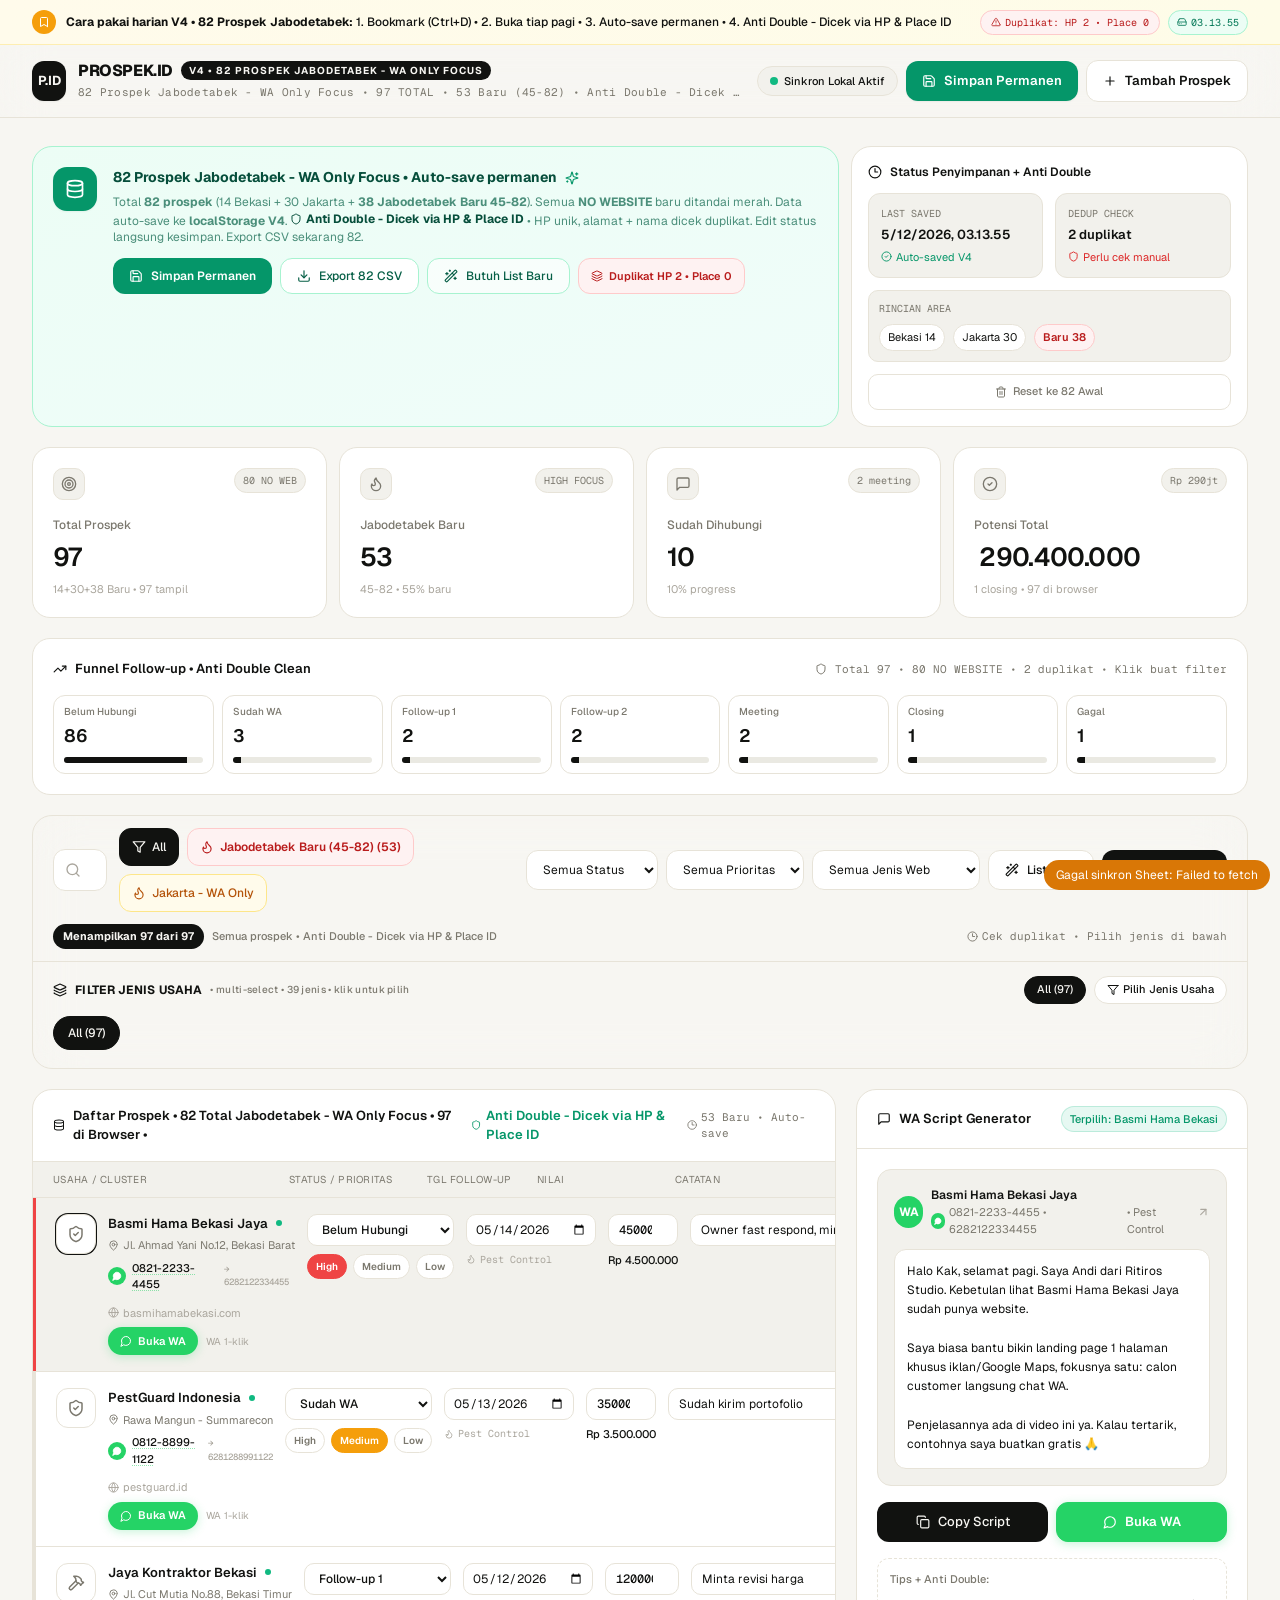
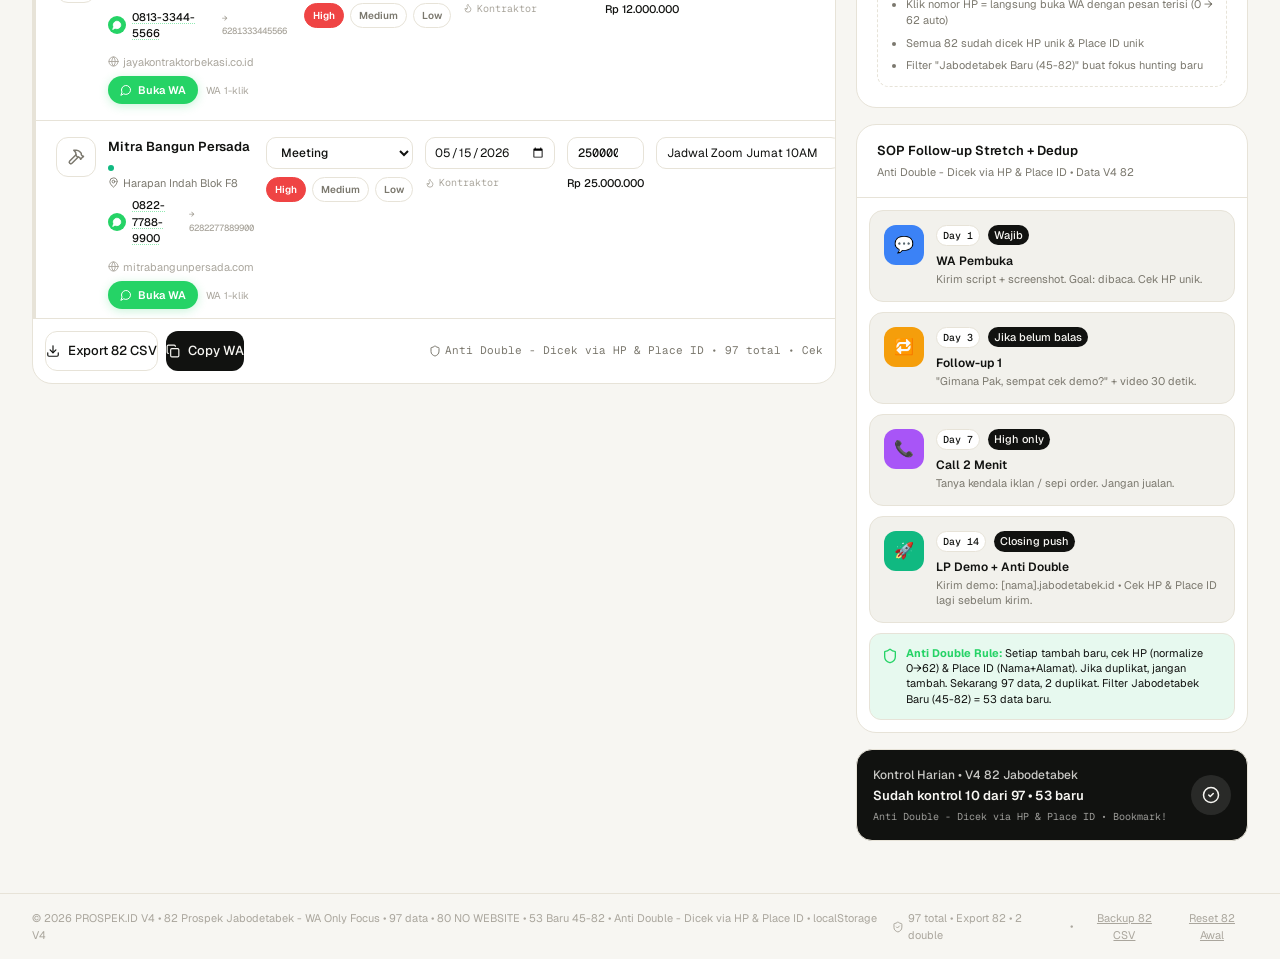
<file: index.html>
<!DOCTYPE html>
<html lang="en">
<head>
  <meta charset="UTF-8">
  <meta name="viewport" content="width=device-width, initial-scale=1">
  <title>React Artifact</title>
  <style>@import url("https://fonts.googleapis.com/css2?family=Geist:wght@400;500;600;700&family=Geist+Mono:wght@400;500&display=swap");*,:after,:before{--tw-border-spacing-x:0;--tw-border-spacing-y:0;--tw-translate-x:0;--tw-translate-y:0;--tw-rotate:0;--tw-skew-x:0;--tw-skew-y:0;--tw-scale-x:1;--tw-scale-y:1;--tw-pan-x: ;--tw-pan-y: ;--tw-pinch-zoom: ;--tw-scroll-snap-strictness:proximity;--tw-gradient-from-position: ;--tw-gradient-via-position: ;--tw-gradient-to-position: ;--tw-ordinal: ;--tw-slashed-zero: ;--tw-numeric-figure: ;--tw-numeric-spacing: ;--tw-numeric-fraction: ;--tw-ring-inset: ;--tw-ring-offset-width:0px;--tw-ring-offset-color:#fff;--tw-ring-color:rgba(59,130,246,.5);--tw-ring-offset-shadow:0 0 #0000;--tw-ring-shadow:0 0 #0000;--tw-shadow:0 0 #0000;--tw-shadow-colored:0 0 #0000;--tw-blur: ;--tw-brightness: ;--tw-contrast: ;--tw-grayscale: ;--tw-hue-rotate: ;--tw-invert: ;--tw-saturate: ;--tw-sepia: ;--tw-drop-shadow: ;--tw-backdrop-blur: ;--tw-backdrop-brightness: ;--tw-backdrop-contrast: ;--tw-backdrop-grayscale: ;--tw-backdrop-hue-rotate: ;--tw-backdrop-invert: ;--tw-backdrop-opacity: ;--tw-backdrop-saturate: ;--tw-backdrop-sepia: ;--tw-contain-size: ;--tw-contain-layout: ;--tw-contain-paint: ;--tw-contain-style: }::backdrop{--tw-border-spacing-x:0;--tw-border-spacing-y:0;--tw-translate-x:0;--tw-translate-y:0;--tw-rotate:0;--tw-skew-x:0;--tw-skew-y:0;--tw-scale-x:1;--tw-scale-y:1;--tw-pan-x: ;--tw-pan-y: ;--tw-pinch-zoom: ;--tw-scroll-snap-strictness:proximity;--tw-gradient-from-position: ;--tw-gradient-via-position: ;--tw-gradient-to-position: ;--tw-ordinal: ;--tw-slashed-zero: ;--tw-numeric-figure: ;--tw-numeric-spacing: ;--tw-numeric-fraction: ;--tw-ring-inset: ;--tw-ring-offset-width:0px;--tw-ring-offset-color:#fff;--tw-ring-color:rgba(59,130,246,.5);--tw-ring-offset-shadow:0 0 #0000;--tw-ring-shadow:0 0 #0000;--tw-shadow:0 0 #0000;--tw-shadow-colored:0 0 #0000;--tw-blur: ;--tw-brightness: ;--tw-contrast: ;--tw-grayscale: ;--tw-hue-rotate: ;--tw-invert: ;--tw-saturate: ;--tw-sepia: ;--tw-drop-shadow: ;--tw-backdrop-blur: ;--tw-backdrop-brightness: ;--tw-backdrop-contrast: ;--tw-backdrop-grayscale: ;--tw-backdrop-hue-rotate: ;--tw-backdrop-invert: ;--tw-backdrop-opacity: ;--tw-backdrop-saturate: ;--tw-backdrop-sepia: ;--tw-contain-size: ;--tw-contain-layout: ;--tw-contain-paint: ;--tw-contain-style: }

/*! tailwindcss v3.4.18 | MIT License | https://tailwindcss.com*/*,:after,:before{box-sizing:border-box;border:0 solid #e5e7eb}:after,:before{--tw-content:""}:host,html{line-height:1.5;-webkit-text-size-adjust:100%;-moz-tab-size:4;-o-tab-size:4;tab-size:4;font-family:ui-sans-serif,system-ui,sans-serif,Apple Color Emoji,Segoe UI Emoji,Segoe UI Symbol,Noto Color Emoji;font-feature-settings:normal;font-variation-settings:normal;-webkit-tap-highlight-color:transparent}body{margin:0;line-height:inherit}hr{height:0;color:inherit;border-top-width:1px}abbr:where([title]){-webkit-text-decoration:underline dotted;text-decoration:underline dotted}h1,h2,h3,h4,h5,h6{font-size:inherit;font-weight:inherit}a{color:inherit;text-decoration:inherit}b,strong{font-weight:bolder}code,kbd,pre,samp{font-family:ui-monospace,SFMono-Regular,Menlo,Monaco,Consolas,Liberation Mono,Courier New,monospace;font-feature-settings:normal;font-variation-settings:normal;font-size:1em}small{font-size:80%}sub,sup{font-size:75%;line-height:0;position:relative;vertical-align:baseline}sub{bottom:-.25em}sup{top:-.5em}table{text-indent:0;border-color:inherit;border-collapse:collapse}button,input,optgroup,select,textarea{font-family:inherit;font-feature-settings:inherit;font-variation-settings:inherit;font-size:100%;font-weight:inherit;line-height:inherit;letter-spacing:inherit;color:inherit;margin:0;padding:0}button,select{text-transform:none}button,input:where([type=button]),input:where([type=reset]),input:where([type=submit]){-webkit-appearance:button;background-color:transparent;background-image:none}:-moz-focusring{outline:auto}:-moz-ui-invalid{box-shadow:none}progress{vertical-align:baseline}::-webkit-inner-spin-button,::-webkit-outer-spin-button{height:auto}[type=search]{-webkit-appearance:textfield;outline-offset:-2px}::-webkit-search-decoration{-webkit-appearance:none}::-webkit-file-upload-button{-webkit-appearance:button;font:inherit}summary{display:list-item}blockquote,dd,dl,figure,h1,h2,h3,h4,h5,h6,hr,p,pre{margin:0}fieldset{margin:0}fieldset,legend{padding:0}menu,ol,ul{list-style:none;margin:0;padding:0}dialog{padding:0}textarea{resize:vertical}input::-moz-placeholder,textarea::-moz-placeholder{opacity:1;color:#9ca3af}input::placeholder,textarea::placeholder{opacity:1;color:#9ca3af}[role=button],button{cursor:pointer}:disabled{cursor:default}audio,canvas,embed,iframe,img,object,svg,video{display:block;vertical-align:middle}img,video{max-width:100%;height:auto}[hidden]:where(:not([hidden=until-found])){display:none}.fixed{position:fixed}.absolute{position:absolute}.relative{position:relative}.sticky{position:sticky}.inset-0{inset:0}.bottom-0{bottom:0}.left-0{left:0}.left-3{left:.75rem}.right-0{right:0}.right-2{right:.5rem}.top-0{top:0}.top-1\/2{top:50%}.top-2{top:.5rem}.top-\[46px\]{top:46px}.top-\[80px\]{top:80px}.z-20{z-index:20}.z-30{z-index:30}.z-40{z-index:40}.z-50{z-index:50}.col-span-12{grid-column:span 12/span 12}.mx-auto{margin-left:auto;margin-right:auto}.mb-2{margin-bottom:.5rem}.mb-3{margin-bottom:.75rem}.mb-4{margin-bottom:1rem}.ml-1{margin-left:.25rem}.ml-2{margin-left:.5rem}.ml-auto{margin-left:auto}.mr-1{margin-right:.25rem}.mt-0\.5{margin-top:.125rem}.mt-1{margin-top:.25rem}.mt-1\.5{margin-top:.375rem}.mt-2{margin-top:.5rem}.mt-2\.5{margin-top:.625rem}.mt-3{margin-top:.75rem}.mt-4{margin-top:1rem}.mt-5{margin-top:1.25rem}.mt-6{margin-top:1.5rem}.flex{display:flex}.inline-flex{display:inline-flex}.table{display:table}.grid{display:grid}.hidden{display:none}.h-1\.5{height:.375rem}.h-10{height:2.5rem}.h-11{height:2.75rem}.h-2{height:.5rem}.h-4{height:1rem}.h-5{height:1.25rem}.h-6{height:1.5rem}.h-7{height:1.75rem}.h-8{height:2rem}.h-9{height:2.25rem}.h-\[18px\]{height:18px}.h-\[28px\]{height:28px}.h-\[30px\]{height:30px}.h-\[32px\]{height:32px}.h-\[34px\]{height:34px}.h-\[36px\]{height:36px}.h-\[38px\]{height:38px}.h-\[40px\]{height:40px}.h-\[42px\]{height:42px}.h-\[44px\]{height:44px}.h-\[46px\]{height:46px}.h-\[48px\]{height:48px}.h-\[68px\]{height:68px}.h-\[72px\]{height:72px}.h-auto{height:auto}.h-full{height:100%}.max-h-\[120px\]{max-height:120px}.max-h-\[220px\]{max-height:220px}.max-h-\[320px\]{max-height:320px}.max-h-\[680px\]{max-height:680px}.max-h-\[720px\]{max-height:720px}.max-h-\[760px\]{max-height:760px}.max-h-\[88vh\]{max-height:88vh}.max-h-\[90vh\]{max-height:90vh}.max-h-\[92vh\]{max-height:92vh}.min-h-\[220px\]{min-height:220px}.min-h-\[240px\]{min-height:240px}.min-h-screen{min-height:100vh}.w-1\.5{width:.375rem}.w-10{width:2.5rem}.w-11{width:2.75rem}.w-2{width:.5rem}.w-4{width:1rem}.w-5{width:1.25rem}.w-6{width:1.5rem}.w-7{width:1.75rem}.w-8{width:2rem}.w-9{width:2.25rem}.w-\[160px\]{width:160px}.w-\[18px\]{width:18px}.w-\[32px\]{width:32px}.w-\[34px\]{width:34px}.w-full{width:100%}.min-w-0{min-width:0}.min-w-\[900px\]{min-width:900px}.max-w-\[1440px\]{max-width:1440px}.max-w-\[420px\]{max-width:420px}.max-w-\[640px\]{max-width:640px}.flex-1{flex:1 1 0%}.shrink-0{flex-shrink:0}.-translate-y-1\/2{--tw-translate-y:-50%;transform:translate(var(--tw-translate-x),var(--tw-translate-y)) rotate(var(--tw-rotate)) skewX(var(--tw-skew-x)) skewY(var(--tw-skew-y)) scaleX(var(--tw-scale-x)) scaleY(var(--tw-scale-y))}@keyframes pulse{50%{opacity:.5}}.animate-pulse{animation:pulse 2s cubic-bezier(.4,0,.6,1) infinite}.cursor-pointer{cursor:pointer}.resize-y{resize:vertical}.list-disc{list-style-type:disc}.grid-cols-1{grid-template-columns:repeat(1,minmax(0,1fr))}.grid-cols-12{grid-template-columns:repeat(12,minmax(0,1fr))}.grid-cols-2{grid-template-columns:repeat(2,minmax(0,1fr))}.grid-cols-3{grid-template-columns:repeat(3,minmax(0,1fr))}.grid-cols-4{grid-template-columns:repeat(4,minmax(0,1fr))}.grid-cols-5{grid-template-columns:repeat(5,minmax(0,1fr))}.grid-cols-\[1\.6fr_0\.9fr_0\.7fr_0\.9fr_1fr\]{grid-template-columns:1.6fr .9fr .7fr .9fr 1fr}.flex-col{flex-direction:column}.flex-wrap{flex-wrap:wrap}.items-start{align-items:flex-start}.items-end{align-items:flex-end}.items-center{align-items:center}.justify-center{justify-content:center}.justify-between{justify-content:space-between}.gap-1{gap:.25rem}.gap-1\.5{gap:.375rem}.gap-2{gap:.5rem}.gap-2\.5{gap:.625rem}.gap-3{gap:.75rem}.gap-4{gap:1rem}.space-y-1\.5>:not([hidden])~:not([hidden]){--tw-space-y-reverse:0;margin-top:calc(.375rem*(1 - var(--tw-space-y-reverse)));margin-bottom:calc(.375rem*var(--tw-space-y-reverse))}.space-y-2\.5>:not([hidden])~:not([hidden]){--tw-space-y-reverse:0;margin-top:calc(.625rem*(1 - var(--tw-space-y-reverse)));margin-bottom:calc(.625rem*var(--tw-space-y-reverse))}.space-y-3>:not([hidden])~:not([hidden]){--tw-space-y-reverse:0;margin-top:calc(.75rem*(1 - var(--tw-space-y-reverse)));margin-bottom:calc(.75rem*var(--tw-space-y-reverse))}.space-y-4>:not([hidden])~:not([hidden]){--tw-space-y-reverse:0;margin-top:calc(1rem*(1 - var(--tw-space-y-reverse)));margin-bottom:calc(1rem*var(--tw-space-y-reverse))}.space-y-5>:not([hidden])~:not([hidden]){--tw-space-y-reverse:0;margin-top:calc(1.25rem*(1 - var(--tw-space-y-reverse)));margin-bottom:calc(1.25rem*var(--tw-space-y-reverse))}.divide-y>:not([hidden])~:not([hidden]){--tw-divide-y-reverse:0;border-top-width:calc(1px*(1 - var(--tw-divide-y-reverse)));border-bottom-width:calc(1px*var(--tw-divide-y-reverse))}.divide-\[var\(--border\)\]>:not([hidden])~:not([hidden]){border-color:var(--border)}.self-end{align-self:flex-end}.overflow-auto{overflow:auto}.overflow-hidden{overflow:hidden}.overflow-x-auto{overflow-x:auto}.overflow-y-auto{overflow-y:auto}.overflow-x-clip{overflow-x:clip}.truncate{overflow:hidden;text-overflow:ellipsis}.truncate,.whitespace-nowrap{white-space:nowrap}.whitespace-pre-wrap{white-space:pre-wrap}.rounded{border-radius:.25rem}.rounded-\[10px\]{border-radius:10px}.rounded-\[12px\]{border-radius:12px}.rounded-\[14px\]{border-radius:14px}.rounded-\[16px\]{border-radius:16px}.rounded-\[18px\]{border-radius:18px}.rounded-\[20px\]{border-radius:20px}.rounded-\[6px\]{border-radius:6px}.rounded-\[7px\]{border-radius:7px}.rounded-\[9px\]{border-radius:9px}.rounded-full{border-radius:9999px}.rounded-t-\[24px\]{border-top-left-radius:24px;border-top-right-radius:24px}.border{border-width:1px}.border-2{border-width:2px}.border-y{border-top-width:1px}.border-b,.border-y{border-bottom-width:1px}.border-l-\[3px\]{border-left-width:3px}.border-t{border-top-width:1px}.border-dashed{border-style:dashed}.border-\[\#25D366\]{--tw-border-opacity:1;border-color:rgb(37 211 102/var(--tw-border-opacity,1))}.border-\[var\(--border\)\]{border-color:var(--border)}.border-\[var\(--text\)\]{border-color:var(--text)}.border-\[var\(--wa\)\]{border-color:var(--wa)}.border-amber-200{--tw-border-opacity:1;border-color:rgb(253 230 138/var(--tw-border-opacity,1))}.border-amber-200\/60{border-color:hsla(48,97%,77%,.6)}.border-amber-500{--tw-border-opacity:1;border-color:rgb(245 158 11/var(--tw-border-opacity,1))}.border-amber-600{--tw-border-opacity:1;border-color:rgb(217 119 6/var(--tw-border-opacity,1))}.border-blue-200{--tw-border-opacity:1;border-color:rgb(191 219 254/var(--tw-border-opacity,1))}.border-emerald-200{--tw-border-opacity:1;border-color:rgb(167 243 208/var(--tw-border-opacity,1))}.border-emerald-500{--tw-border-opacity:1;border-color:rgb(16 185 129/var(--tw-border-opacity,1))}.border-emerald-500\/20{border-color:rgba(16,185,129,.2)}.border-purple-200{--tw-border-opacity:1;border-color:rgb(233 213 255/var(--tw-border-opacity,1))}.border-red-200{--tw-border-opacity:1;border-color:rgb(254 202 202/var(--tw-border-opacity,1))}.border-red-500{--tw-border-opacity:1;border-color:rgb(239 68 68/var(--tw-border-opacity,1))}.border-red-600{--tw-border-opacity:1;border-color:rgb(220 38 38/var(--tw-border-opacity,1))}.border-white{--tw-border-opacity:1;border-color:rgb(255 255 255/var(--tw-border-opacity,1))}.border-l-amber-500{--tw-border-opacity:1;border-left-color:rgb(245 158 11/var(--tw-border-opacity,1))}.border-l-emerald-500{--tw-border-opacity:1;border-left-color:rgb(16 185 129/var(--tw-border-opacity,1))}.border-l-red-500{--tw-border-opacity:1;border-left-color:rgb(239 68 68/var(--tw-border-opacity,1))}.bg-\[\#0e0e0f\]{--tw-bg-opacity:1;background-color:rgb(14 14 15/var(--tw-bg-opacity,1))}.bg-\[\#25D366\]{--tw-bg-opacity:1;background-color:rgb(37 211 102/var(--tw-bg-opacity,1))}.bg-\[\#fef2f2\]{--tw-bg-opacity:1;background-color:rgb(254 242 242/var(--tw-bg-opacity,1))}.bg-\[var\(--bg\)\]{background-color:var(--bg)}.bg-\[var\(--border\)\]{background-color:var(--border)}.bg-\[var\(--primary-soft\)\]{background-color:var(--primary-soft)}.bg-\[var\(--surface\)\]{background-color:var(--surface)}.bg-\[var\(--surface-2\)\]{background-color:var(--surface-2)}.bg-\[var\(--surface-3\)\]{background-color:var(--surface-3)}.bg-\[var\(--text\)\]{background-color:var(--text)}.bg-\[var\(--wa\)\]{background-color:var(--wa)}.bg-amber-100{--tw-bg-opacity:1;background-color:rgb(254 243 199/var(--tw-bg-opacity,1))}.bg-amber-50{--tw-bg-opacity:1;background-color:rgb(255 251 235/var(--tw-bg-opacity,1))}.bg-amber-50\/50{background-color:rgba(255,251,235,.5)}.bg-amber-500{--tw-bg-opacity:1;background-color:rgb(245 158 11/var(--tw-bg-opacity,1))}.bg-amber-600{--tw-bg-opacity:1;background-color:rgb(217 119 6/var(--tw-bg-opacity,1))}.bg-black\/40{background-color:rgba(0,0,0,.4)}.bg-black\/50{background-color:rgba(0,0,0,.5)}.bg-blue-100{--tw-bg-opacity:1;background-color:rgb(219 234 254/var(--tw-bg-opacity,1))}.bg-blue-50{--tw-bg-opacity:1;background-color:rgb(239 246 255/var(--tw-bg-opacity,1))}.bg-blue-500{--tw-bg-opacity:1;background-color:rgb(59 130 246/var(--tw-bg-opacity,1))}.bg-emerald-100{--tw-bg-opacity:1;background-color:rgb(209 250 229/var(--tw-bg-opacity,1))}.bg-emerald-50{--tw-bg-opacity:1;background-color:rgb(236 253 245/var(--tw-bg-opacity,1))}.bg-emerald-500{--tw-bg-opacity:1;background-color:rgb(16 185 129/var(--tw-bg-opacity,1))}.bg-emerald-500\/10{background-color:rgba(16,185,129,.1)}.bg-emerald-600{--tw-bg-opacity:1;background-color:rgb(5 150 105/var(--tw-bg-opacity,1))}.bg-purple-100{--tw-bg-opacity:1;background-color:rgb(243 232 255/var(--tw-bg-opacity,1))}.bg-purple-50{--tw-bg-opacity:1;background-color:rgb(250 245 255/var(--tw-bg-opacity,1))}.bg-purple-500{--tw-bg-opacity:1;background-color:rgb(168 85 247/var(--tw-bg-opacity,1))}.bg-red-50{--tw-bg-opacity:1;background-color:rgb(254 242 242/var(--tw-bg-opacity,1))}.bg-red-500{--tw-bg-opacity:1;background-color:rgb(239 68 68/var(--tw-bg-opacity,1))}.bg-red-600{--tw-bg-opacity:1;background-color:rgb(220 38 38/var(--tw-bg-opacity,1))}.bg-white{--tw-bg-opacity:1;background-color:rgb(255 255 255/var(--tw-bg-opacity,1))}.bg-white\/10{background-color:hsla(0,0%,100%,.1)}.bg-white\/20{background-color:hsla(0,0%,100%,.2)}.bg-white\/60{background-color:hsla(0,0%,100%,.6)}.bg-zinc-400{--tw-bg-opacity:1;background-color:rgb(161 161 170/var(--tw-bg-opacity,1))}.bg-gradient-to-br{background-image:linear-gradient(to bottom right,var(--tw-gradient-stops))}.bg-gradient-to-r{background-image:linear-gradient(to right,var(--tw-gradient-stops))}.from-\[var\(--primary-soft\)\]{--tw-gradient-from:var(--primary-soft) var(--tw-gradient-from-position);--tw-gradient-to:hsla(0,0%,100%,0) var(--tw-gradient-to-position);--tw-gradient-stops:var(--tw-gradient-from),var(--tw-gradient-to)}.from-amber-50{--tw-gradient-from:#fffbeb var(--tw-gradient-from-position);--tw-gradient-to:rgba(255,251,235,0) var(--tw-gradient-to-position);--tw-gradient-stops:var(--tw-gradient-from),var(--tw-gradient-to)}.from-emerald-50{--tw-gradient-from:#ecfdf5 var(--tw-gradient-from-position);--tw-gradient-to:rgba(236,253,245,0) var(--tw-gradient-to-position);--tw-gradient-stops:var(--tw-gradient-from),var(--tw-gradient-to)}.to-\[\#dcfce7\]{--tw-gradient-to:#dcfce7 var(--tw-gradient-to-position)}.to-teal-50{--tw-gradient-to:#f0fdfa var(--tw-gradient-to-position)}.to-yellow-50{--tw-gradient-to:#fefce8 var(--tw-gradient-to-position)}.fill-white{fill:#fff}.stroke-white{stroke:#fff}.p-0{padding:0}.p-1{padding:.25rem}.p-10{padding:2.5rem}.p-12{padding:3rem}.p-2{padding:.5rem}.p-2\.5{padding:.625rem}.p-3{padding:.75rem}.p-3\.5{padding:.875rem}.p-4{padding:1rem}.p-5{padding:1.25rem}.p-6{padding:1.5rem}.px-1{padding-left:.25rem;padding-right:.25rem}.px-1\.5{padding-left:.375rem;padding-right:.375rem}.px-2{padding-left:.5rem;padding-right:.5rem}.px-2\.5{padding-left:.625rem;padding-right:.625rem}.px-3{padding-left:.75rem;padding-right:.75rem}.px-3\.5{padding-left:.875rem;padding-right:.875rem}.px-4{padding-left:1rem;padding-right:1rem}.px-5{padding-left:1.25rem;padding-right:1.25rem}.px-6{padding-left:1.5rem;padding-right:1.5rem}.py-0\.5{padding-top:.125rem;padding-bottom:.125rem}.py-1{padding-top:.25rem;padding-bottom:.25rem}.py-1\.5{padding-top:.375rem;padding-bottom:.375rem}.py-2{padding-top:.5rem;padding-bottom:.5rem}.py-2\.5{padding-top:.625rem;padding-bottom:.625rem}.py-3{padding-top:.75rem;padding-bottom:.75rem}.py-3\.5{padding-top:.875rem;padding-bottom:.875rem}.py-4{padding-top:1rem;padding-bottom:1rem}.py-5{padding-top:1.25rem;padding-bottom:1.25rem}.pb-1{padding-bottom:.25rem}.pl-10{padding-left:2.5rem}.pl-4{padding-left:1rem}.pr-3{padding-right:.75rem}.text-left{text-align:left}.text-center{text-align:center}.font-mono{font-family:ui-monospace,SFMono-Regular,Menlo,Monaco,Consolas,Liberation Mono,Courier New,monospace}.text-\[10px\]{font-size:10px}.text-\[11px\]{font-size:11px}.text-\[12px\]{font-size:12px}.text-\[13px\]{font-size:13px}.text-\[14px\]{font-size:14px}.text-\[15px\]{font-size:15px}.text-\[16px\]{font-size:16px}.text-\[17px\]{font-size:17px}.text-\[18px\]{font-size:18px}.text-\[22px\]{font-size:22px}.text-\[26px\]{font-size:26px}.text-\[8px\]{font-size:8px}.text-\[9px\]{font-size:9px}.font-bold{font-weight:700}.font-extrabold{font-weight:800}.font-medium{font-weight:500}.font-semibold{font-weight:600}.uppercase{text-transform:uppercase}.leading-\[1\.6\]{line-height:1.6}.leading-none{line-height:1}.leading-snug{line-height:1.375}.leading-tight{line-height:1.25}.tracking-tight{letter-spacing:-.025em}.tracking-wide{letter-spacing:.025em}.tracking-widest{letter-spacing:.1em}.text-\[\#f5f3ef\]{--tw-text-opacity:1;color:rgb(245 243 239/var(--tw-text-opacity,1))}.text-\[var\(--bg\)\]{color:var(--bg)}.text-\[var\(--primary\)\]{color:var(--primary)}.text-\[var\(--text\)\]{color:var(--text)}.text-\[var\(--text-faint\)\]{color:var(--text-faint)}.text-\[var\(--text-muted\)\]{color:var(--text-muted)}.text-\[var\(--wa\)\]{color:var(--wa)}.text-\[var\(--wa-dark\)\]{color:var(--wa-dark)}.text-amber-600{--tw-text-opacity:1;color:rgb(217 119 6/var(--tw-text-opacity,1))}.text-amber-700{--tw-text-opacity:1;color:rgb(180 83 9/var(--tw-text-opacity,1))}.text-amber-800\/70{color:rgba(146,64,14,.7)}.text-amber-900{--tw-text-opacity:1;color:rgb(120 53 15/var(--tw-text-opacity,1))}.text-black{--tw-text-opacity:1;color:rgb(0 0 0/var(--tw-text-opacity,1))}.text-blue-700{--tw-text-opacity:1;color:rgb(29 78 216/var(--tw-text-opacity,1))}.text-emerald-600{--tw-text-opacity:1;color:rgb(5 150 105/var(--tw-text-opacity,1))}.text-emerald-700{--tw-text-opacity:1;color:rgb(4 120 87/var(--tw-text-opacity,1))}.text-emerald-800{--tw-text-opacity:1;color:rgb(6 95 70/var(--tw-text-opacity,1))}.text-emerald-800\/70{color:rgba(6,95,70,.7)}.text-emerald-900{--tw-text-opacity:1;color:rgb(6 78 59/var(--tw-text-opacity,1))}.text-purple-700{--tw-text-opacity:1;color:rgb(126 34 206/var(--tw-text-opacity,1))}.text-red-600{--tw-text-opacity:1;color:rgb(220 38 38/var(--tw-text-opacity,1))}.text-red-700{--tw-text-opacity:1;color:rgb(185 28 28/var(--tw-text-opacity,1))}.text-red-800{--tw-text-opacity:1;color:rgb(153 27 27/var(--tw-text-opacity,1))}.text-white{--tw-text-opacity:1;color:rgb(255 255 255/var(--tw-text-opacity,1))}.underline{text-decoration-line:underline}.decoration-\[\#25D366\]\/50{text-decoration-color:rgba(37,211,102,.5)}.decoration-dotted{text-decoration-style:dotted}.underline-offset-2{text-underline-offset:2px}.antialiased{-webkit-font-smoothing:antialiased;-moz-osx-font-smoothing:grayscale}.opacity-60{opacity:.6}.opacity-70{opacity:.7}.opacity-80{opacity:.8}.shadow{--tw-shadow:0 1px 3px 0 rgba(0,0,0,.1),0 1px 2px -1px rgba(0,0,0,.1);--tw-shadow-colored:0 1px 3px 0 var(--tw-shadow-color),0 1px 2px -1px var(--tw-shadow-color)}.shadow,.shadow-2xl{box-shadow:var(--tw-ring-offset-shadow,0 0 #0000),var(--tw-ring-shadow,0 0 #0000),var(--tw-shadow)}.shadow-2xl{--tw-shadow:0 25px 50px -12px rgba(0,0,0,.25);--tw-shadow-colored:0 25px 50px -12px var(--tw-shadow-color)}.shadow-\[0_2px_10px_rgba\(37\2c 211\2c 102\2c 0\.25\)\]{--tw-shadow:0 2px 10px rgba(37,211,102,.25);--tw-shadow-colored:0 2px 10px var(--tw-shadow-color)}.shadow-\[0_2px_10px_rgba\(37\2c 211\2c 102\2c 0\.25\)\],.shadow-sm{box-shadow:var(--tw-ring-offset-shadow,0 0 #0000),var(--tw-ring-shadow,0 0 #0000),var(--tw-shadow)}.shadow-sm{--tw-shadow:0 1px 2px 0 rgba(0,0,0,.05);--tw-shadow-colored:0 1px 2px 0 var(--tw-shadow-color)}.shadow-xl{--tw-shadow:0 20px 25px -5px rgba(0,0,0,.1),0 8px 10px -6px rgba(0,0,0,.1);--tw-shadow-colored:0 20px 25px -5px var(--tw-shadow-color),0 8px 10px -6px var(--tw-shadow-color);box-shadow:var(--tw-ring-offset-shadow,0 0 #0000),var(--tw-ring-shadow,0 0 #0000),var(--tw-shadow)}.shadow-\[var\(--shadow\)\]{--tw-shadow-color:var(--shadow);--tw-shadow:var(--tw-shadow-colored)}.shadow-\[var\(--shadow-wa\)\]{--tw-shadow-color:var(--shadow-wa);--tw-shadow:var(--tw-shadow-colored)}.outline-none{outline:2px solid transparent;outline-offset:2px}.ring-1{--tw-ring-offset-shadow:var(--tw-ring-inset) 0 0 0 var(--tw-ring-offset-width) var(--tw-ring-offset-color);--tw-ring-shadow:var(--tw-ring-inset) 0 0 0 calc(1px + var(--tw-ring-offset-width)) var(--tw-ring-color);box-shadow:var(--tw-ring-offset-shadow),var(--tw-ring-shadow),var(--tw-shadow,0 0 #0000)}.ring-\[var\(--text\)\]{--tw-ring-color:var(--text)}.filter{filter:var(--tw-blur) var(--tw-brightness) var(--tw-contrast) var(--tw-grayscale) var(--tw-hue-rotate) var(--tw-invert) var(--tw-saturate) var(--tw-sepia) var(--tw-drop-shadow)}.backdrop-blur-sm{--tw-backdrop-blur:blur(4px)}.backdrop-blur-sm,.backdrop-blur-xl{backdrop-filter:var(--tw-backdrop-blur) var(--tw-backdrop-brightness) var(--tw-backdrop-contrast) var(--tw-backdrop-grayscale) var(--tw-backdrop-hue-rotate) var(--tw-backdrop-invert) var(--tw-backdrop-opacity) var(--tw-backdrop-saturate) var(--tw-backdrop-sepia)}.backdrop-blur-xl{--tw-backdrop-blur:blur(24px)}.transition{transition-property:color,background-color,border-color,text-decoration-color,fill,stroke,opacity,box-shadow,transform,filter,backdrop-filter;transition-timing-function:cubic-bezier(.4,0,.2,1);transition-duration:.15s}.transition-all{transition-property:all;transition-timing-function:cubic-bezier(.4,0,.2,1);transition-duration:.15s}:root{--bg:#f7f6f2;--surface:#fff;--surface-2:#f2f1ec;--surface-3:#eae9e2;--border:#e7e3d8;--border-strong:#d7d2c3;--text:#111210;--text-muted:#7b786e;--text-faint:#aaa69d;--primary:#25d366;--primary-dark:#128c7e;--primary-soft:#e7f9ef;--wa:#25d366;--wa-dark:#128c7e;--high:#ef4444;--med:#f59e0b;--low:#10b981;--shadow:0 8px 30px rgba(17,18,16,.06);--shadow-wa:0 8px 24px rgba(37,211,102,.24)}@media (prefers-color-scheme:dark){:root{--bg:#0c0f0d;--surface:#161a18;--surface-2:#1d221f;--surface-3:#262c28;--border:#262c28;--border-strong:#333a35;--text:#eef4ef;--text-muted:#9aa39a;--text-faint:#5c6660;--primary:#25d366;--primary-dark:#1eb85a;--primary-soft:#13281a;--shadow:0 16px 50px rgba(0,0,0,.45);--shadow-wa:0 8px 28px rgba(37,211,102,.18)}}*{font-family:Geist,sans-serif}.mono{font-family:Geist Mono,monospace}::-webkit-scrollbar{width:6px;height:6px}::-webkit-scrollbar-thumb{background:var(--border-strong);border-radius:999px}@keyframes waPulse{0%{box-shadow:0 0 0 0 rgba(37,211,102,.35)}70%{box-shadow:0 0 0 10px rgba(37,211,102,0)}to{box-shadow:0 0 0 0 rgba(37,211,102,0)}}.placeholder\:text-\[var\(--text-faint\)\]::-moz-placeholder{color:var(--text-faint)}.placeholder\:text-\[var\(--text-faint\)\]::placeholder{color:var(--text-faint)}.hover\:border-\[var\(--border-strong\)\]:hover{border-color:var(--border-strong)}.hover\:border-\[var\(--text\)\]:hover{border-color:var(--text)}.hover\:bg-\[\#128C7E\]:hover{--tw-bg-opacity:1;background-color:rgb(18 140 126/var(--tw-bg-opacity,1))}.hover\:bg-\[var\(--surface-2\)\]:hover{background-color:var(--surface-2)}.hover\:bg-\[var\(--wa-dark\)\]:hover{background-color:var(--wa-dark)}.hover\:bg-amber-100:hover{--tw-bg-opacity:1;background-color:rgb(254 243 199/var(--tw-bg-opacity,1))}.hover\:bg-amber-200:hover{--tw-bg-opacity:1;background-color:rgb(253 230 138/var(--tw-bg-opacity,1))}.hover\:bg-blue-200:hover{--tw-bg-opacity:1;background-color:rgb(191 219 254/var(--tw-bg-opacity,1))}.hover\:bg-emerald-200:hover{--tw-bg-opacity:1;background-color:rgb(167 243 208/var(--tw-bg-opacity,1))}.hover\:bg-emerald-50:hover{--tw-bg-opacity:1;background-color:rgb(236 253 245/var(--tw-bg-opacity,1))}.hover\:bg-emerald-700:hover{--tw-bg-opacity:1;background-color:rgb(4 120 87/var(--tw-bg-opacity,1))}.hover\:bg-purple-200:hover{--tw-bg-opacity:1;background-color:rgb(233 213 255/var(--tw-bg-opacity,1))}.hover\:bg-red-100:hover{--tw-bg-opacity:1;background-color:rgb(254 226 226/var(--tw-bg-opacity,1))}.hover\:bg-white:hover{--tw-bg-opacity:1;background-color:rgb(255 255 255/var(--tw-bg-opacity,1))}.hover\:bg-white\/30:hover{background-color:hsla(0,0%,100%,.3)}.hover\:text-\[\#128C7E\]:hover{--tw-text-opacity:1;color:rgb(18 140 126/var(--tw-text-opacity,1))}.hover\:text-\[var\(--text\)\]:hover{color:var(--text)}.hover\:text-red-500:hover{--tw-text-opacity:1;color:rgb(239 68 68/var(--tw-text-opacity,1))}.hover\:text-red-600:hover{--tw-text-opacity:1;color:rgb(220 38 38/var(--tw-text-opacity,1))}.hover\:underline:hover{text-decoration-line:underline}.hover\:opacity-90:hover{opacity:.9}.hover\:shadow-sm:hover{--tw-shadow:0 1px 2px 0 rgba(0,0,0,.05);--tw-shadow-colored:0 1px 2px 0 var(--tw-shadow-color);box-shadow:var(--tw-ring-offset-shadow,0 0 #0000),var(--tw-ring-shadow,0 0 #0000),var(--tw-shadow)}.focus\:border-\[var\(--text\)\]:focus{border-color:var(--text)}.focus\:border-\[var\(--wa\)\]:focus{border-color:var(--wa)}.group:hover .group-hover\:border-\[var\(--border-strong\)\]{border-color:var(--border-strong)}.group:hover .group-hover\:border-\[var\(--wa\)\]{border-color:var(--wa)}.group\/phone:hover .group-hover\/phone\:bg-\[\#128C7E\]{--tw-bg-opacity:1;background-color:rgb(18 140 126/var(--tw-bg-opacity,1))}.dark\:border-amber-900\/30:is(.dark *){border-color:rgba(120,53,15,.3)}.dark\:border-red-900\/30:is(.dark *){border-color:rgba(127,29,29,.3)}.dark\:border-red-900\/40:is(.dark *){border-color:rgba(127,29,29,.4)}.dark\:bg-\[\#2a1515\]:is(.dark *){--tw-bg-opacity:1;background-color:rgb(42 21 21/var(--tw-bg-opacity,1))}.dark\:bg-\[var\(--surface\)\]:is(.dark *){background-color:var(--surface)}.dark\:bg-amber-950\/10:is(.dark *){background-color:rgba(69,26,3,.1)}.dark\:bg-amber-950\/20:is(.dark *){background-color:rgba(69,26,3,.2)}.dark\:bg-red-950\/20:is(.dark *){background-color:rgba(69,10,10,.2)}.dark\:from-\[\#0f2818\]:is(.dark *){--tw-gradient-from:#0f2818 var(--tw-gradient-from-position);--tw-gradient-to:rgba(15,40,24,0) var(--tw-gradient-to-position);--tw-gradient-stops:var(--tw-gradient-from),var(--tw-gradient-to)}.dark\:from-amber-950\/20:is(.dark *){--tw-gradient-from:rgba(69,26,3,.2) var(--tw-gradient-from-position);--tw-gradient-to:rgba(69,26,3,0) var(--tw-gradient-to-position);--tw-gradient-stops:var(--tw-gradient-from),var(--tw-gradient-to)}.dark\:from-amber-950\/30:is(.dark *){--tw-gradient-from:rgba(69,26,3,.3) var(--tw-gradient-from-position);--tw-gradient-to:rgba(69,26,3,0) var(--tw-gradient-to-position);--tw-gradient-stops:var(--tw-gradient-from),var(--tw-gradient-to)}.dark\:from-emerald-950\/20:is(.dark *){--tw-gradient-from:rgba(2,44,34,.2) var(--tw-gradient-from-position);--tw-gradient-to:rgba(2,44,34,0) var(--tw-gradient-to-position);--tw-gradient-stops:var(--tw-gradient-from),var(--tw-gradient-to)}.dark\:to-\[\#13281a\]:is(.dark *){--tw-gradient-to:#13281a var(--tw-gradient-to-position)}.dark\:to-teal-950\/10:is(.dark *){--tw-gradient-to:rgba(4,47,46,.1) var(--tw-gradient-to-position)}.dark\:to-yellow-950\/10:is(.dark *){--tw-gradient-to:rgba(66,32,6,.1) var(--tw-gradient-to-position)}.dark\:to-yellow-950\/20:is(.dark *){--tw-gradient-to:rgba(66,32,6,.2) var(--tw-gradient-to-position)}.dark\:text-amber-100:is(.dark *){--tw-text-opacity:1;color:rgb(254 243 199/var(--tw-text-opacity,1))}.dark\:text-amber-200\/60:is(.dark *){color:hsla(48,97%,77%,.6)}.dark\:text-amber-300:is(.dark *){--tw-text-opacity:1;color:rgb(252 211 77/var(--tw-text-opacity,1))}.dark\:text-emerald-100:is(.dark *){--tw-text-opacity:1;color:rgb(209 250 229/var(--tw-text-opacity,1))}.dark\:text-emerald-200:is(.dark *){--tw-text-opacity:1;color:rgb(167 243 208/var(--tw-text-opacity,1))}.dark\:text-emerald-200\/70:is(.dark *){color:rgba(167,243,208,.7)}.dark\:text-red-200:is(.dark *){--tw-text-opacity:1;color:rgb(254 202 202/var(--tw-text-opacity,1))}@media (min-width:1024px){.lg\:col-span-4{grid-column:span 4/span 4}.lg\:col-span-5{grid-column:span 5/span 5}.lg\:col-span-7{grid-column:span 7/span 7}.lg\:col-span-8{grid-column:span 8/span 8}.lg\:mt-0{margin-top:0}.lg\:block{display:block}.lg\:inline{display:inline}.lg\:flex{display:flex}.lg\:inline-flex{display:inline-flex}.lg\:grid{display:grid}.lg\:hidden{display:none}.lg\:h-\[48px\]{height:48px}.lg\:max-w-\[520px\]{max-width:520px}.lg\:max-w-\[640px\]{max-width:640px}.lg\:flex-none{flex:none}.lg\:grid-cols-4{grid-template-columns:repeat(4,minmax(0,1fr))}.lg\:grid-cols-7{grid-template-columns:repeat(7,minmax(0,1fr))}.lg\:grid-cols-\[1\.6fr_0\.9fr_0\.7fr_0\.9fr_1fr\]{grid-template-columns:1.6fr .9fr .7fr .9fr 1fr}.lg\:flex-row{flex-direction:row}.lg\:items-center{align-items:center}.lg\:gap-5{gap:1.25rem}.lg\:self-auto{align-self:auto}.lg\:rounded-\[24px\]{border-radius:24px}.lg\:p-4{padding:1rem}.lg\:p-5{padding:1.25rem}.lg\:px-4{padding-left:1rem;padding-right:1rem}.lg\:px-5{padding-left:1.25rem;padding-right:1.25rem}.lg\:px-8{padding-left:2rem;padding-right:2rem}.lg\:py-0{padding-top:0;padding-bottom:0}.lg\:py-6{padding-top:1.5rem;padding-bottom:1.5rem}.lg\:py-7{padding-top:1.75rem;padding-bottom:1.75rem}.lg\:text-\[12px\]{font-size:12px}.lg\:text-\[13px\]{font-size:13px}}@media (min-width:1280px){.xl\:col-span-4{grid-column:span 4/span 4}.xl\:col-span-8{grid-column:span 8/span 8}}</style>
<link rel="stylesheet" href="overrides.css">
</head>
<body>
  <div id="root"></div>
  
  <script type="module">var l0=Object.create;var{getPrototypeOf:u0,defineProperty:So,getOwnPropertyNames:o0}=Object;var i0=Object.prototype.hasOwnProperty;var un=(e,n,t)=>{t=e!=null?l0(u0(e)):{};let r=n||!e||!e.__esModule?So(t,"default",{value:e,enumerable:!0}):t;for(let l of o0(e))if(!i0.call(r,l))So(r,l,{get:()=>e[l],enumerable:!0});return r};var Kl=(e,n)=>()=>(n||e((n={exports:{}}).exports,n),n.exports);var a0=(e,n)=>{for(var t in n)So(e,t,{get:n[t],enumerable:!0,configurable:!0,set:(r)=>n[t]=()=>r})};var f0=(e,n)=>()=>(e&&(n=e(e=0)),n);var qn=Kl((z0)=>{var cr=Symbol.for("react.element"),c0=Symbol.for("react.portal"),d0=Symbol.for("react.fragment"),s0=Symbol.for("react.strict_mode"),p0=Symbol.for("react.profiler"),v0=Symbol.for("react.provider"),y0=Symbol.for("react.context"),h0=Symbol.for("react.forward_ref"),m0=Symbol.for("react.suspense"),g0=Symbol.for("react.memo"),w0=Symbol.for("react.lazy"),rf=Symbol.iterator;function k0(e){if(e===null||typeof e!=="object")return null;return e=rf&&e[rf]||e["@@iterator"],typeof e==="function"?e:null}var of={isMounted:function(){return!1},enqueueForceUpdate:function(){},enqueueReplaceState:function(){},enqueueSetState:function(){}},af=Object.assign,ff={};function Et(e,n,t){this.props=e,this.context=n,this.refs=ff,this.updater=t||of}Et.prototype.isReactComponent={};Et.prototype.setState=function(e,n){if(typeof e!=="object"&&typeof e!=="function"&&e!=null)throw Error("setState(...): takes an object of state variables to update or a function which returns an object of state variables.");this.updater.enqueueSetState(this,e,n,"setState")};Et.prototype.forceUpdate=function(e){this.updater.enqueueForceUpdate(this,e,"forceUpdate")};function cf(){}cf.prototype=Et.prototype;function _o(e,n,t){this.props=e,this.context=n,this.refs=ff,this.updater=t||of}var Co=_o.prototype=new cf;Co.constructor=_o;af(Co,Et.prototype);Co.isPureReactComponent=!0;var lf=Array.isArray,df=Object.prototype.hasOwnProperty,zo={current:null},sf={key:!0,ref:!0,__self:!0,__source:!0};function pf(e,n,t){var r,l={},u=null,o=null;if(n!=null)for(r in n.ref!==void 0&&(o=n.ref),n.key!==void 0&&(u=""+n.key),n)df.call(n,r)&&!sf.hasOwnProperty(r)&&(l[r]=n[r]);var i=arguments.length-2;if(i===1)l.children=t;else if(1<i){for(var a=Array(i),p=0;p<i;p++)a[p]=arguments[p+2];l.children=a}if(e&&e.defaultProps)for(r in i=e.defaultProps,i)l[r]===void 0&&(l[r]=i[r]);return{$$typeof:cr,type:e,key:u,ref:o,props:l,_owner:zo.current}}function S0(e,n){return{$$typeof:cr,type:e.type,key:n,ref:e.ref,props:e.props,_owner:e._owner}}function No(e){return typeof e==="object"&&e!==null&&e.$$typeof===cr}function E0(e){var n={"=":"=0",":":"=2"};return"$"+e.replace(/[=:]/g,function(t){return n[t]})}var uf=/\/+/g;function Eo(e,n){return typeof e==="object"&&e!==null&&e.key!=null?E0(""+e.key):n.toString(36)}function Ll(e,n,t,r,l){var u=typeof e;if(u==="undefined"||u==="boolean")e=null;var o=!1;if(e===null)o=!0;else switch(u){case"string":case"number":o=!0;break;case"object":switch(e.$$typeof){case cr:case c0:o=!0}}if(o)return o=e,l=l(o),e=r===""?"."+Eo(o,0):r,lf(l)?(t="",e!=null&&(t=e.replace(uf,"$&/")+"/"),Ll(l,n,t,"",function(p){return p})):l!=null&&(No(l)&&(l=S0(l,t+(!l.key||o&&o.key===l.key?"":(""+l.key).replace(uf,"$&/")+"/")+e)),n.push(l)),1;if(o=0,r=r===""?".":r+":",lf(e))for(var i=0;i<e.length;i++){u=e[i];var a=r+Eo(u,i);o+=Ll(u,n,t,a,l)}else if(a=k0(e),typeof a==="function")for(e=a.call(e),i=0;!(u=e.next()).done;)u=u.value,a=r+Eo(u,i++),o+=Ll(u,n,t,a,l);else if(u==="object")throw n=String(e),Error("Objects are not valid as a React child (found: "+(n==="[object Object]"?"object with keys {"+Object.keys(e).join(", ")+"}":n)+"). If you meant to render a collection of children, use an array instead.");return o}function Yl(e,n,t){if(e==null)return e;var r=[],l=0;return Ll(e,r,"","",function(u){return n.call(t,u,l++)}),r}function _0(e){if(e._status===-1){var n=e._result;n=n(),n.then(function(t){if(e._status===0||e._status===-1)e._status=1,e._result=t},function(t){if(e._status===0||e._status===-1)e._status=2,e._result=t}),e._status===-1&&(e._status=0,e._result=n)}if(e._status===1)return e._result.default;throw e._result}var me={current:null},Xl={transition:null},C0={ReactCurrentDispatcher:me,ReactCurrentBatchConfig:Xl,ReactCurrentOwner:zo};function vf(){throw Error("act(...) is not supported in production builds of React.")}z0.Children={map:Yl,forEach:function(e,n,t){Yl(e,function(){n.apply(this,arguments)},t)},count:function(e){var n=0;return Yl(e,function(){n++}),n},toArray:function(e){return Yl(e,function(n){return n})||[]},only:function(e){if(!No(e))throw Error("React.Children.only expected to receive a single React element child.");return e}};z0.Component=Et;z0.Fragment=d0;z0.Profiler=p0;z0.PureComponent=_o;z0.StrictMode=s0;z0.Suspense=m0;z0.__SECRET_INTERNALS_DO_NOT_USE_OR_YOU_WILL_BE_FIRED=C0;z0.act=vf;z0.cloneElement=function(e,n,t){if(e===null||e===void 0)throw Error("React.cloneElement(...): The argument must be a React element, but you passed "+e+".");var r=af({},e.props),l=e.key,u=e.ref,o=e._owner;if(n!=null){if(n.ref!==void 0&&(u=n.ref,o=zo.current),n.key!==void 0&&(l=""+n.key),e.type&&e.type.defaultProps)var i=e.type.defaultProps;for(a in n)df.call(n,a)&&!sf.hasOwnProperty(a)&&(r[a]=n[a]===void 0&&i!==void 0?i[a]:n[a])}var a=arguments.length-2;if(a===1)r.children=t;else if(1<a){i=Array(a);for(var p=0;p<a;p++)i[p]=arguments[p+2];r.children=i}return{$$typeof:cr,type:e.type,key:l,ref:u,props:r,_owner:o}};z0.createContext=function(e){return e={$$typeof:y0,_currentValue:e,_currentValue2:e,_threadCount:0,Provider:null,Consumer:null,_defaultValue:null,_globalName:null},e.Provider={$$typeof:v0,_context:e},e.Consumer=e};z0.createElement=pf;z0.createFactory=function(e){var n=pf.bind(null,e);return n.type=e,n};z0.createRef=function(){return{current:null}};z0.forwardRef=function(e){return{$$typeof:h0,render:e}};z0.isValidElement=No;z0.lazy=function(e){return{$$typeof:w0,_payload:{_status:-1,_result:e},_init:_0}};z0.memo=function(e,n){return{$$typeof:g0,type:e,compare:n===void 0?null:n}};z0.startTransition=function(e){var n=Xl.transition;Xl.transition={};try{e()}finally{Xl.transition=n}};z0.unstable_act=vf;z0.useCallback=function(e,n){return me.current.useCallback(e,n)};z0.useContext=function(e){return me.current.useContext(e)};z0.useDebugValue=function(){};z0.useDeferredValue=function(e){return me.current.useDeferredValue(e)};z0.useEffect=function(e,n){return me.current.useEffect(e,n)};z0.useId=function(){return me.current.useId()};z0.useImperativeHandle=function(e,n,t){return me.current.useImperativeHandle(e,n,t)};z0.useInsertionEffect=function(e,n){return me.current.useInsertionEffect(e,n)};z0.useLayoutEffect=function(e,n){return me.current.useLayoutEffect(e,n)};z0.useMemo=function(e,n){return me.current.useMemo(e,n)};z0.useReducer=function(e,n,t){return me.current.useReducer(e,n,t)};z0.useRef=function(e){return me.current.useRef(e)};z0.useState=function(e){return me.current.useState(e)};z0.useSyncExternalStore=function(e,n,t){return me.current.useSyncExternalStore(e,n,t)};z0.useTransition=function(){return me.current.useTransition()};z0.version="18.3.1"});var Sf=Kl((f1)=>{function To(e,n){var t=e.length;e.push(n);e:for(;0<t;){var r=t-1>>>1,l=e[r];if(0<Al(l,n))e[r]=n,e[t]=l,t=r;else break e}}function Le(e){return e.length===0?null:e[0]}function ql(e){if(e.length===0)return null;var n=e[0],t=e.pop();if(t!==n){e[0]=t;e:for(var r=0,l=e.length,u=l>>>1;r<u;){var o=2*(r+1)-1,i=e[o],a=o+1,p=e[a];if(0>Al(i,t))a<l&&0>Al(p,i)?(e[r]=p,e[a]=t,r=a):(e[r]=i,e[o]=t,r=o);else if(a<l&&0>Al(p,t))e[r]=p,e[a]=t,r=a;else break e}}return n}function Al(e,n){var t=e.sortIndex-n.sortIndex;return t!==0?t:e.id-n.id}if(typeof performance==="object"&&typeof performance.now==="function")Do=performance,f1.unstable_now=function(){return Do.now()};else Il=Date,Oo=Il.now(),f1.unstable_now=function(){return Il.now()-Oo};var Do,Il,Oo,je=[],En=[],a1=1,$e=null,de=3,Jl=!1,Jn=!1,sr=!1,hf=typeof setTimeout==="function"?setTimeout:null,mf=typeof clearTimeout==="function"?clearTimeout:null,yf=typeof setImmediate<"u"?setImmediate:null;typeof navigator<"u"&&navigator.scheduling!==void 0&&navigator.scheduling.isInputPending!==void 0&&navigator.scheduling.isInputPending.bind(navigator.scheduling);function Ro(e){for(var n=Le(En);n!==null;){if(n.callback===null)ql(En);else if(n.startTime<=e)ql(En),n.sortIndex=n.expirationTime,To(je,n);else break;n=Le(En)}}function Vo(e){if(sr=!1,Ro(e),!Jn)if(Le(je)!==null)Jn=!0,Qo($o);else{var n=Le(En);n!==null&&Fo(Vo,n.startTime-e)}}function $o(e,n){Jn=!1,sr&&(sr=!1,mf(pr),pr=-1),Jl=!0;var t=de;try{Ro(n);for($e=Le(je);$e!==null&&(!($e.expirationTime>n)||e&&!kf());){var r=$e.callback;if(typeof r==="function"){$e.callback=null,de=$e.priorityLevel;var l=r($e.expirationTime<=n);n=f1.unstable_now(),typeof l==="function"?$e.callback=l:$e===Le(je)&&ql(je),Ro(n)}else ql(je);$e=Le(je)}if($e!==null)var u=!0;else{var o=Le(En);o!==null&&Fo(Vo,o.startTime-n),u=!1}return u}finally{$e=null,de=t,Jl=!1}}var xl=!1,Zl=null,pr=-1,gf=5,wf=-1;function kf(){return f1.unstable_now()-wf<gf?!1:!0}function Po(){if(Zl!==null){var e=f1.unstable_now();wf=e;var n=!0;try{n=Zl(!0,e)}finally{n?dr():(xl=!1,Zl=null)}}else xl=!1}var dr;if(typeof yf==="function")dr=function(){yf(Po)};else if(typeof MessageChannel<"u")Gl=new MessageChannel,Mo=Gl.port2,Gl.port1.onmessage=Po,dr=function(){Mo.postMessage(null)};else dr=function(){hf(Po,0)};var Gl,Mo;function Qo(e){Zl=e,xl||(xl=!0,dr())}function Fo(e,n){pr=hf(function(){e(f1.unstable_now())},n)}f1.unstable_IdlePriority=5;f1.unstable_ImmediatePriority=1;f1.unstable_LowPriority=4;f1.unstable_NormalPriority=3;f1.unstable_Profiling=null;f1.unstable_UserBlockingPriority=2;f1.unstable_cancelCallback=function(e){e.callback=null};f1.unstable_continueExecution=function(){Jn||Jl||(Jn=!0,Qo($o))};f1.unstable_forceFrameRate=function(e){0>e||125<e?console.error("forceFrameRate takes a positive int between 0 and 125, forcing frame rates higher than 125 fps is not supported"):gf=0<e?Math.floor(1000/e):5};f1.unstable_getCurrentPriorityLevel=function(){return de};f1.unstable_getFirstCallbackNode=function(){return Le(je)};f1.unstable_next=function(e){switch(de){case 1:case 2:case 3:var n=3;break;default:n=de}var t=de;de=n;try{return e()}finally{de=t}};f1.unstable_pauseExecution=function(){};f1.unstable_requestPaint=function(){};f1.unstable_runWithPriority=function(e,n){switch(e){case 1:case 2:case 3:case 4:case 5:break;default:e=3}var t=de;de=e;try{return n()}finally{de=t}};f1.unstable_scheduleCallback=function(e,n,t){var r=f1.unstable_now();switch(typeof t==="object"&&t!==null?(t=t.delay,t=typeof t==="number"&&0<t?r+t:r):t=r,e){case 1:var l=-1;break;case 2:l=250;break;case 5:l=1073741823;break;case 4:l=1e4;break;default:l=5000}return l=t+l,e={id:a1++,callback:n,priorityLevel:e,startTime:t,expirationTime:l,sortIndex:-1},t>r?(e.sortIndex=t,To(En,e),Le(je)===null&&e===Le(En)&&(sr?(mf(pr),pr=-1):sr=!0,Fo(Vo,t-r))):(e.sortIndex=l,To(je,e),Jn||Jl||(Jn=!0,Qo($o))),e};f1.unstable_shouldYield=kf;f1.unstable_wrapCallback=function(e){var n=de;return function(){var t=de;de=n;try{return e.apply(this,arguments)}finally{de=t}}}});var Ya={};a0(Ya,{version:()=>Qs,unstable_renderSubtreeIntoContainer:()=>$s,unstable_batchedUpdates:()=>Vs,unmountComponentAtNode:()=>Ms,render:()=>Rs,hydrateRoot:()=>Os,hydrate:()=>Ds,flushSync:()=>Ts,findDOMNode:()=>Ps,createRoot:()=>Ns,createPortal:()=>zs,__SECRET_INTERNALS_DO_NOT_USE_OR_YOU_WILL_BE_FIRED:()=>Cs});function k(e){for(var n="https://reactjs.org/docs/error-decoder.html?invariant="+e,t=1;t<arguments.length;t++)n+="&args[]="+encodeURIComponent(arguments[t]);return"Minified React error #"+e+"; visit "+n+" for the full message or use the non-minified dev environment for full errors and additional helpful warnings."}function ct(e,n){Xt(e,n),Xt(e+"Capture",n)}function Xt(e,n){Br[e]=n;for(e=0;e<n.length;e++)Pc.add(n[e])}function D1(e){if(li.call(_f,e))return!0;if(li.call(Ef,e))return!1;if(T1.test(e))return _f[e]=!0;return Ef[e]=!0,!1}function O1(e,n,t,r){if(t!==null&&t.type===0)return!1;switch(typeof n){case"function":case"symbol":return!0;case"boolean":if(r)return!1;if(t!==null)return!t.acceptsBooleans;return e=e.toLowerCase().slice(0,5),e!=="data-"&&e!=="aria-";default:return!1}}function R1(e,n,t,r){if(n===null||typeof n>"u"||O1(e,n,t,r))return!0;if(r)return!1;if(t!==null)switch(t.type){case 3:return!n;case 4:return n===!1;case 5:return isNaN(n);case 6:return isNaN(n)||1>n}return!1}function ke(e,n,t,r,l,u,o){this.acceptsBooleans=n===2||n===3||n===4,this.attributeName=r,this.attributeNamespace=l,this.mustUseProperty=t,this.propertyName=e,this.type=n,this.sanitizeURL=u,this.removeEmptyString=o}function bi(e){return e[1].toUpperCase()}function ea(e,n,t,r){var l=ce.hasOwnProperty(n)?ce[n]:null;if(l!==null?l.type!==0:r||!(2<n.length)||n[0]!=="o"&&n[0]!=="O"||n[1]!=="n"&&n[1]!=="N")R1(n,t,l,r)&&(t=null),r||l===null?D1(n)&&(t===null?e.removeAttribute(n):e.setAttribute(n,""+t)):l.mustUseProperty?e[l.propertyName]=t===null?l.type===3?!1:"":t:(n=l.attributeName,r=l.attributeNamespace,t===null?e.removeAttribute(n):(l=l.type,t=l===3||l===4&&t===!0?"":""+t,r?e.setAttributeNS(r,n,t):e.setAttribute(n,t)))}function vr(e){if(e===null||typeof e!=="object")return null;return e=Cf&&e[Cf]||e["@@iterator"],typeof e==="function"?e:null}function Sr(e){if(Ho===void 0)try{throw Error()}catch(t){var n=t.stack.trim().match(/\n( *(at )?)/);Ho=n&&n[1]||""}return`
`+Ho+e}function Wo(e,n){if(!e||Bo)return"";Bo=!0;var t=Error.prepareStackTrace;Error.prepareStackTrace=void 0;try{if(n)if(n=function(){throw Error()},Object.defineProperty(n.prototype,"props",{set:function(){throw Error()}}),typeof Reflect==="object"&&Reflect.construct){try{Reflect.construct(n,[])}catch(p){var r=p}Reflect.construct(e,[],n)}else{try{n.call()}catch(p){r=p}e.call(n.prototype)}else{try{throw Error()}catch(p){r=p}e()}}catch(p){if(p&&r&&typeof p.stack==="string"){for(var l=p.stack.split(`
`),u=r.stack.split(`
`),o=l.length-1,i=u.length-1;1<=o&&0<=i&&l[o]!==u[i];)i--;for(;1<=o&&0<=i;o--,i--)if(l[o]!==u[i]){if(o!==1||i!==1)do if(o--,i--,0>i||l[o]!==u[i]){var a=`
`+l[o].replace(" at new "," at ");return e.displayName&&a.includes("<anonymous>")&&(a=a.replace("<anonymous>",e.displayName)),a}while(1<=o&&0<=i);break}}}finally{Bo=!1,Error.prepareStackTrace=t}return(e=e?e.displayName||e.name:"")?Sr(e):""}function M1(e){switch(e.tag){case 5:return Sr(e.type);case 16:return Sr("Lazy");case 13:return Sr("Suspense");case 19:return Sr("SuspenseList");case 0:case 2:case 15:return e=Wo(e.type,!1),e;case 11:return e=Wo(e.type.render,!1),e;case 1:return e=Wo(e.type,!0),e;default:return""}}function ai(e){if(e==null)return null;if(typeof e==="function")return e.displayName||e.name||null;if(typeof e==="string")return e;switch(e){case Pt:return"Fragment";case Nt:return"Portal";case ui:return"Profiler";case na:return"StrictMode";case oi:return"Suspense";case ii:return"SuspenseList"}if(typeof e==="object")switch(e.$$typeof){case Dc:return(e.displayName||"Context")+".Consumer";case Tc:return(e._context.displayName||"Context")+".Provider";case ta:var n=e.render;return e=e.displayName,e||(e=n.displayName||n.name||"",e=e!==""?"ForwardRef("+e+")":"ForwardRef"),e;case ra:return n=e.displayName||null,n!==null?n:ai(e.type)||"Memo";case Cn:n=e._payload,e=e._init;try{return ai(e(n))}catch(t){}}return null}function V1(e){var n=e.type;switch(e.tag){case 24:return"Cache";case 9:return(n.displayName||"Context")+".Consumer";case 10:return(n._context.displayName||"Context")+".Provider";case 18:return"DehydratedFragment";case 11:return e=n.render,e=e.displayName||e.name||"",n.displayName||(e!==""?"ForwardRef("+e+")":"ForwardRef");case 7:return"Fragment";case 5:return n;case 4:return"Portal";case 3:return"Root";case 6:return"Text";case 16:return ai(n);case 8:return n===na?"StrictMode":"Mode";case 22:return"Offscreen";case 12:return"Profiler";case 21:return"Scope";case 13:return"Suspense";case 19:return"SuspenseList";case 25:return"TracingMarker";case 1:case 0:case 17:case 2:case 14:case 15:if(typeof n==="function")return n.displayName||n.name||null;if(typeof n==="string")return n}return null}function Bn(e){switch(typeof e){case"boolean":case"number":case"string":case"undefined":return e;case"object":return e;default:return""}}function Rc(e){var n=e.type;return(e=e.nodeName)&&e.toLowerCase()==="input"&&(n==="checkbox"||n==="radio")}function $1(e){var n=Rc(e)?"checked":"value",t=Object.getOwnPropertyDescriptor(e.constructor.prototype,n),r=""+e[n];if(!e.hasOwnProperty(n)&&typeof t<"u"&&typeof t.get==="function"&&typeof t.set==="function"){var{get:l,set:u}=t;return Object.defineProperty(e,n,{configurable:!0,get:function(){return l.call(this)},set:function(o){r=""+o,u.call(this,o)}}),Object.defineProperty(e,n,{enumerable:t.enumerable}),{getValue:function(){return r},setValue:function(o){r=""+o},stopTracking:function(){e._valueTracker=null,delete e[n]}}}}function bl(e){e._valueTracker||(e._valueTracker=$1(e))}function Mc(e){if(!e)return!1;var n=e._valueTracker;if(!n)return!0;var t=n.getValue(),r="";return e&&(r=Rc(e)?e.checked?"true":"false":e.value),e=r,e!==t?(n.setValue(e),!0):!1}function Cu(e){if(e=e||(typeof document<"u"?document:void 0),typeof e>"u")return null;try{return e.activeElement||e.body}catch(n){return e.body}}function fi(e,n){var t=n.checked;return J({},n,{defaultChecked:void 0,defaultValue:void 0,value:void 0,checked:t!=null?t:e._wrapperState.initialChecked})}function zf(e,n){var t=n.defaultValue==null?"":n.defaultValue,r=n.checked!=null?n.checked:n.defaultChecked;t=Bn(n.value!=null?n.value:t),e._wrapperState={initialChecked:r,initialValue:t,controlled:n.type==="checkbox"||n.type==="radio"?n.checked!=null:n.value!=null}}function Vc(e,n){n=n.checked,n!=null&&ea(e,"checked",n,!1)}function ci(e,n){Vc(e,n);var t=Bn(n.value),r=n.type;if(t!=null)if(r==="number"){if(t===0&&e.value===""||e.value!=t)e.value=""+t}else e.value!==""+t&&(e.value=""+t);else if(r==="submit"||r==="reset"){e.removeAttribute("value");return}n.hasOwnProperty("value")?di(e,n.type,t):n.hasOwnProperty("defaultValue")&&di(e,n.type,Bn(n.defaultValue)),n.checked==null&&n.defaultChecked!=null&&(e.defaultChecked=!!n.defaultChecked)}function Nf(e,n,t){if(n.hasOwnProperty("value")||n.hasOwnProperty("defaultValue")){var r=n.type;if(!(r!=="submit"&&r!=="reset"||n.value!==void 0&&n.value!==null))return;n=""+e._wrapperState.initialValue,t||n===e.value||(e.value=n),e.defaultValue=n}t=e.name,t!==""&&(e.name=""),e.defaultChecked=!!e._wrapperState.initialChecked,t!==""&&(e.name=t)}function di(e,n,t){if(n!=="number"||Cu(e.ownerDocument)!==e)t==null?e.defaultValue=""+e._wrapperState.initialValue:e.defaultValue!==""+t&&(e.defaultValue=""+t)}function Bt(e,n,t,r){if(e=e.options,n){n={};for(var l=0;l<t.length;l++)n["$"+t[l]]=!0;for(t=0;t<e.length;t++)l=n.hasOwnProperty("$"+e[t].value),e[t].selected!==l&&(e[t].selected=l),l&&r&&(e[t].defaultSelected=!0)}else{t=""+Bn(t),n=null;for(l=0;l<e.length;l++){if(e[l].value===t){e[l].selected=!0,r&&(e[l].defaultSelected=!0);return}n!==null||e[l].disabled||(n=e[l])}n!==null&&(n.selected=!0)}}function si(e,n){if(n.dangerouslySetInnerHTML!=null)throw Error(k(91));return J({},n,{value:void 0,defaultValue:void 0,children:""+e._wrapperState.initialValue})}function Pf(e,n){var t=n.value;if(t==null){if(t=n.children,n=n.defaultValue,t!=null){if(n!=null)throw Error(k(92));if(Er(t)){if(1<t.length)throw Error(k(93));t=t[0]}n=t}n==null&&(n=""),t=n}e._wrapperState={initialValue:Bn(t)}}function $c(e,n){var t=Bn(n.value),r=Bn(n.defaultValue);t!=null&&(t=""+t,t!==e.value&&(e.value=t),n.defaultValue==null&&e.defaultValue!==t&&(e.defaultValue=t)),r!=null&&(e.defaultValue=""+r)}function Tf(e){var n=e.textContent;n===e._wrapperState.initialValue&&n!==""&&n!==null&&(e.value=n)}function Qc(e){switch(e){case"svg":return"http://www.w3.org/2000/svg";case"math":return"http://www.w3.org/1998/Math/MathML";default:return"http://www.w3.org/1999/xhtml"}}function pi(e,n){return e==null||e==="http://www.w3.org/1999/xhtml"?Qc(n):e==="http://www.w3.org/2000/svg"&&n==="foreignObject"?"http://www.w3.org/1999/xhtml":e}function Wr(e,n){if(n){var t=e.firstChild;if(t&&t===e.lastChild&&t.nodeType===3){t.nodeValue=n;return}}e.textContent=n}function Hc(e,n,t){return n==null||typeof n==="boolean"||n===""?"":t||typeof n!=="number"||n===0||Dr.hasOwnProperty(e)&&Dr[e]?(""+n).trim():n+"px"}function Bc(e,n){e=e.style;for(var t in n)if(n.hasOwnProperty(t)){var r=t.indexOf("--")===0,l=Hc(t,n[t],r);t==="float"&&(t="cssFloat"),r?e.setProperty(t,l):e[t]=l}}function vi(e,n){if(n){if(F1[e]&&(n.children!=null||n.dangerouslySetInnerHTML!=null))throw Error(k(137,e));if(n.dangerouslySetInnerHTML!=null){if(n.children!=null)throw Error(k(60));if(typeof n.dangerouslySetInnerHTML!=="object"||!("__html"in n.dangerouslySetInnerHTML))throw Error(k(61))}if(n.style!=null&&typeof n.style!=="object")throw Error(k(62))}}function yi(e,n){if(e.indexOf("-")===-1)return typeof n.is==="string";switch(e){case"annotation-xml":case"color-profile":case"font-face":case"font-face-src":case"font-face-uri":case"font-face-format":case"font-face-name":case"missing-glyph":return!1;default:return!0}}function la(e){return e=e.target||e.srcElement||window,e.correspondingUseElement&&(e=e.correspondingUseElement),e.nodeType===3?e.parentNode:e}function Df(e){if(e=rl(e)){if(typeof mi!=="function")throw Error(k(280));var n=e.stateNode;n&&(n=ju(n),mi(e.stateNode,e.type,n))}}function Wc(e){Wt?Ut?Ut.push(e):Ut=[e]:Wt=e}function Uc(){if(Wt){var e=Wt,n=Ut;if(Ut=Wt=null,Df(e),n)for(e=0;e<n.length;e++)Df(n[e])}}function Kc(e,n){return e(n)}function Yc(){}function Lc(e,n,t){if(Uo)return e(n,t);Uo=!0;try{return Kc(e,n,t)}finally{if(Uo=!1,Wt!==null||Ut!==null)Yc(),Uc()}}function Ur(e,n){var t=e.stateNode;if(t===null)return null;var r=ju(t);if(r===null)return null;t=r[n];e:switch(n){case"onClick":case"onClickCapture":case"onDoubleClick":case"onDoubleClickCapture":case"onMouseDown":case"onMouseDownCapture":case"onMouseMove":case"onMouseMoveCapture":case"onMouseUp":case"onMouseUpCapture":case"onMouseEnter":(r=!r.disabled)||(e=e.type,r=!(e==="button"||e==="input"||e==="select"||e==="textarea")),e=!r;break e;default:e=!1}if(e)return null;if(t&&typeof t!=="function")throw Error(k(231,n,typeof t));return t}function H1(e,n,t,r,l,u,o,i,a){var p=Array.prototype.slice.call(arguments,3);try{n.apply(t,p)}catch(h){this.onError(h)}}function W1(e,n,t,r,l,u,o,i,a){Or=!1,zu=null,H1.apply(B1,arguments)}function U1(e,n,t,r,l,u,o,i,a){if(W1.apply(this,arguments),Or){if(Or){var p=zu;Or=!1,zu=null}else throw Error(k(198));Nu||(Nu=!0,wi=p)}}function dt(e){var n=e,t=e;if(e.alternate)for(;n.return;)n=n.return;else{e=n;do n=e,(n.flags&4098)!==0&&(t=n.return),e=n.return;while(e)}return n.tag===3?t:null}function Xc(e){if(e.tag===13){var n=e.memoizedState;if(n===null&&(e=e.alternate,e!==null&&(n=e.memoizedState)),n!==null)return n.dehydrated}return null}function Of(e){if(dt(e)!==e)throw Error(k(188))}function K1(e){var n=e.alternate;if(!n){if(n=dt(e),n===null)throw Error(k(188));return n!==e?null:e}for(var t=e,r=n;;){var l=t.return;if(l===null)break;var u=l.alternate;if(u===null){if(r=l.return,r!==null){t=r;continue}break}if(l.child===u.child){for(u=l.child;u;){if(u===t)return Of(l),e;if(u===r)return Of(l),n;u=u.sibling}throw Error(k(188))}if(t.return!==r.return)t=l,r=u;else{for(var o=!1,i=l.child;i;){if(i===t){o=!0,t=l,r=u;break}if(i===r){o=!0,r=l,t=u;break}i=i.sibling}if(!o){for(i=u.child;i;){if(i===t){o=!0,t=u,r=l;break}if(i===r){o=!0,r=u,t=l;break}i=i.sibling}if(!o)throw Error(k(189))}}if(t.alternate!==r)throw Error(k(190))}if(t.tag!==3)throw Error(k(188));return t.stateNode.current===t?e:n}function Ac(e){return e=K1(e),e!==null?Ic(e):null}function Ic(e){if(e.tag===5||e.tag===6)return e;for(e=e.child;e!==null;){var n=Ic(e);if(n!==null)return n;e=e.sibling}return null}function I1(e){if(tn&&typeof tn.onCommitFiberRoot==="function")try{tn.onCommitFiberRoot(Gu,e,void 0,(e.current.flags&128)===128)}catch(n){}}function q1(e){return e>>>=0,e===0?32:31-(Z1(e)/G1|0)|0}function _r(e){switch(e&-e){case 1:return 1;case 2:return 2;case 4:return 4;case 8:return 8;case 16:return 16;case 32:return 32;case 64:case 128:case 256:case 512:case 1024:case 2048:case 4096:case 8192:case 16384:case 32768:case 65536:case 131072:case 262144:case 524288:case 1048576:case 2097152:return e&4194240;case 4194304:case 8388608:case 16777216:case 33554432:case 67108864:return e&130023424;case 134217728:return 134217728;case 268435456:return 268435456;case 536870912:return 536870912;case 1073741824:return 1073741824;default:return e}}function Tu(e,n){var t=e.pendingLanes;if(t===0)return 0;var r=0,l=e.suspendedLanes,u=e.pingedLanes,o=t&268435455;if(o!==0){var i=o&~l;i!==0?r=_r(i):(u&=o,u!==0&&(r=_r(u)))}else o=t&~l,o!==0?r=_r(o):u!==0&&(r=_r(u));if(r===0)return 0;if(n!==0&&n!==r&&(n&l)===0&&(l=r&-r,u=n&-n,l>=u||l===16&&(u&4194240)!==0))return n;if((r&4)!==0&&(r|=t&16),n=e.entangledLanes,n!==0)for(e=e.entanglements,n&=r;0<n;)t=31-Ge(n),l=1<<t,r|=e[t],n&=~l;return r}function J1(e,n){switch(e){case 1:case 2:case 4:return n+250;case 8:case 16:case 32:case 64:case 128:case 256:case 512:case 1024:case 2048:case 4096:case 8192:case 16384:case 32768:case 65536:case 131072:case 262144:case 524288:case 1048576:case 2097152:return n+5000;case 4194304:case 8388608:case 16777216:case 33554432:case 67108864:return-1;case 134217728:case 268435456:case 536870912:case 1073741824:return-1;default:return-1}}function x1(e,n){for(var{suspendedLanes:t,pingedLanes:r,expirationTimes:l,pendingLanes:u}=e;0<u;){var o=31-Ge(u),i=1<<o,a=l[o];if(a===-1){if((i&t)===0||(i&r)!==0)l[o]=J1(i,n)}else a<=n&&(e.expiredLanes|=i);u&=~i}}function ki(e){return e=e.pendingLanes&-1073741825,e!==0?e:e&1073741824?1073741824:0}function Jc(){var e=nu;return nu<<=1,(nu&4194240)===0&&(nu=64),e}function Ko(e){for(var n=[],t=0;31>t;t++)n.push(e);return n}function nl(e,n,t){e.pendingLanes|=n,n!==536870912&&(e.suspendedLanes=0,e.pingedLanes=0),e=e.eventTimes,n=31-Ge(n),e[n]=t}function j1(e,n){var t=e.pendingLanes&~n;e.pendingLanes=n,e.suspendedLanes=0,e.pingedLanes=0,e.expiredLanes&=n,e.mutableReadLanes&=n,e.entangledLanes&=n,n=e.entanglements;var r=e.eventTimes;for(e=e.expirationTimes;0<t;){var l=31-Ge(t),u=1<<l;n[l]=0,r[l]=-1,e[l]=-1,t&=~u}}function oa(e,n){var t=e.entangledLanes|=n;for(e=e.entanglements;t;){var r=31-Ge(t),l=1<<r;l&n|e[r]&n&&(e[r]|=n),t&=~l}}function xc(e){return e&=-e,1<e?4<e?(e&268435455)!==0?16:536870912:4:1}function Mf(e,n){switch(e){case"focusin":case"focusout":On=null;break;case"dragenter":case"dragleave":Rn=null;break;case"mouseover":case"mouseout":Mn=null;break;case"pointerover":case"pointerout":Kr.delete(n.pointerId);break;case"gotpointercapture":case"lostpointercapture":Yr.delete(n.pointerId)}}function yr(e,n,t,r,l,u){if(e===null||e.nativeEvent!==u)return e={blockedOn:n,domEventName:t,eventSystemFlags:r,nativeEvent:u,targetContainers:[l]},n!==null&&(n=rl(n),n!==null&&ia(n)),e;return e.eventSystemFlags|=r,n=e.targetContainers,l!==null&&n.indexOf(l)===-1&&n.push(l),e}function ep(e,n,t,r,l){switch(n){case"focusin":return On=yr(On,e,n,t,r,l),!0;case"dragenter":return Rn=yr(Rn,e,n,t,r,l),!0;case"mouseover":return Mn=yr(Mn,e,n,t,r,l),!0;case"pointerover":var u=l.pointerId;return Kr.set(u,yr(Kr.get(u)||null,e,n,t,r,l)),!0;case"gotpointercapture":return u=l.pointerId,Yr.set(u,yr(Yr.get(u)||null,e,n,t,r,l)),!0}return!1}function td(e){var n=et(e.target);if(n!==null){var t=dt(n);if(t!==null){if(n=t.tag,n===13){if(n=Xc(t),n!==null){e.blockedOn=n,nd(e.priority,function(){bc(t)});return}}else if(n===3&&t.stateNode.current.memoizedState.isDehydrated){e.blockedOn=t.tag===3?t.stateNode.containerInfo:null;return}}}e.blockedOn=null}function pu(e){if(e.blockedOn!==null)return!1;for(var n=e.targetContainers;0<n.length;){var t=Ei(e.domEventName,e.eventSystemFlags,n[0],e.nativeEvent);if(t===null){t=e.nativeEvent;var r=new t.constructor(t.type,t);hi=r,t.target.dispatchEvent(r),hi=null}else return n=rl(t),n!==null&&ia(n),e.blockedOn=t,!1;n.shift()}return!0}function Vf(e,n,t){pu(e)&&t.delete(n)}function np(){Si=!1,On!==null&&pu(On)&&(On=null),Rn!==null&&pu(Rn)&&(Rn=null),Mn!==null&&pu(Mn)&&(Mn=null),Kr.forEach(Vf),Yr.forEach(Vf)}function hr(e,n){e.blockedOn===n&&(e.blockedOn=null,Si||(Si=!0,I.unstable_scheduleCallback(I.unstable_NormalPriority,np)))}function Lr(e){function n(l){return hr(l,e)}if(0<ru.length){hr(ru[0],e);for(var t=1;t<ru.length;t++){var r=ru[t];r.blockedOn===e&&(r.blockedOn=null)}}On!==null&&hr(On,e),Rn!==null&&hr(Rn,e),Mn!==null&&hr(Mn,e),Kr.forEach(n),Yr.forEach(n);for(t=0;t<Nn.length;t++)r=Nn[t],r.blockedOn===e&&(r.blockedOn=null);for(;0<Nn.length&&(t=Nn[0],t.blockedOn===null);)td(t),t.blockedOn===null&&Nn.shift()}function tp(e,n,t,r){var l=W,u=Kt.transition;Kt.transition=null;try{W=1,aa(e,n,t,r)}finally{W=l,Kt.transition=u}}function rp(e,n,t,r){var l=W,u=Kt.transition;Kt.transition=null;try{W=4,aa(e,n,t,r)}finally{W=l,Kt.transition=u}}function aa(e,n,t,r){if(Du){var l=Ei(e,n,t,r);if(l===null)Zo(e,n,r,Ou,t),Mf(e,r);else if(ep(l,e,n,t,r))r.stopPropagation();else if(Mf(e,r),n&4&&-1<b1.indexOf(e)){for(;l!==null;){var u=rl(l);if(u!==null&&jc(u),u=Ei(e,n,t,r),u===null&&Zo(e,n,r,Ou,t),u===l)break;l=u}l!==null&&r.stopPropagation()}else Zo(e,n,r,null,t)}}function Ei(e,n,t,r){if(Ou=null,e=la(r),e=et(e),e!==null)if(n=dt(e),n===null)e=null;else if(t=n.tag,t===13){if(e=Xc(n),e!==null)return e;e=null}else if(t===3){if(n.stateNode.current.memoizedState.isDehydrated)return n.tag===3?n.stateNode.containerInfo:null;e=null}else n!==e&&(e=null);return Ou=e,null}function rd(e){switch(e){case"cancel":case"click":case"close":case"contextmenu":case"copy":case"cut":case"auxclick":case"dblclick":case"dragend":case"dragstart":case"drop":case"focusin":case"focusout":case"input":case"invalid":case"keydown":case"keypress":case"keyup":case"mousedown":case"mouseup":case"paste":case"pause":case"play":case"pointercancel":case"pointerdown":case"pointerup":case"ratechange":case"reset":case"resize":case"seeked":case"submit":case"touchcancel":case"touchend":case"touchstart":case"volumechange":case"change":case"selectionchange":case"textInput":case"compositionstart":case"compositionend":case"compositionupdate":case"beforeblur":case"afterblur":case"beforeinput":case"blur":case"fullscreenchange":case"focus":case"hashchange":case"popstate":case"select":case"selectstart":return 1;case"drag":case"dragenter":case"dragexit":case"dragleave":case"dragover":case"mousemove":case"mouseout":case"mouseover":case"pointermove":case"pointerout":case"pointerover":case"scroll":case"toggle":case"touchmove":case"wheel":case"mouseenter":case"mouseleave":case"pointerenter":case"pointerleave":return 4;case"message":switch(X1()){case ua:return 1;case Gc:return 4;case Pu:case A1:return 16;case qc:return 536870912;default:return 16}default:return 16}}function ld(){if(vu)return vu;var e,n=fa,t=n.length,r,l="value"in Tn?Tn.value:Tn.textContent,u=l.length;for(e=0;e<t&&n[e]===l[e];e++);var o=t-e;for(r=1;r<=o&&n[t-r]===l[u-r];r++);return vu=l.slice(e,1<r?1-r:void 0)}function yu(e){var n=e.keyCode;return"charCode"in e?(e=e.charCode,e===0&&n===13&&(e=13)):e=n,e===10&&(e=13),32<=e||e===13?e:0}function lu(){return!0}function $f(){return!1}function Ve(e){function n(t,r,l,u,o){this._reactName=t,this._targetInst=l,this.type=r,this.nativeEvent=u,this.target=o,this.currentTarget=null;for(var i in e)e.hasOwnProperty(i)&&(t=e[i],this[i]=t?t(u):u[i]);return this.isDefaultPrevented=(u.defaultPrevented!=null?u.defaultPrevented:u.returnValue===!1)?lu:$f,this.isPropagationStopped=$f,this}return J(n.prototype,{preventDefault:function(){this.defaultPrevented=!0;var t=this.nativeEvent;t&&(t.preventDefault?t.preventDefault():typeof t.returnValue!=="unknown"&&(t.returnValue=!1),this.isDefaultPrevented=lu)},stopPropagation:function(){var t=this.nativeEvent;t&&(t.stopPropagation?t.stopPropagation():typeof t.cancelBubble!=="unknown"&&(t.cancelBubble=!0),this.isPropagationStopped=lu)},persist:function(){},isPersistent:lu}),n}function hp(e){var n=this.nativeEvent;return n.getModifierState?n.getModifierState(e):(e=yp[e])?!!n[e]:!1}function da(){return hp}function od(e,n){switch(e){case"keyup":return Np.indexOf(n.keyCode)!==-1;case"keydown":return n.keyCode!==229;case"keypress":case"mousedown":case"focusout":return!0;default:return!1}}function id(e){return e=e.detail,typeof e==="object"&&"data"in e?e.data:null}function Tp(e,n){switch(e){case"compositionend":return id(n);case"keypress":if(n.which!==32)return null;return Wf=!0,Bf;case"textInput":return e=n.data,e===Bf&&Wf?null:e;default:return null}}function Dp(e,n){if(Tt)return e==="compositionend"||!sa&&od(e,n)?(e=ld(),vu=fa=Tn=null,Tt=!1,e):null;switch(e){case"paste":return null;case"keypress":if(!(n.ctrlKey||n.altKey||n.metaKey)||n.ctrlKey&&n.altKey){if(n.char&&1<n.char.length)return n.char;if(n.which)return String.fromCharCode(n.which)}return null;case"compositionend":return ud&&n.locale!=="ko"?null:n.data;default:return null}}function Uf(e){var n=e&&e.nodeName&&e.nodeName.toLowerCase();return n==="input"?!!Op[e.type]:n==="textarea"?!0:!1}function ad(e,n,t,r){Wc(r),n=Ru(n,"onChange"),0<n.length&&(t=new ca("onChange","change",null,t,r),e.push({event:t,listeners:n}))}function Rp(e){wd(e,0)}function Ju(e){var n=Rt(e);if(Mc(n))return e}function Mp(e,n){if(e==="change")return n}function Kf(){Mr&&(Mr.detachEvent("onpropertychange",cd),Xr=Mr=null)}function cd(e){if(e.propertyName==="value"&&Ju(Xr)){var n=[];ad(n,Xr,e,la(e)),Lc(Rp,n)}}function Vp(e,n,t){e==="focusin"?(Kf(),Mr=n,Xr=t,Mr.attachEvent("onpropertychange",cd)):e==="focusout"&&Kf()}function $p(e){if(e==="selectionchange"||e==="keyup"||e==="keydown")return Ju(Xr)}function Qp(e,n){if(e==="click")return Ju(n)}function Fp(e,n){if(e==="input"||e==="change")return Ju(n)}function Hp(e,n){return e===n&&(e!==0||1/e===1/n)||e!==e&&n!==n}function Ar(e,n){if(Je(e,n))return!0;if(typeof e!=="object"||e===null||typeof n!=="object"||n===null)return!1;var t=Object.keys(e),r=Object.keys(n);if(t.length!==r.length)return!1;for(r=0;r<t.length;r++){var l=t[r];if(!li.call(n,l)||!Je(e[l],n[l]))return!1}return!0}function Yf(e){for(;e&&e.firstChild;)e=e.firstChild;return e}function Lf(e,n){var t=Yf(e);e=0;for(var r;t;){if(t.nodeType===3){if(r=e+t.textContent.length,e<=n&&r>=n)return{node:t,offset:n-e};e=r}e:{for(;t;){if(t.nextSibling){t=t.nextSibling;break e}t=t.parentNode}t=void 0}t=Yf(t)}}function dd(e,n){return e&&n?e===n?!0:e&&e.nodeType===3?!1:n&&n.nodeType===3?dd(e,n.parentNode):("contains"in e)?e.contains(n):e.compareDocumentPosition?!!(e.compareDocumentPosition(n)&16):!1:!1}function sd(){for(var e=window,n=Cu();n instanceof e.HTMLIFrameElement;){try{var t=typeof n.contentWindow.location.href==="string"}catch(r){t=!1}if(t)e=n.contentWindow;else break;n=Cu(e.document)}return n}function pa(e){var n=e&&e.nodeName&&e.nodeName.toLowerCase();return n&&(n==="input"&&(e.type==="text"||e.type==="search"||e.type==="tel"||e.type==="url"||e.type==="password")||n==="textarea"||e.contentEditable==="true")}function Bp(e){var n=sd(),t=e.focusedElem,r=e.selectionRange;if(n!==t&&t&&t.ownerDocument&&dd(t.ownerDocument.documentElement,t)){if(r!==null&&pa(t)){if(n=r.start,e=r.end,e===void 0&&(e=n),"selectionStart"in t)t.selectionStart=n,t.selectionEnd=Math.min(e,t.value.length);else if(e=(n=t.ownerDocument||document)&&n.defaultView||window,e.getSelection){e=e.getSelection();var l=t.textContent.length,u=Math.min(r.start,l);r=r.end===void 0?u:Math.min(r.end,l),!e.extend&&u>r&&(l=r,r=u,u=l),l=Lf(t,u);var o=Lf(t,r);l&&o&&(e.rangeCount!==1||e.anchorNode!==l.node||e.anchorOffset!==l.offset||e.focusNode!==o.node||e.focusOffset!==o.offset)&&(n=n.createRange(),n.setStart(l.node,l.offset),e.removeAllRanges(),u>r?(e.addRange(n),e.extend(o.node,o.offset)):(n.setEnd(o.node,o.offset),e.addRange(n)))}}n=[];for(e=t;e=e.parentNode;)e.nodeType===1&&n.push({element:e,left:e.scrollLeft,top:e.scrollTop});typeof t.focus==="function"&&t.focus();for(t=0;t<n.length;t++)e=n[t],e.element.scrollLeft=e.left,e.element.scrollTop=e.top}}function Xf(e,n,t){var r=t.window===t?t.document:t.nodeType===9?t:t.ownerDocument;Ci||Dt==null||Dt!==Cu(r)||(r=Dt,("selectionStart"in r)&&pa(r)?r={start:r.selectionStart,end:r.selectionEnd}:(r=(r.ownerDocument&&r.ownerDocument.defaultView||window).getSelection(),r={anchorNode:r.anchorNode,anchorOffset:r.anchorOffset,focusNode:r.focusNode,focusOffset:r.focusOffset}),Vr&&Ar(Vr,r)||(Vr=r,r=Ru(_i,"onSelect"),0<r.length&&(n=new ca("onSelect","select",null,n,t),e.push({event:n,listeners:r}),n.target=Dt)))}function uu(e,n){var t={};return t[e.toLowerCase()]=n.toLowerCase(),t["Webkit"+e]="webkit"+n,t["Moz"+e]="moz"+n,t}function xu(e){if(Ao[e])return Ao[e];if(!Ot[e])return e;var n=Ot[e],t;for(t in n)if(n.hasOwnProperty(t)&&t in pd)return Ao[e]=n[t];return e}function Un(e,n){gd.set(e,n),ct(n,[e])}function If(e,n,t){var r=e.type||"unknown-event";e.currentTarget=t,U1(r,n,void 0,e),e.currentTarget=null}function wd(e,n){n=(n&4)!==0;for(var t=0;t<e.length;t++){var r=e[t],l=r.event;r=r.listeners;e:{var u=void 0;if(n)for(var o=r.length-1;0<=o;o--){var i=r[o],a=i.instance,p=i.currentTarget;if(i=i.listener,a!==u&&l.isPropagationStopped())break e;If(l,i,p),u=a}else for(o=0;o<r.length;o++){if(i=r[o],a=i.instance,p=i.currentTarget,i=i.listener,a!==u&&l.isPropagationStopped())break e;If(l,i,p),u=a}}}if(Nu)throw e=wi,Nu=!1,wi=null,e}function Y(e,n){var t=n[Ri];t===void 0&&(t=n[Ri]=new Set);var r=e+"__bubble";t.has(r)||(kd(n,e,2,!1),t.add(r))}function Io(e,n,t){var r=0;n&&(r|=4),kd(t,e,r,n)}function Ir(e){if(!e[ou]){e[ou]=!0,Pc.forEach(function(t){t!=="selectionchange"&&(Up.has(t)||Io(t,!1,e),Io(t,!0,e))});var n=e.nodeType===9?e:e.ownerDocument;n===null||n[ou]||(n[ou]=!0,Io("selectionchange",!1,n))}}function kd(e,n,t,r){switch(rd(n)){case 1:var l=tp;break;case 4:l=rp;break;default:l=aa}t=l.bind(null,n,t,e),l=void 0,!gi||n!=="touchstart"&&n!=="touchmove"&&n!=="wheel"||(l=!0),r?l!==void 0?e.addEventListener(n,t,{capture:!0,passive:l}):e.addEventListener(n,t,!0):l!==void 0?e.addEventListener(n,t,{passive:l}):e.addEventListener(n,t,!1)}function Zo(e,n,t,r,l){var u=r;if((n&1)===0&&(n&2)===0&&r!==null)e:for(;;){if(r===null)return;var o=r.tag;if(o===3||o===4){var i=r.stateNode.containerInfo;if(i===l||i.nodeType===8&&i.parentNode===l)break;if(o===4)for(o=r.return;o!==null;){var a=o.tag;if(a===3||a===4){if(a=o.stateNode.containerInfo,a===l||a.nodeType===8&&a.parentNode===l)return}o=o.return}for(;i!==null;){if(o=et(i),o===null)return;if(a=o.tag,a===5||a===6){r=u=o;continue e}i=i.parentNode}}r=r.return}Lc(function(){var p=u,h=la(t),w=[];e:{var g=gd.get(e);if(g!==void 0){var E=ca,C=e;switch(e){case"keypress":if(yu(t)===0)break e;case"keydown":case"keyup":E=gp;break;case"focusin":C="focus",E=Xo;break;case"focusout":C="blur",E=Xo;break;case"beforeblur":case"afterblur":E=Xo;break;case"click":if(t.button===2)break e;case"auxclick":case"dblclick":case"mousedown":case"mousemove":case"mouseup":case"mouseout":case"mouseover":case"contextmenu":E=Qf;break;case"drag":case"dragend":case"dragenter":case"dragexit":case"dragleave":case"dragover":case"dragstart":case"drop":E=op;break;case"touchcancel":case"touchend":case"touchmove":case"touchstart":E=Sp;break;case vd:case yd:case hd:E=fp;break;case md:E=_p;break;case"scroll":E=lp;break;case"wheel":E=zp;break;case"copy":case"cut":case"paste":E=dp;break;case"gotpointercapture":case"lostpointercapture":case"pointercancel":case"pointerdown":case"pointermove":case"pointerout":case"pointerover":case"pointerup":E=Hf}var N=(n&4)!==0,U=!N&&e==="scroll",v=N?g!==null?g+"Capture":null:g;N=[];for(var c=p,y;c!==null;){y=c;var S=y.stateNode;if(y.tag===5&&S!==null&&(y=S,v!==null&&(S=Ur(c,v),S!=null&&N.push(Zr(c,S,y)))),U)break;c=c.return}0<N.length&&(g=new E(g,C,null,t,h),w.push({event:g,listeners:N}))}}if((n&7)===0){e:{if(g=e==="mouseover"||e==="pointerover",E=e==="mouseout"||e==="pointerout",g&&t!==hi&&(C=t.relatedTarget||t.fromElement)&&(et(C)||C[pn]))break e;if(E||g){if(g=h.window===h?h:(g=h.ownerDocument)?g.defaultView||g.parentWindow:window,E){if(C=t.relatedTarget||t.toElement,E=p,C=C?et(C):null,C!==null&&(U=dt(C),C!==U||C.tag!==5&&C.tag!==6))C=null}else E=null,C=p;if(E!==C){if(N=Qf,S="onMouseLeave",v="onMouseEnter",c="mouse",e==="pointerout"||e==="pointerover")N=Hf,S="onPointerLeave",v="onPointerEnter",c="pointer";if(U=E==null?g:Rt(E),y=C==null?g:Rt(C),g=new N(S,c+"leave",E,t,h),g.target=U,g.relatedTarget=y,S=null,et(h)===p&&(N=new N(v,c+"enter",C,t,h),N.target=y,N.relatedTarget=U,S=N),U=S,E&&C)n:{N=E,v=C,c=0;for(y=N;y;y=Ct(y))c++;y=0;for(S=v;S;S=Ct(S))y++;for(;0<c-y;)N=Ct(N),c--;for(;0<y-c;)v=Ct(v),y--;for(;c--;){if(N===v||v!==null&&N===v.alternate)break n;N=Ct(N),v=Ct(v)}N=null}else N=null;E!==null&&Zf(w,g,E,N,!1),C!==null&&U!==null&&Zf(w,U,C,N,!0)}}}e:{if(g=p?Rt(p):window,E=g.nodeName&&g.nodeName.toLowerCase(),E==="select"||E==="input"&&g.type==="file")var P=Mp;else if(Uf(g))if(fd)P=Fp;else{P=$p;var T=Vp}else(E=g.nodeName)&&E.toLowerCase()==="input"&&(g.type==="checkbox"||g.type==="radio")&&(P=Qp);if(P&&(P=P(e,p))){ad(w,P,t,h);break e}T&&T(e,g,p),e==="focusout"&&(T=g._wrapperState)&&T.controlled&&g.type==="number"&&di(g,"number",g.value)}switch(T=p?Rt(p):window,e){case"focusin":if(Uf(T)||T.contentEditable==="true")Dt=T,_i=p,Vr=null;break;case"focusout":Vr=_i=Dt=null;break;case"mousedown":Ci=!0;break;case"contextmenu":case"mouseup":case"dragend":Ci=!1,Xf(w,t,h);break;case"selectionchange":if(Wp)break;case"keydown":case"keyup":Xf(w,t,h)}var D;if(sa)e:{switch(e){case"compositionstart":var O="onCompositionStart";break e;case"compositionend":O="onCompositionEnd";break e;case"compositionupdate":O="onCompositionUpdate";break e}O=void 0}else Tt?od(e,t)&&(O="onCompositionEnd"):e==="keydown"&&t.keyCode===229&&(O="onCompositionStart");if(O&&(ud&&t.locale!=="ko"&&(Tt||O!=="onCompositionStart"?O==="onCompositionEnd"&&Tt&&(D=ld()):(Tn=h,fa=("value"in Tn)?Tn.value:Tn.textContent,Tt=!0)),T=Ru(p,O),0<T.length&&(O=new Ff(O,e,null,t,h),w.push({event:O,listeners:T}),D?O.data=D:(D=id(t),D!==null&&(O.data=D)))),D=Pp?Tp(e,t):Dp(e,t))p=Ru(p,"onBeforeInput"),0<p.length&&(h=new Ff("onBeforeInput","beforeinput",null,t,h),w.push({event:h,listeners:p}),h.data=D)}wd(w,n)})}function Zr(e,n,t){return{instance:e,listener:n,currentTarget:t}}function Ru(e,n){for(var t=n+"Capture",r=[];e!==null;){var l=e,u=l.stateNode;l.tag===5&&u!==null&&(l=u,u=Ur(e,t),u!=null&&r.unshift(Zr(e,u,l)),u=Ur(e,n),u!=null&&r.push(Zr(e,u,l))),e=e.return}return r}function Ct(e){if(e===null)return null;do e=e.return;while(e&&e.tag!==5);return e?e:null}function Zf(e,n,t,r,l){for(var u=n._reactName,o=[];t!==null&&t!==r;){var i=t,a=i.alternate,p=i.stateNode;if(a!==null&&a===r)break;i.tag===5&&p!==null&&(i=p,l?(a=Ur(t,u),a!=null&&o.unshift(Zr(t,a,i))):l||(a=Ur(t,u),a!=null&&o.push(Zr(t,a,i)))),t=t.return}o.length!==0&&e.push({event:n,listeners:o})}function Gf(e){return(typeof e==="string"?e:""+e).replace(Kp,`
`).replace(Yp,"")}function iu(e,n,t){if(n=Gf(n),Gf(e)!==n&&t)throw Error(k(425))}function Mu(){}function Di(e,n){return e==="textarea"||e==="noscript"||typeof n.children==="string"||typeof n.children==="number"||typeof n.dangerouslySetInnerHTML==="object"&&n.dangerouslySetInnerHTML!==null&&n.dangerouslySetInnerHTML.__html!=null}function Ap(e){setTimeout(function(){throw e})}function Go(e,n){var t=n,r=0;do{var l=t.nextSibling;if(e.removeChild(t),l&&l.nodeType===8)if(t=l.data,t==="/$"){if(r===0){e.removeChild(l),Lr(n);return}r--}else t!=="$"&&t!=="$?"&&t!=="$!"||r++;t=l}while(t);Lr(n)}function Vn(e){for(;e!=null;e=e.nextSibling){var n=e.nodeType;if(n===1||n===3)break;if(n===8){if(n=e.data,n==="$"||n==="$!"||n==="$?")break;if(n==="/$")return null}}return e}function Jf(e){e=e.previousSibling;for(var n=0;e;){if(e.nodeType===8){var t=e.data;if(t==="$"||t==="$!"||t==="$?"){if(n===0)return e;n--}else t==="/$"&&n++}e=e.previousSibling}return null}function et(e){var n=e[nn];if(n)return n;for(var t=e.parentNode;t;){if(n=t[pn]||t[nn]){if(t=n.alternate,n.child!==null||t!==null&&t.child!==null)for(e=Jf(e);e!==null;){if(t=e[nn])return t;e=Jf(e)}return n}e=t,t=e.parentNode}return null}function rl(e){return e=e[nn]||e[pn],!e||e.tag!==5&&e.tag!==6&&e.tag!==13&&e.tag!==3?null:e}function Rt(e){if(e.tag===5||e.tag===6)return e.stateNode;throw Error(k(33))}function ju(e){return e[Gr]||null}function Kn(e){return{current:e}}function L(e){0>Mt||(e.current=Mi[Mt],Mi[Mt]=null,Mt--)}function K(e,n){Mt++,Mi[Mt]=e.current,e.current=n}function At(e,n){var t=e.type.contextTypes;if(!t)return Wn;var r=e.stateNode;if(r&&r.__reactInternalMemoizedUnmaskedChildContext===n)return r.__reactInternalMemoizedMaskedChildContext;var l={},u;for(u in t)l[u]=n[u];return r&&(e=e.stateNode,e.__reactInternalMemoizedUnmaskedChildContext=n,e.__reactInternalMemoizedMaskedChildContext=l),l}function ze(e){return e=e.childContextTypes,e!==null&&e!==void 0}function Vu(){L(Ce),L(ye)}function xf(e,n,t){if(ye.current!==Wn)throw Error(k(168));K(ye,n),K(Ce,t)}function Sd(e,n,t){var r=e.stateNode;if(n=n.childContextTypes,typeof r.getChildContext!=="function")return t;r=r.getChildContext();for(var l in r)if(!(l in n))throw Error(k(108,V1(e)||"Unknown",l));return J({},t,r)}function $u(e){return e=(e=e.stateNode)&&e.__reactInternalMemoizedMergedChildContext||Wn,ut=ye.current,K(ye,e),K(Ce,Ce.current),!0}function jf(e,n,t){var r=e.stateNode;if(!r)throw Error(k(169));t?(e=Sd(e,n,ut),r.__reactInternalMemoizedMergedChildContext=e,L(Ce),L(ye),K(ye,e)):L(Ce),K(Ce,t)}function Ed(e){an===null?an=[e]:an.push(e)}function Gp(e){bu=!0,Ed(e)}function Yn(){if(!qo&&an!==null){qo=!0;var e=0,n=W;try{var t=an;for(W=1;e<t.length;e++){var r=t[e];do r=r(!0);while(r!==null)}an=null,bu=!1}catch(l){throw an!==null&&(an=an.slice(e+1)),Zc(ua,Yn),l}finally{W=n,qo=!1}}return null}function jn(e,n){Vt[$t++]=Fu,Vt[$t++]=Qu,Qu=e,Fu=n}function _d(e,n,t){Qe[Fe++]=fn,Qe[Fe++]=cn,Qe[Fe++]=ot,ot=e;var r=fn;e=cn;var l=32-Ge(r)-1;r&=~(1<<l),t+=1;var u=32-Ge(n)+l;if(30<u){var o=l-l%5;u=(r&(1<<o)-1).toString(32),r>>=o,l-=o,fn=1<<32-Ge(n)+l|t<<l|r,cn=u+e}else fn=1<<u|t<<l|r,cn=e}function va(e){e.return!==null&&(jn(e,1),_d(e,1,0))}function ya(e){for(;e===Qu;)Qu=Vt[--$t],Vt[$t]=null,Fu=Vt[--$t],Vt[$t]=null;for(;e===ot;)ot=Qe[--Fe],Qe[Fe]=null,cn=Qe[--Fe],Qe[Fe]=null,fn=Qe[--Fe],Qe[Fe]=null}function Cd(e,n){var t=He(5,null,null,0);t.elementType="DELETED",t.stateNode=n,t.return=e,n=e.deletions,n===null?(e.deletions=[t],e.flags|=16):n.push(t)}function bf(e,n){switch(e.tag){case 5:var t=e.type;return n=n.nodeType!==1||t.toLowerCase()!==n.nodeName.toLowerCase()?null:n,n!==null?(e.stateNode=n,Me=e,Re=Vn(n.firstChild),!0):!1;case 6:return n=e.pendingProps===""||n.nodeType!==3?null:n,n!==null?(e.stateNode=n,Me=e,Re=null,!0):!1;case 13:return n=n.nodeType!==8?null:n,n!==null?(t=ot!==null?{id:fn,overflow:cn}:null,e.memoizedState={dehydrated:n,treeContext:t,retryLane:1073741824},t=He(18,null,null,0),t.stateNode=n,t.return=e,e.child=t,Me=e,Re=null,!0):!1;default:return!1}}function Vi(e){return(e.mode&1)!==0&&(e.flags&128)===0}function $i(e){if(A){var n=Re;if(n){var t=n;if(!bf(e,n)){if(Vi(e))throw Error(k(418));n=Vn(t.nextSibling);var r=Me;n&&bf(e,n)?Cd(r,t):(e.flags=e.flags&-4097|2,A=!1,Me=e)}}else{if(Vi(e))throw Error(k(418));e.flags=e.flags&-4097|2,A=!1,Me=e}}}function ec(e){for(e=e.return;e!==null&&e.tag!==5&&e.tag!==3&&e.tag!==13;)e=e.return;Me=e}function au(e){if(e!==Me)return!1;if(!A)return ec(e),A=!0,!1;var n;if((n=e.tag!==3)&&!(n=e.tag!==5)&&(n=e.type,n=n!=="head"&&n!=="body"&&!Di(e.type,e.memoizedProps)),n&&(n=Re)){if(Vi(e))throw zd(),Error(k(418));for(;n;)Cd(e,n),n=Vn(n.nextSibling)}if(ec(e),e.tag===13){if(e=e.memoizedState,e=e!==null?e.dehydrated:null,!e)throw Error(k(317));e:{e=e.nextSibling;for(n=0;e;){if(e.nodeType===8){var t=e.data;if(t==="/$"){if(n===0){Re=Vn(e.nextSibling);break e}n--}else t!=="$"&&t!=="$!"&&t!=="$?"||n++}e=e.nextSibling}Re=null}}else Re=Me?Vn(e.stateNode.nextSibling):null;return!0}function zd(){for(var e=Re;e;)e=Vn(e.nextSibling)}function It(){Re=Me=null,A=!1}function ha(e){Ze===null?Ze=[e]:Ze.push(e)}function gr(e,n,t){if(e=t.ref,e!==null&&typeof e!=="function"&&typeof e!=="object"){if(t._owner){if(t=t._owner,t){if(t.tag!==1)throw Error(k(309));var r=t.stateNode}if(!r)throw Error(k(147,e));var l=r,u=""+e;if(n!==null&&n.ref!==null&&typeof n.ref==="function"&&n.ref._stringRef===u)return n.ref;return n=function(o){var i=l.refs;o===null?delete i[u]:i[u]=o},n._stringRef=u,n}if(typeof e!=="string")throw Error(k(284));if(!t._owner)throw Error(k(290,e))}return e}function fu(e,n){throw e=Object.prototype.toString.call(n),Error(k(31,e==="[object Object]"?"object with keys {"+Object.keys(n).join(", ")+"}":e))}function nc(e){var n=e._init;return n(e._payload)}function Nd(e){function n(v,c){if(e){var y=v.deletions;y===null?(v.deletions=[c],v.flags|=16):y.push(c)}}function t(v,c){if(!e)return null;for(;c!==null;)n(v,c),c=c.sibling;return null}function r(v,c){for(v=new Map;c!==null;)c.key!==null?v.set(c.key,c):v.set(c.index,c),c=c.sibling;return v}function l(v,c){return v=Hn(v,c),v.index=0,v.sibling=null,v}function u(v,c,y){if(v.index=y,!e)return v.flags|=1048576,c;if(y=v.alternate,y!==null)return y=y.index,y<c?(v.flags|=2,c):y;return v.flags|=2,c}function o(v){return e&&v.alternate===null&&(v.flags|=2),v}function i(v,c,y,S){if(c===null||c.tag!==6)return c=ti(y,v.mode,S),c.return=v,c;return c=l(c,y),c.return=v,c}function a(v,c,y,S){var P=y.type;if(P===Pt)return h(v,c,y.props.children,S,y.key);if(c!==null&&(c.elementType===P||typeof P==="object"&&P!==null&&P.$$typeof===Cn&&nc(P)===c.type))return S=l(c,y.props),S.ref=gr(v,c,y),S.return=v,S;return S=_u(y.type,y.key,y.props,null,v.mode,S),S.ref=gr(v,c,y),S.return=v,S}function p(v,c,y,S){if(c===null||c.tag!==4||c.stateNode.containerInfo!==y.containerInfo||c.stateNode.implementation!==y.implementation)return c=ri(y,v.mode,S),c.return=v,c;return c=l(c,y.children||[]),c.return=v,c}function h(v,c,y,S,P){if(c===null||c.tag!==7)return c=lt(y,v.mode,S,P),c.return=v,c;return c=l(c,y),c.return=v,c}function w(v,c,y){if(typeof c==="string"&&c!==""||typeof c==="number")return c=ti(""+c,v.mode,y),c.return=v,c;if(typeof c==="object"&&c!==null){switch(c.$$typeof){case jl:return y=_u(c.type,c.key,c.props,null,v.mode,y),y.ref=gr(v,null,c),y.return=v,y;case Nt:return c=ri(c,v.mode,y),c.return=v,c;case Cn:var S=c._init;return w(v,S(c._payload),y)}if(Er(c)||vr(c))return c=lt(c,v.mode,y,null),c.return=v,c;fu(v,c)}return null}function g(v,c,y,S){var P=c!==null?c.key:null;if(typeof y==="string"&&y!==""||typeof y==="number")return P!==null?null:i(v,c,""+y,S);if(typeof y==="object"&&y!==null){switch(y.$$typeof){case jl:return y.key===P?a(v,c,y,S):null;case Nt:return y.key===P?p(v,c,y,S):null;case Cn:return P=y._init,g(v,c,P(y._payload),S)}if(Er(y)||vr(y))return P!==null?null:h(v,c,y,S,null);fu(v,y)}return null}function E(v,c,y,S,P){if(typeof S==="string"&&S!==""||typeof S==="number")return v=v.get(y)||null,i(c,v,""+S,P);if(typeof S==="object"&&S!==null){switch(S.$$typeof){case jl:return v=v.get(S.key===null?y:S.key)||null,a(c,v,S,P);case Nt:return v=v.get(S.key===null?y:S.key)||null,p(c,v,S,P);case Cn:var T=S._init;return E(v,c,y,T(S._payload),P)}if(Er(S)||vr(S))return v=v.get(y)||null,h(c,v,S,P,null);fu(c,S)}return null}function C(v,c,y,S){for(var P=null,T=null,D=c,O=c=0,Z=null;D!==null&&O<y.length;O++){D.index>O?(Z=D,D=null):Z=D.sibling;var $=g(v,D,y[O],S);if($===null){D===null&&(D=Z);break}e&&D&&$.alternate===null&&n(v,D),c=u($,c,O),T===null?P=$:T.sibling=$,T=$,D=Z}if(O===y.length)return t(v,D),A&&jn(v,O),P;if(D===null){for(;O<y.length;O++)D=w(v,y[O],S),D!==null&&(c=u(D,c,O),T===null?P=D:T.sibling=D,T=D);return A&&jn(v,O),P}for(D=r(v,D);O<y.length;O++)Z=E(D,v,O,y[O],S),Z!==null&&(e&&Z.alternate!==null&&D.delete(Z.key===null?O:Z.key),c=u(Z,c,O),T===null?P=Z:T.sibling=Z,T=Z);return e&&D.forEach(function(Te){return n(v,Te)}),A&&jn(v,O),P}function N(v,c,y,S){var P=vr(y);if(typeof P!=="function")throw Error(k(150));if(y=P.call(y),y==null)throw Error(k(151));for(var T=P=null,D=c,O=c=0,Z=null,$=y.next();D!==null&&!$.done;O++,$=y.next()){D.index>O?(Z=D,D=null):Z=D.sibling;var Te=g(v,D,$.value,S);if(Te===null){D===null&&(D=Z);break}e&&D&&Te.alternate===null&&n(v,D),c=u(Te,c,O),T===null?P=Te:T.sibling=Te,T=Te,D=Z}if($.done)return t(v,D),A&&jn(v,O),P;if(D===null){for(;!$.done;O++,$=y.next())$=w(v,$.value,S),$!==null&&(c=u($,c,O),T===null?P=$:T.sibling=$,T=$);return A&&jn(v,O),P}for(D=r(v,D);!$.done;O++,$=y.next())$=E(D,v,O,$.value,S),$!==null&&(e&&$.alternate!==null&&D.delete($.key===null?O:$.key),c=u($,c,O),T===null?P=$:T.sibling=$,T=$);return e&&D.forEach(function(kn){return n(v,kn)}),A&&jn(v,O),P}function U(v,c,y,S){if(typeof y==="object"&&y!==null&&y.type===Pt&&y.key===null&&(y=y.props.children),typeof y==="object"&&y!==null){switch(y.$$typeof){case jl:e:{for(var P=y.key,T=c;T!==null;){if(T.key===P){if(P=y.type,P===Pt){if(T.tag===7){t(v,T.sibling),c=l(T,y.props.children),c.return=v,v=c;break e}}else if(T.elementType===P||typeof P==="object"&&P!==null&&P.$$typeof===Cn&&nc(P)===T.type){t(v,T.sibling),c=l(T,y.props),c.ref=gr(v,T,y),c.return=v,v=c;break e}t(v,T);break}else n(v,T);T=T.sibling}y.type===Pt?(c=lt(y.props.children,v.mode,S,y.key),c.return=v,v=c):(S=_u(y.type,y.key,y.props,null,v.mode,S),S.ref=gr(v,c,y),S.return=v,v=S)}return o(v);case Nt:e:{for(T=y.key;c!==null;){if(c.key===T)if(c.tag===4&&c.stateNode.containerInfo===y.containerInfo&&c.stateNode.implementation===y.implementation){t(v,c.sibling),c=l(c,y.children||[]),c.return=v,v=c;break e}else{t(v,c);break}else n(v,c);c=c.sibling}c=ri(y,v.mode,S),c.return=v,v=c}return o(v);case Cn:return T=y._init,U(v,c,T(y._payload),S)}if(Er(y))return C(v,c,y,S);if(vr(y))return N(v,c,y,S);fu(v,y)}return typeof y==="string"&&y!==""||typeof y==="number"?(y=""+y,c!==null&&c.tag===6?(t(v,c.sibling),c=l(c,y),c.return=v,v=c):(t(v,c),c=ti(y,v.mode,S),c.return=v,v=c),o(v)):t(v,c)}return U}function ga(){ma=Qt=Bu=null}function wa(e){var n=Hu.current;L(Hu),e._currentValue=n}function Qi(e,n,t){for(;e!==null;){var r=e.alternate;if((e.childLanes&n)!==n?(e.childLanes|=n,r!==null&&(r.childLanes|=n)):r!==null&&(r.childLanes&n)!==n&&(r.childLanes|=n),e===t)break;e=e.return}}function Yt(e,n){Bu=e,ma=Qt=null,e=e.dependencies,e!==null&&e.firstContext!==null&&((e.lanes&n)!==0&&(_e=!0),e.firstContext=null)}function We(e){var n=e._currentValue;if(ma!==e)if(e={context:e,memoizedValue:n,next:null},Qt===null){if(Bu===null)throw Error(k(308));Qt=e,Bu.dependencies={lanes:0,firstContext:e}}else Qt=Qt.next=e;return n}function ka(e){nt===null?nt=[e]:nt.push(e)}function Td(e,n,t,r){var l=n.interleaved;return l===null?(t.next=t,ka(n)):(t.next=l.next,l.next=t),n.interleaved=t,vn(e,r)}function vn(e,n){e.lanes|=n;var t=e.alternate;t!==null&&(t.lanes|=n),t=e;for(e=e.return;e!==null;)e.childLanes|=n,t=e.alternate,t!==null&&(t.childLanes|=n),t=e,e=e.return;return t.tag===3?t.stateNode:null}function Sa(e){e.updateQueue={baseState:e.memoizedState,firstBaseUpdate:null,lastBaseUpdate:null,shared:{pending:null,interleaved:null,lanes:0},effects:null}}function Dd(e,n){e=e.updateQueue,n.updateQueue===e&&(n.updateQueue={baseState:e.baseState,firstBaseUpdate:e.firstBaseUpdate,lastBaseUpdate:e.lastBaseUpdate,shared:e.shared,effects:e.effects})}function dn(e,n){return{eventTime:e,lane:n,tag:0,payload:null,callback:null,next:null}}function $n(e,n,t){var r=e.updateQueue;if(r===null)return null;if(r=r.shared,(F&2)!==0){var l=r.pending;return l===null?n.next=n:(n.next=l.next,l.next=n),r.pending=n,vn(e,t)}return l=r.interleaved,l===null?(n.next=n,ka(r)):(n.next=l.next,l.next=n),r.interleaved=n,vn(e,t)}function mu(e,n,t){if(n=n.updateQueue,n!==null&&(n=n.shared,(t&4194240)!==0)){var r=n.lanes;r&=e.pendingLanes,t|=r,n.lanes=t,oa(e,t)}}function tc(e,n){var{updateQueue:t,alternate:r}=e;if(r!==null&&(r=r.updateQueue,t===r)){var l=null,u=null;if(t=t.firstBaseUpdate,t!==null){do{var o={eventTime:t.eventTime,lane:t.lane,tag:t.tag,payload:t.payload,callback:t.callback,next:null};u===null?l=u=o:u=u.next=o,t=t.next}while(t!==null);u===null?l=u=n:u=u.next=n}else l=u=n;t={baseState:r.baseState,firstBaseUpdate:l,lastBaseUpdate:u,shared:r.shared,effects:r.effects},e.updateQueue=t;return}e=t.lastBaseUpdate,e===null?t.firstBaseUpdate=n:e.next=n,t.lastBaseUpdate=n}function Wu(e,n,t,r){var l=e.updateQueue;zn=!1;var{firstBaseUpdate:u,lastBaseUpdate:o}=l,i=l.shared.pending;if(i!==null){l.shared.pending=null;var a=i,p=a.next;a.next=null,o===null?u=p:o.next=p,o=a;var h=e.alternate;h!==null&&(h=h.updateQueue,i=h.lastBaseUpdate,i!==o&&(i===null?h.firstBaseUpdate=p:i.next=p,h.lastBaseUpdate=a))}if(u!==null){var w=l.baseState;o=0,h=p=a=null,i=u;do{var{lane:g,eventTime:E}=i;if((r&g)===g){h!==null&&(h=h.next={eventTime:E,lane:0,tag:i.tag,payload:i.payload,callback:i.callback,next:null});e:{var C=e,N=i;switch(g=n,E=t,N.tag){case 1:if(C=N.payload,typeof C==="function"){w=C.call(E,w,g);break e}w=C;break e;case 3:C.flags=C.flags&-65537|128;case 0:if(C=N.payload,g=typeof C==="function"?C.call(E,w,g):C,g===null||g===void 0)break e;w=J({},w,g);break e;case 2:zn=!0}}i.callback!==null&&i.lane!==0&&(e.flags|=64,g=l.effects,g===null?l.effects=[i]:g.push(i))}else E={eventTime:E,lane:g,tag:i.tag,payload:i.payload,callback:i.callback,next:null},h===null?(p=h=E,a=w):h=h.next=E,o|=g;if(i=i.next,i===null)if(i=l.shared.pending,i===null)break;else g=i,i=g.next,g.next=null,l.lastBaseUpdate=g,l.shared.pending=null}while(1);if(h===null&&(a=w),l.baseState=a,l.firstBaseUpdate=p,l.lastBaseUpdate=h,n=l.shared.interleaved,n!==null){l=n;do o|=l.lane,l=l.next;while(l!==n)}else u===null&&(l.shared.lanes=0);at|=o,e.lanes=o,e.memoizedState=w}}function rc(e,n,t){if(e=n.effects,n.effects=null,e!==null)for(n=0;n<e.length;n++){var r=e[n],l=r.callback;if(l!==null){if(r.callback=null,r=t,typeof l!=="function")throw Error(k(191,l));l.call(r)}}}function tt(e){if(e===ll)throw Error(k(174));return e}function Ea(e,n){switch(K(Jr,n),K(qr,e),K(rn,ll),e=n.nodeType,e){case 9:case 11:n=(n=n.documentElement)?n.namespaceURI:pi(null,"");break;default:e=e===8?n.parentNode:n,n=e.namespaceURI||null,e=e.tagName,n=pi(n,e)}L(rn),K(rn,n)}function Gt(){L(rn),L(qr),L(Jr)}function Od(e){tt(Jr.current);var n=tt(rn.current),t=pi(n,e.type);n!==t&&(K(qr,e),K(rn,t))}function _a(e){qr.current===e&&(L(rn),L(qr))}function Uu(e){for(var n=e;n!==null;){if(n.tag===13){var t=n.memoizedState;if(t!==null&&(t=t.dehydrated,t===null||t.data==="$?"||t.data==="$!"))return n}else if(n.tag===19&&n.memoizedProps.revealOrder!==void 0){if((n.flags&128)!==0)return n}else if(n.child!==null){n.child.return=n,n=n.child;continue}if(n===e)break;for(;n.sibling===null;){if(n.return===null||n.return===e)return null;n=n.return}n.sibling.return=n.return,n=n.sibling}return null}function Ca(){for(var e=0;e<Jo.length;e++)Jo[e]._workInProgressVersionPrimary=null;Jo.length=0}function se(){throw Error(k(321))}function za(e,n){if(n===null)return!1;for(var t=0;t<n.length&&t<e.length;t++)if(!Je(e[t],n[t]))return!1;return!0}function Na(e,n,t,r,l,u){if(it=u,q=n,n.memoizedState=null,n.updateQueue=null,n.lanes=0,gu.current=e===null||e.memoizedState===null?ev:nv,e=t(r,l),$r){u=0;do{if($r=!1,xr=0,25<=u)throw Error(k(301));u+=1,oe=le=null,n.updateQueue=null,gu.current=tv,e=t(r,l)}while($r)}if(gu.current=Yu,n=le!==null&&le.next!==null,it=0,oe=le=q=null,Ku=!1,n)throw Error(k(300));return e}function Pa(){var e=xr!==0;return xr=0,e}function en(){var e={memoizedState:null,baseState:null,baseQueue:null,queue:null,next:null};return oe===null?q.memoizedState=oe=e:oe=oe.next=e,oe}function Ue(){if(le===null){var e=q.alternate;e=e!==null?e.memoizedState:null}else e=le.next;var n=oe===null?q.memoizedState:oe.next;if(n!==null)oe=n,le=e;else{if(e===null)throw Error(k(310));le=e,e={memoizedState:le.memoizedState,baseState:le.baseState,baseQueue:le.baseQueue,queue:le.queue,next:null},oe===null?q.memoizedState=oe=e:oe=oe.next=e}return oe}function jr(e,n){return typeof n==="function"?n(e):n}function jo(e){var n=Ue(),t=n.queue;if(t===null)throw Error(k(311));t.lastRenderedReducer=e;var r=le,l=r.baseQueue,u=t.pending;if(u!==null){if(l!==null){var o=l.next;l.next=u.next,u.next=o}r.baseQueue=l=u,t.pending=null}if(l!==null){u=l.next,r=r.baseState;var i=o=null,a=null,p=u;do{var h=p.lane;if((it&h)===h)a!==null&&(a=a.next={lane:0,action:p.action,hasEagerState:p.hasEagerState,eagerState:p.eagerState,next:null}),r=p.hasEagerState?p.eagerState:e(r,p.action);else{var w={lane:h,action:p.action,hasEagerState:p.hasEagerState,eagerState:p.eagerState,next:null};a===null?(i=a=w,o=r):a=a.next=w,q.lanes|=h,at|=h}p=p.next}while(p!==null&&p!==u);a===null?o=r:a.next=i,Je(r,n.memoizedState)||(_e=!0),n.memoizedState=r,n.baseState=o,n.baseQueue=a,t.lastRenderedState=r}if(e=t.interleaved,e!==null){l=e;do u=l.lane,q.lanes|=u,at|=u,l=l.next;while(l!==e)}else l===null&&(t.lanes=0);return[n.memoizedState,t.dispatch]}function bo(e){var n=Ue(),t=n.queue;if(t===null)throw Error(k(311));t.lastRenderedReducer=e;var{dispatch:r,pending:l}=t,u=n.memoizedState;if(l!==null){t.pending=null;var o=l=l.next;do u=e(u,o.action),o=o.next;while(o!==l);Je(u,n.memoizedState)||(_e=!0),n.memoizedState=u,n.baseQueue===null&&(n.baseState=u),t.lastRenderedState=u}return[u,r]}function Rd(){}function Md(e,n){var t=q,r=Ue(),l=n(),u=!Je(r.memoizedState,l);if(u&&(r.memoizedState=l,_e=!0),r=r.queue,Ta(Qd.bind(null,t,r,e),[e]),r.getSnapshot!==n||u||oe!==null&&oe.memoizedState.tag&1){if(t.flags|=2048,br(9,$d.bind(null,t,r,l,n),void 0,null),ie===null)throw Error(k(349));(it&30)!==0||Vd(t,n,l)}return l}function Vd(e,n,t){e.flags|=16384,e={getSnapshot:n,value:t},n=q.updateQueue,n===null?(n={lastEffect:null,stores:null},q.updateQueue=n,n.stores=[e]):(t=n.stores,t===null?n.stores=[e]:t.push(e))}function $d(e,n,t,r){n.value=t,n.getSnapshot=r,Fd(n)&&Hd(e)}function Qd(e,n,t){return t(function(){Fd(n)&&Hd(e)})}function Fd(e){var n=e.getSnapshot;e=e.value;try{var t=n();return!Je(e,t)}catch(r){return!0}}function Hd(e){var n=vn(e,1);n!==null&&qe(n,e,1,-1)}function lc(e){var n=en();return typeof e==="function"&&(e=e()),n.memoizedState=n.baseState=e,e={pending:null,interleaved:null,lanes:0,dispatch:null,lastRenderedReducer:jr,lastRenderedState:e},n.queue=e,e=e.dispatch=bp.bind(null,q,e),[n.memoizedState,e]}function br(e,n,t,r){return e={tag:e,create:n,destroy:t,deps:r,next:null},n=q.updateQueue,n===null?(n={lastEffect:null,stores:null},q.updateQueue=n,n.lastEffect=e.next=e):(t=n.lastEffect,t===null?n.lastEffect=e.next=e:(r=t.next,t.next=e,e.next=r,n.lastEffect=e)),e}function Bd(){return Ue().memoizedState}function wu(e,n,t,r){var l=en();q.flags|=e,l.memoizedState=br(1|n,t,void 0,r===void 0?null:r)}function eo(e,n,t,r){var l=Ue();r=r===void 0?null:r;var u=void 0;if(le!==null){var o=le.memoizedState;if(u=o.destroy,r!==null&&za(r,o.deps)){l.memoizedState=br(n,t,u,r);return}}q.flags|=e,l.memoizedState=br(1|n,t,u,r)}function uc(e,n){return wu(8390656,8,e,n)}function Ta(e,n){return eo(2048,8,e,n)}function Wd(e,n){return eo(4,2,e,n)}function Ud(e,n){return eo(4,4,e,n)}function Kd(e,n){if(typeof n==="function")return e=e(),n(e),function(){n(null)};if(n!==null&&n!==void 0)return e=e(),n.current=e,function(){n.current=null}}function Yd(e,n,t){return t=t!==null&&t!==void 0?t.concat([e]):null,eo(4,4,Kd.bind(null,n,e),t)}function Da(){}function Ld(e,n){var t=Ue();n=n===void 0?null:n;var r=t.memoizedState;if(r!==null&&n!==null&&za(n,r[1]))return r[0];return t.memoizedState=[e,n],e}function Xd(e,n){var t=Ue();n=n===void 0?null:n;var r=t.memoizedState;if(r!==null&&n!==null&&za(n,r[1]))return r[0];return e=e(),t.memoizedState=[e,n],e}function Ad(e,n,t){if((it&21)===0)return e.baseState&&(e.baseState=!1,_e=!0),e.memoizedState=t;return Je(t,n)||(t=Jc(),q.lanes|=t,at|=t,e.baseState=!0),n}function xp(e,n){var t=W;W=t!==0&&4>t?t:4,e(!0);var r=xo.transition;xo.transition={};try{e(!1),n()}finally{W=t,xo.transition=r}}function Id(){return Ue().memoizedState}function jp(e,n,t){var r=Fn(e);if(t={lane:r,action:t,hasEagerState:!1,eagerState:null,next:null},Zd(e))Gd(n,t);else if(t=Td(e,n,t,r),t!==null){var l=we();qe(t,e,r,l),qd(t,n,r)}}function bp(e,n,t){var r=Fn(e),l={lane:r,action:t,hasEagerState:!1,eagerState:null,next:null};if(Zd(e))Gd(n,l);else{var u=e.alternate;if(e.lanes===0&&(u===null||u.lanes===0)&&(u=n.lastRenderedReducer,u!==null))try{var o=n.lastRenderedState,i=u(o,t);if(l.hasEagerState=!0,l.eagerState=i,Je(i,o)){var a=n.interleaved;a===null?(l.next=l,ka(n)):(l.next=a.next,a.next=l),n.interleaved=l;return}}catch(p){}finally{}t=Td(e,n,l,r),t!==null&&(l=we(),qe(t,e,r,l),qd(t,n,r))}}function Zd(e){var n=e.alternate;return e===q||n!==null&&n===q}function Gd(e,n){$r=Ku=!0;var t=e.pending;t===null?n.next=n:(n.next=t.next,t.next=n),e.pending=n}function qd(e,n,t){if((t&4194240)!==0){var r=n.lanes;r&=e.pendingLanes,t|=r,n.lanes=t,oa(e,t)}}function Ae(e,n){if(e&&e.defaultProps){n=J({},n),e=e.defaultProps;for(var t in e)n[t]===void 0&&(n[t]=e[t]);return n}return n}function Fi(e,n,t,r){n=e.memoizedState,t=t(r,n),t=t===null||t===void 0?n:J({},n,t),e.memoizedState=t,e.lanes===0&&(e.updateQueue.baseState=t)}function oc(e,n,t,r,l,u,o){return e=e.stateNode,typeof e.shouldComponentUpdate==="function"?e.shouldComponentUpdate(r,u,o):n.prototype&&n.prototype.isPureReactComponent?!Ar(t,r)||!Ar(l,u):!0}function Jd(e,n,t){var r=!1,l=Wn,u=n.contextType;return typeof u==="object"&&u!==null?u=We(u):(l=ze(n)?ut:ye.current,r=n.contextTypes,u=(r=r!==null&&r!==void 0)?At(e,l):Wn),n=new n(t,u),e.memoizedState=n.state!==null&&n.state!==void 0?n.state:null,n.updater=no,e.stateNode=n,n._reactInternals=e,r&&(e=e.stateNode,e.__reactInternalMemoizedUnmaskedChildContext=l,e.__reactInternalMemoizedMaskedChildContext=u),n}function ic(e,n,t,r){e=n.state,typeof n.componentWillReceiveProps==="function"&&n.componentWillReceiveProps(t,r),typeof n.UNSAFE_componentWillReceiveProps==="function"&&n.UNSAFE_componentWillReceiveProps(t,r),n.state!==e&&no.enqueueReplaceState(n,n.state,null)}function Hi(e,n,t,r){var l=e.stateNode;l.props=t,l.state=e.memoizedState,l.refs={},Sa(e);var u=n.contextType;typeof u==="object"&&u!==null?l.context=We(u):(u=ze(n)?ut:ye.current,l.context=At(e,u)),l.state=e.memoizedState,u=n.getDerivedStateFromProps,typeof u==="function"&&(Fi(e,n,u,t),l.state=e.memoizedState),typeof n.getDerivedStateFromProps==="function"||typeof l.getSnapshotBeforeUpdate==="function"||typeof l.UNSAFE_componentWillMount!=="function"&&typeof l.componentWillMount!=="function"||(n=l.state,typeof l.componentWillMount==="function"&&l.componentWillMount(),typeof l.UNSAFE_componentWillMount==="function"&&l.UNSAFE_componentWillMount(),n!==l.state&&no.enqueueReplaceState(l,l.state,null),Wu(e,t,l,r),l.state=e.memoizedState),typeof l.componentDidMount==="function"&&(e.flags|=4194308)}function qt(e,n){try{var t="",r=n;do t+=M1(r),r=r.return;while(r);var l=t}catch(u){l=`
Error generating stack: `+u.message+`
`+u.stack}return{value:e,source:n,stack:l,digest:null}}function ei(e,n,t){return{value:e,source:null,stack:t!=null?t:null,digest:n!=null?n:null}}function Bi(e,n){try{console.error(n.value)}catch(t){setTimeout(function(){throw t})}}function xd(e,n,t){t=dn(-1,t),t.tag=3,t.payload={element:null};var r=n.value;return t.callback=function(){Xu||(Xu=!0,Gi=r),Bi(e,n)},t}function jd(e,n,t){t=dn(-1,t),t.tag=3;var r=e.type.getDerivedStateFromError;if(typeof r==="function"){var l=n.value;t.payload=function(){return r(l)},t.callback=function(){Bi(e,n)}}var u=e.stateNode;return u!==null&&typeof u.componentDidCatch==="function"&&(t.callback=function(){Bi(e,n),typeof r!=="function"&&(Qn===null?Qn=new Set([this]):Qn.add(this));var o=n.stack;this.componentDidCatch(n.value,{componentStack:o!==null?o:""})}),t}function ac(e,n,t){var r=e.pingCache;if(r===null){r=e.pingCache=new rv;var l=new Set;r.set(n,l)}else l=r.get(n),l===void 0&&(l=new Set,r.set(n,l));l.has(t)||(l.add(t),e=mv.bind(null,e,n,t),n.then(e,e))}function fc(e){do{var n;if(n=e.tag===13)n=e.memoizedState,n=n!==null?n.dehydrated!==null?!0:!1:!0;if(n)return e;e=e.return}while(e!==null);return null}function cc(e,n,t,r,l){if((e.mode&1)===0)return e===n?e.flags|=65536:(e.flags|=128,t.flags|=131072,t.flags&=-52805,t.tag===1&&(t.alternate===null?t.tag=17:(n=dn(-1,1),n.tag=2,$n(t,n,1))),t.lanes|=1),e;return e.flags|=65536,e.lanes=l,e}function ge(e,n,t,r){n.child=e===null?Pd(n,null,t,r):Zt(n,e.child,t,r)}function dc(e,n,t,r,l){t=t.render;var u=n.ref;if(Yt(n,l),r=Na(e,n,t,r,u,l),t=Pa(),e!==null&&!_e)return n.updateQueue=e.updateQueue,n.flags&=-2053,e.lanes&=~l,yn(e,n,l);return A&&t&&va(n),n.flags|=1,ge(e,n,r,l),n.child}function sc(e,n,t,r,l){if(e===null){var u=t.type;if(typeof u==="function"&&!Ha(u)&&u.defaultProps===void 0&&t.compare===null&&t.defaultProps===void 0)return n.tag=15,n.type=u,bd(e,n,u,r,l);return e=_u(t.type,null,r,n,n.mode,l),e.ref=n.ref,e.return=n,n.child=e}if(u=e.child,(e.lanes&l)===0){var o=u.memoizedProps;if(t=t.compare,t=t!==null?t:Ar,t(o,r)&&e.ref===n.ref)return yn(e,n,l)}return n.flags|=1,e=Hn(u,r),e.ref=n.ref,e.return=n,n.child=e}function bd(e,n,t,r,l){if(e!==null){var u=e.memoizedProps;if(Ar(u,r)&&e.ref===n.ref)if(_e=!1,n.pendingProps=r=u,(e.lanes&l)!==0)(e.flags&131072)!==0&&(_e=!0);else return n.lanes=e.lanes,yn(e,n,l)}return Wi(e,n,t,r,l)}function es(e,n,t){var r=n.pendingProps,l=r.children,u=e!==null?e.memoizedState:null;if(r.mode==="hidden")if((n.mode&1)===0)n.memoizedState={baseLanes:0,cachePool:null,transitions:null},K(Ht,Oe),Oe|=t;else{if((t&1073741824)===0)return e=u!==null?u.baseLanes|t:t,n.lanes=n.childLanes=1073741824,n.memoizedState={baseLanes:e,cachePool:null,transitions:null},n.updateQueue=null,K(Ht,Oe),Oe|=e,null;n.memoizedState={baseLanes:0,cachePool:null,transitions:null},r=u!==null?u.baseLanes:t,K(Ht,Oe),Oe|=r}else u!==null?(r=u.baseLanes|t,n.memoizedState=null):r=t,K(Ht,Oe),Oe|=r;return ge(e,n,l,t),n.child}function ns(e,n){var t=n.ref;if(e===null&&t!==null||e!==null&&e.ref!==t)n.flags|=512,n.flags|=2097152}function Wi(e,n,t,r,l){var u=ze(t)?ut:ye.current;if(u=At(n,u),Yt(n,l),t=Na(e,n,t,r,u,l),r=Pa(),e!==null&&!_e)return n.updateQueue=e.updateQueue,n.flags&=-2053,e.lanes&=~l,yn(e,n,l);return A&&r&&va(n),n.flags|=1,ge(e,n,t,l),n.child}function pc(e,n,t,r,l){if(ze(t)){var u=!0;$u(n)}else u=!1;if(Yt(n,l),n.stateNode===null)ku(e,n),Jd(n,t,r),Hi(n,t,r,l),r=!0;else if(e===null){var{stateNode:o,memoizedProps:i}=n;o.props=i;var a=o.context,p=t.contextType;typeof p==="object"&&p!==null?p=We(p):(p=ze(t)?ut:ye.current,p=At(n,p));var h=t.getDerivedStateFromProps,w=typeof h==="function"||typeof o.getSnapshotBeforeUpdate==="function";w||typeof o.UNSAFE_componentWillReceiveProps!=="function"&&typeof o.componentWillReceiveProps!=="function"||(i!==r||a!==p)&&ic(n,o,r,p),zn=!1;var g=n.memoizedState;o.state=g,Wu(n,r,o,l),a=n.memoizedState,i!==r||g!==a||Ce.current||zn?(typeof h==="function"&&(Fi(n,t,h,r),a=n.memoizedState),(i=zn||oc(n,t,i,r,g,a,p))?(w||typeof o.UNSAFE_componentWillMount!=="function"&&typeof o.componentWillMount!=="function"||(typeof o.componentWillMount==="function"&&o.componentWillMount(),typeof o.UNSAFE_componentWillMount==="function"&&o.UNSAFE_componentWillMount()),typeof o.componentDidMount==="function"&&(n.flags|=4194308)):(typeof o.componentDidMount==="function"&&(n.flags|=4194308),n.memoizedProps=r,n.memoizedState=a),o.props=r,o.state=a,o.context=p,r=i):(typeof o.componentDidMount==="function"&&(n.flags|=4194308),r=!1)}else{o=n.stateNode,Dd(e,n),i=n.memoizedProps,p=n.type===n.elementType?i:Ae(n.type,i),o.props=p,w=n.pendingProps,g=o.context,a=t.contextType,typeof a==="object"&&a!==null?a=We(a):(a=ze(t)?ut:ye.current,a=At(n,a));var E=t.getDerivedStateFromProps;(h=typeof E==="function"||typeof o.getSnapshotBeforeUpdate==="function")||typeof o.UNSAFE_componentWillReceiveProps!=="function"&&typeof o.componentWillReceiveProps!=="function"||(i!==w||g!==a)&&ic(n,o,r,a),zn=!1,g=n.memoizedState,o.state=g,Wu(n,r,o,l);var C=n.memoizedState;i!==w||g!==C||Ce.current||zn?(typeof E==="function"&&(Fi(n,t,E,r),C=n.memoizedState),(p=zn||oc(n,t,p,r,g,C,a)||!1)?(h||typeof o.UNSAFE_componentWillUpdate!=="function"&&typeof o.componentWillUpdate!=="function"||(typeof o.componentWillUpdate==="function"&&o.componentWillUpdate(r,C,a),typeof o.UNSAFE_componentWillUpdate==="function"&&o.UNSAFE_componentWillUpdate(r,C,a)),typeof o.componentDidUpdate==="function"&&(n.flags|=4),typeof o.getSnapshotBeforeUpdate==="function"&&(n.flags|=1024)):(typeof o.componentDidUpdate!=="function"||i===e.memoizedProps&&g===e.memoizedState||(n.flags|=4),typeof o.getSnapshotBeforeUpdate!=="function"||i===e.memoizedProps&&g===e.memoizedState||(n.flags|=1024),n.memoizedProps=r,n.memoizedState=C),o.props=r,o.state=C,o.context=a,r=p):(typeof o.componentDidUpdate!=="function"||i===e.memoizedProps&&g===e.memoizedState||(n.flags|=4),typeof o.getSnapshotBeforeUpdate!=="function"||i===e.memoizedProps&&g===e.memoizedState||(n.flags|=1024),r=!1)}return Ui(e,n,t,r,u,l)}function Ui(e,n,t,r,l,u){ns(e,n);var o=(n.flags&128)!==0;if(!r&&!o)return l&&jf(n,t,!1),yn(e,n,u);r=n.stateNode,lv.current=n;var i=o&&typeof t.getDerivedStateFromError!=="function"?null:r.render();return n.flags|=1,e!==null&&o?(n.child=Zt(n,e.child,null,u),n.child=Zt(n,null,i,u)):ge(e,n,i,u),n.memoizedState=r.state,l&&jf(n,t,!0),n.child}function ts(e){var n=e.stateNode;n.pendingContext?xf(e,n.pendingContext,n.pendingContext!==n.context):n.context&&xf(e,n.context,!1),Ea(e,n.containerInfo)}function vc(e,n,t,r,l){return It(),ha(l),n.flags|=256,ge(e,n,t,r),n.child}function Yi(e){return{baseLanes:e,cachePool:null,transitions:null}}function rs(e,n,t){var r=n.pendingProps,l=G.current,u=!1,o=(n.flags&128)!==0,i;if((i=o)||(i=e!==null&&e.memoizedState===null?!1:(l&2)!==0),i)u=!0,n.flags&=-129;else if(e===null||e.memoizedState!==null)l|=1;if(K(G,l&1),e===null){if($i(n),e=n.memoizedState,e!==null&&(e=e.dehydrated,e!==null))return(n.mode&1)===0?n.lanes=1:e.data==="$!"?n.lanes=8:n.lanes=1073741824,null;return o=r.children,e=r.fallback,u?(r=n.mode,u=n.child,o={mode:"hidden",children:o},(r&1)===0&&u!==null?(u.childLanes=0,u.pendingProps=o):u=lo(o,r,0,null),e=lt(e,r,t,null),u.return=n,e.return=n,u.sibling=e,n.child=u,n.child.memoizedState=Yi(t),n.memoizedState=Ki,e):Oa(n,o)}if(l=e.memoizedState,l!==null&&(i=l.dehydrated,i!==null))return uv(e,n,o,r,i,l,t);if(u){u=r.fallback,o=n.mode,l=e.child,i=l.sibling;var a={mode:"hidden",children:r.children};return(o&1)===0&&n.child!==l?(r=n.child,r.childLanes=0,r.pendingProps=a,n.deletions=null):(r=Hn(l,a),r.subtreeFlags=l.subtreeFlags&14680064),i!==null?u=Hn(i,u):(u=lt(u,o,t,null),u.flags|=2),u.return=n,r.return=n,r.sibling=u,n.child=r,r=u,u=n.child,o=e.child.memoizedState,o=o===null?Yi(t):{baseLanes:o.baseLanes|t,cachePool:null,transitions:o.transitions},u.memoizedState=o,u.childLanes=e.childLanes&~t,n.memoizedState=Ki,r}return u=e.child,e=u.sibling,r=Hn(u,{mode:"visible",children:r.children}),(n.mode&1)===0&&(r.lanes=t),r.return=n,r.sibling=null,e!==null&&(t=n.deletions,t===null?(n.deletions=[e],n.flags|=16):t.push(e)),n.child=r,n.memoizedState=null,r}function Oa(e,n){return n=lo({mode:"visible",children:n},e.mode,0,null),n.return=e,e.child=n}function cu(e,n,t,r){return r!==null&&ha(r),Zt(n,e.child,null,t),e=Oa(n,n.pendingProps.children),e.flags|=2,n.memoizedState=null,e}function uv(e,n,t,r,l,u,o){if(t){if(n.flags&256)return n.flags&=-257,r=ei(Error(k(422))),cu(e,n,o,r);if(n.memoizedState!==null)return n.child=e.child,n.flags|=128,null;return u=r.fallback,l=n.mode,r=lo({mode:"visible",children:r.children},l,0,null),u=lt(u,l,o,null),u.flags|=2,r.return=n,u.return=n,r.sibling=u,n.child=r,(n.mode&1)!==0&&Zt(n,e.child,null,o),n.child.memoizedState=Yi(o),n.memoizedState=Ki,u}if((n.mode&1)===0)return cu(e,n,o,null);if(l.data==="$!"){if(r=l.nextSibling&&l.nextSibling.dataset,r)var i=r.dgst;return r=i,u=Error(k(419)),r=ei(u,r,void 0),cu(e,n,o,r)}if(i=(o&e.childLanes)!==0,_e||i){if(r=ie,r!==null){switch(o&-o){case 4:l=2;break;case 16:l=8;break;case 64:case 128:case 256:case 512:case 1024:case 2048:case 4096:case 8192:case 16384:case 32768:case 65536:case 131072:case 262144:case 524288:case 1048576:case 2097152:case 4194304:case 8388608:case 16777216:case 33554432:case 67108864:l=32;break;case 536870912:l=268435456;break;default:l=0}l=(l&(r.suspendedLanes|o))!==0?0:l,l!==0&&l!==u.retryLane&&(u.retryLane=l,vn(e,l),qe(r,e,l,-1))}return Fa(),r=ei(Error(k(421))),cu(e,n,o,r)}if(l.data==="$?")return n.flags|=128,n.child=e.child,n=gv.bind(null,e),l._reactRetry=n,null;return e=u.treeContext,Re=Vn(l.nextSibling),Me=n,A=!0,Ze=null,e!==null&&(Qe[Fe++]=fn,Qe[Fe++]=cn,Qe[Fe++]=ot,fn=e.id,cn=e.overflow,ot=n),n=Oa(n,r.children),n.flags|=4096,n}function yc(e,n,t){e.lanes|=n;var r=e.alternate;r!==null&&(r.lanes|=n),Qi(e.return,n,t)}function ni(e,n,t,r,l){var u=e.memoizedState;u===null?e.memoizedState={isBackwards:n,rendering:null,renderingStartTime:0,last:r,tail:t,tailMode:l}:(u.isBackwards=n,u.rendering=null,u.renderingStartTime=0,u.last=r,u.tail=t,u.tailMode=l)}function ls(e,n,t){var r=n.pendingProps,l=r.revealOrder,u=r.tail;if(ge(e,n,r.children,t),r=G.current,(r&2)!==0)r=r&1|2,n.flags|=128;else{if(e!==null&&(e.flags&128)!==0)e:for(e=n.child;e!==null;){if(e.tag===13)e.memoizedState!==null&&yc(e,t,n);else if(e.tag===19)yc(e,t,n);else if(e.child!==null){e.child.return=e,e=e.child;continue}if(e===n)break e;for(;e.sibling===null;){if(e.return===null||e.return===n)break e;e=e.return}e.sibling.return=e.return,e=e.sibling}r&=1}if(K(G,r),(n.mode&1)===0)n.memoizedState=null;else switch(l){case"forwards":t=n.child;for(l=null;t!==null;)e=t.alternate,e!==null&&Uu(e)===null&&(l=t),t=t.sibling;t=l,t===null?(l=n.child,n.child=null):(l=t.sibling,t.sibling=null),ni(n,!1,l,t,u);break;case"backwards":t=null,l=n.child;for(n.child=null;l!==null;){if(e=l.alternate,e!==null&&Uu(e)===null){n.child=l;break}e=l.sibling,l.sibling=t,t=l,l=e}ni(n,!0,t,null,u);break;case"together":ni(n,!1,null,null,void 0);break;default:n.memoizedState=null}return n.child}function ku(e,n){(n.mode&1)===0&&e!==null&&(e.alternate=null,n.alternate=null,n.flags|=2)}function yn(e,n,t){if(e!==null&&(n.dependencies=e.dependencies),at|=n.lanes,(t&n.childLanes)===0)return null;if(e!==null&&n.child!==e.child)throw Error(k(153));if(n.child!==null){e=n.child,t=Hn(e,e.pendingProps),n.child=t;for(t.return=n;e.sibling!==null;)e=e.sibling,t=t.sibling=Hn(e,e.pendingProps),t.return=n;t.sibling=null}return n.child}function ov(e,n,t){switch(n.tag){case 3:ts(n),It();break;case 5:Od(n);break;case 1:ze(n.type)&&$u(n);break;case 4:Ea(n,n.stateNode.containerInfo);break;case 10:var r=n.type._context,l=n.memoizedProps.value;K(Hu,r._currentValue),r._currentValue=l;break;case 13:if(r=n.memoizedState,r!==null){if(r.dehydrated!==null)return K(G,G.current&1),n.flags|=128,null;if((t&n.child.childLanes)!==0)return rs(e,n,t);return K(G,G.current&1),e=yn(e,n,t),e!==null?e.sibling:null}K(G,G.current&1);break;case 19:if(r=(t&n.childLanes)!==0,(e.flags&128)!==0){if(r)return ls(e,n,t);n.flags|=128}if(l=n.memoizedState,l!==null&&(l.rendering=null,l.tail=null,l.lastEffect=null),K(G,G.current),r)break;else return null;case 22:case 23:return n.lanes=0,es(e,n,t)}return yn(e,n,t)}function wr(e,n){if(!A)switch(e.tailMode){case"hidden":n=e.tail;for(var t=null;n!==null;)n.alternate!==null&&(t=n),n=n.sibling;t===null?e.tail=null:t.sibling=null;break;case"collapsed":t=e.tail;for(var r=null;t!==null;)t.alternate!==null&&(r=t),t=t.sibling;r===null?n||e.tail===null?e.tail=null:e.tail.sibling=null:r.sibling=null}}function pe(e){var n=e.alternate!==null&&e.alternate.child===e.child,t=0,r=0;if(n)for(var l=e.child;l!==null;)t|=l.lanes|l.childLanes,r|=l.subtreeFlags&14680064,r|=l.flags&14680064,l.return=e,l=l.sibling;else for(l=e.child;l!==null;)t|=l.lanes|l.childLanes,r|=l.subtreeFlags,r|=l.flags,l.return=e,l=l.sibling;return e.subtreeFlags|=r,e.childLanes=t,n}function iv(e,n,t){var r=n.pendingProps;switch(ya(n),n.tag){case 2:case 16:case 15:case 0:case 11:case 7:case 8:case 12:case 9:case 14:return pe(n),null;case 1:return ze(n.type)&&Vu(),pe(n),null;case 3:if(r=n.stateNode,Gt(),L(Ce),L(ye),Ca(),r.pendingContext&&(r.context=r.pendingContext,r.pendingContext=null),e===null||e.child===null)au(n)?n.flags|=4:e===null||e.memoizedState.isDehydrated&&(n.flags&256)===0||(n.flags|=1024,Ze!==null&&(xi(Ze),Ze=null));return Li(e,n),pe(n),null;case 5:_a(n);var l=tt(Jr.current);if(t=n.type,e!==null&&n.stateNode!=null)os(e,n,t,r,l),e.ref!==n.ref&&(n.flags|=512,n.flags|=2097152);else{if(!r){if(n.stateNode===null)throw Error(k(166));return pe(n),null}if(e=tt(rn.current),au(n)){r=n.stateNode,t=n.type;var u=n.memoizedProps;switch(r[nn]=n,r[Gr]=u,e=(n.mode&1)!==0,t){case"dialog":Y("cancel",r),Y("close",r);break;case"iframe":case"object":case"embed":Y("load",r);break;case"video":case"audio":for(l=0;l<Tr.length;l++)Y(Tr[l],r);break;case"source":Y("error",r);break;case"img":case"image":case"link":Y("error",r),Y("load",r);break;case"details":Y("toggle",r);break;case"input":zf(r,u),Y("invalid",r);break;case"select":r._wrapperState={wasMultiple:!!u.multiple},Y("invalid",r);break;case"textarea":Pf(r,u),Y("invalid",r)}vi(t,u),l=null;for(var o in u)if(u.hasOwnProperty(o)){var i=u[o];o==="children"?typeof i==="string"?r.textContent!==i&&(u.suppressHydrationWarning!==!0&&iu(r.textContent,i,e),l=["children",i]):typeof i==="number"&&r.textContent!==""+i&&(u.suppressHydrationWarning!==!0&&iu(r.textContent,i,e),l=["children",""+i]):Br.hasOwnProperty(o)&&i!=null&&o==="onScroll"&&Y("scroll",r)}switch(t){case"input":bl(r),Nf(r,u,!0);break;case"textarea":bl(r),Tf(r);break;case"select":case"option":break;default:typeof u.onClick==="function"&&(r.onclick=Mu)}r=l,n.updateQueue=r,r!==null&&(n.flags|=4)}else{o=l.nodeType===9?l:l.ownerDocument,e==="http://www.w3.org/1999/xhtml"&&(e=Qc(t)),e==="http://www.w3.org/1999/xhtml"?t==="script"?(e=o.createElement("div"),e.innerHTML="<script><\/script>",e=e.removeChild(e.firstChild)):typeof r.is==="string"?e=o.createElement(t,{is:r.is}):(e=o.createElement(t),t==="select"&&(o=e,r.multiple?o.multiple=!0:r.size&&(o.size=r.size))):e=o.createElementNS(e,t),e[nn]=n,e[Gr]=r,us(e,n,!1,!1),n.stateNode=e;e:{switch(o=yi(t,r),t){case"dialog":Y("cancel",e),Y("close",e),l=r;break;case"iframe":case"object":case"embed":Y("load",e),l=r;break;case"video":case"audio":for(l=0;l<Tr.length;l++)Y(Tr[l],e);l=r;break;case"source":Y("error",e),l=r;break;case"img":case"image":case"link":Y("error",e),Y("load",e),l=r;break;case"details":Y("toggle",e),l=r;break;case"input":zf(e,r),l=fi(e,r),Y("invalid",e);break;case"option":l=r;break;case"select":e._wrapperState={wasMultiple:!!r.multiple},l=J({},r,{value:void 0}),Y("invalid",e);break;case"textarea":Pf(e,r),l=si(e,r),Y("invalid",e);break;default:l=r}vi(t,l),i=l;for(u in i)if(i.hasOwnProperty(u)){var a=i[u];u==="style"?Bc(e,a):u==="dangerouslySetInnerHTML"?(a=a?a.__html:void 0,a!=null&&Fc(e,a)):u==="children"?typeof a==="string"?(t!=="textarea"||a!=="")&&Wr(e,a):typeof a==="number"&&Wr(e,""+a):u!=="suppressContentEditableWarning"&&u!=="suppressHydrationWarning"&&u!=="autoFocus"&&(Br.hasOwnProperty(u)?a!=null&&u==="onScroll"&&Y("scroll",e):a!=null&&ea(e,u,a,o))}switch(t){case"input":bl(e),Nf(e,r,!1);break;case"textarea":bl(e),Tf(e);break;case"option":r.value!=null&&e.setAttribute("value",""+Bn(r.value));break;case"select":e.multiple=!!r.multiple,u=r.value,u!=null?Bt(e,!!r.multiple,u,!1):r.defaultValue!=null&&Bt(e,!!r.multiple,r.defaultValue,!0);break;default:typeof l.onClick==="function"&&(e.onclick=Mu)}switch(t){case"button":case"input":case"select":case"textarea":r=!!r.autoFocus;break e;case"img":r=!0;break e;default:r=!1}}r&&(n.flags|=4)}n.ref!==null&&(n.flags|=512,n.flags|=2097152)}return pe(n),null;case 6:if(e&&n.stateNode!=null)is(e,n,e.memoizedProps,r);else{if(typeof r!=="string"&&n.stateNode===null)throw Error(k(166));if(t=tt(Jr.current),tt(rn.current),au(n)){if(r=n.stateNode,t=n.memoizedProps,r[nn]=n,u=r.nodeValue!==t){if(e=Me,e!==null)switch(e.tag){case 3:iu(r.nodeValue,t,(e.mode&1)!==0);break;case 5:e.memoizedProps.suppressHydrationWarning!==!0&&iu(r.nodeValue,t,(e.mode&1)!==0)}}u&&(n.flags|=4)}else r=(t.nodeType===9?t:t.ownerDocument).createTextNode(r),r[nn]=n,n.stateNode=r}return pe(n),null;case 13:if(L(G),r=n.memoizedState,e===null||e.memoizedState!==null&&e.memoizedState.dehydrated!==null){if(A&&Re!==null&&(n.mode&1)!==0&&(n.flags&128)===0)zd(),It(),n.flags|=98560,u=!1;else if(u=au(n),r!==null&&r.dehydrated!==null){if(e===null){if(!u)throw Error(k(318));if(u=n.memoizedState,u=u!==null?u.dehydrated:null,!u)throw Error(k(317));u[nn]=n}else It(),(n.flags&128)===0&&(n.memoizedState=null),n.flags|=4;pe(n),u=!1}else Ze!==null&&(xi(Ze),Ze=null),u=!0;if(!u)return n.flags&65536?n:null}if((n.flags&128)!==0)return n.lanes=t,n;return r=r!==null,r!==(e!==null&&e.memoizedState!==null)&&r&&(n.child.flags|=8192,(n.mode&1)!==0&&(e===null||(G.current&1)!==0?ue===0&&(ue=3):Fa())),n.updateQueue!==null&&(n.flags|=4),pe(n),null;case 4:return Gt(),Li(e,n),e===null&&Ir(n.stateNode.containerInfo),pe(n),null;case 10:return wa(n.type._context),pe(n),null;case 17:return ze(n.type)&&Vu(),pe(n),null;case 19:if(L(G),u=n.memoizedState,u===null)return pe(n),null;if(r=(n.flags&128)!==0,o=u.rendering,o===null)if(r)wr(u,!1);else{if(ue!==0||e!==null&&(e.flags&128)!==0)for(e=n.child;e!==null;){if(o=Uu(e),o!==null){n.flags|=128,wr(u,!1),r=o.updateQueue,r!==null&&(n.updateQueue=r,n.flags|=4),n.subtreeFlags=0,r=t;for(t=n.child;t!==null;)u=t,e=r,u.flags&=14680066,o=u.alternate,o===null?(u.childLanes=0,u.lanes=e,u.child=null,u.subtreeFlags=0,u.memoizedProps=null,u.memoizedState=null,u.updateQueue=null,u.dependencies=null,u.stateNode=null):(u.childLanes=o.childLanes,u.lanes=o.lanes,u.child=o.child,u.subtreeFlags=0,u.deletions=null,u.memoizedProps=o.memoizedProps,u.memoizedState=o.memoizedState,u.updateQueue=o.updateQueue,u.type=o.type,e=o.dependencies,u.dependencies=e===null?null:{lanes:e.lanes,firstContext:e.firstContext}),t=t.sibling;return K(G,G.current&1|2),n.child}e=e.sibling}u.tail!==null&&ee()>Jt&&(n.flags|=128,r=!0,wr(u,!1),n.lanes=4194304)}else{if(!r)if(e=Uu(o),e!==null){if(n.flags|=128,r=!0,t=e.updateQueue,t!==null&&(n.updateQueue=t,n.flags|=4),wr(u,!0),u.tail===null&&u.tailMode==="hidden"&&!o.alternate&&!A)return pe(n),null}else 2*ee()-u.renderingStartTime>Jt&&t!==1073741824&&(n.flags|=128,r=!0,wr(u,!1),n.lanes=4194304);u.isBackwards?(o.sibling=n.child,n.child=o):(t=u.last,t!==null?t.sibling=o:n.child=o,u.last=o)}if(u.tail!==null)return n=u.tail,u.rendering=n,u.tail=n.sibling,u.renderingStartTime=ee(),n.sibling=null,t=G.current,K(G,r?t&1|2:t&1),n;return pe(n),null;case 22:case 23:return Qa(),r=n.memoizedState!==null,e!==null&&e.memoizedState!==null!==r&&(n.flags|=8192),r&&(n.mode&1)!==0?(Oe&1073741824)!==0&&(pe(n),n.subtreeFlags&6&&(n.flags|=8192)):pe(n),null;case 24:return null;case 25:return null}throw Error(k(156,n.tag))}function av(e,n){switch(ya(n),n.tag){case 1:return ze(n.type)&&Vu(),e=n.flags,e&65536?(n.flags=e&-65537|128,n):null;case 3:return Gt(),L(Ce),L(ye),Ca(),e=n.flags,(e&65536)!==0&&(e&128)===0?(n.flags=e&-65537|128,n):null;case 5:return _a(n),null;case 13:if(L(G),e=n.memoizedState,e!==null&&e.dehydrated!==null){if(n.alternate===null)throw Error(k(340));It()}return e=n.flags,e&65536?(n.flags=e&-65537|128,n):null;case 19:return L(G),null;case 4:return Gt(),null;case 10:return wa(n.type._context),null;case 22:case 23:return Qa(),null;case 24:return null;default:return null}}function Ft(e,n){var t=e.ref;if(t!==null)if(typeof t==="function")try{t(null)}catch(r){b(e,n,r)}else t.current=null}function Xi(e,n,t){try{t()}catch(r){b(e,n,r)}}function cv(e,n){if(Pi=Du,e=sd(),pa(e)){if("selectionStart"in e)var t={start:e.selectionStart,end:e.selectionEnd};else e:{t=(t=e.ownerDocument)&&t.defaultView||window;var r=t.getSelection&&t.getSelection();if(r&&r.rangeCount!==0){t=r.anchorNode;var{anchorOffset:l,focusNode:u}=r;r=r.focusOffset;try{t.nodeType,u.nodeType}catch(S){t=null;break e}var o=0,i=-1,a=-1,p=0,h=0,w=e,g=null;n:for(;;){for(var E;;){if(w!==t||l!==0&&w.nodeType!==3||(i=o+l),w!==u||r!==0&&w.nodeType!==3||(a=o+r),w.nodeType===3&&(o+=w.nodeValue.length),(E=w.firstChild)===null)break;g=w,w=E}for(;;){if(w===e)break n;if(g===t&&++p===l&&(i=o),g===u&&++h===r&&(a=o),(E=w.nextSibling)!==null)break;w=g,g=w.parentNode}w=E}t=i===-1||a===-1?null:{start:i,end:a}}else t=null}t=t||{start:0,end:0}}else t=null;Ti={focusedElem:e,selectionRange:t},Du=!1;for(z=n;z!==null;)if(n=z,e=n.child,(n.subtreeFlags&1028)!==0&&e!==null)e.return=n,z=e;else for(;z!==null;){n=z;try{var C=n.alternate;if((n.flags&1024)!==0)switch(n.tag){case 0:case 11:case 15:break;case 1:if(C!==null){var{memoizedProps:N,memoizedState:U}=C,v=n.stateNode,c=v.getSnapshotBeforeUpdate(n.elementType===n.type?N:Ae(n.type,N),U);v.__reactInternalSnapshotBeforeUpdate=c}break;case 3:var y=n.stateNode.containerInfo;y.nodeType===1?y.textContent="":y.nodeType===9&&y.documentElement&&y.removeChild(y.documentElement);break;case 5:case 6:case 4:case 17:break;default:throw Error(k(163))}}catch(S){b(n,n.return,S)}if(e=n.sibling,e!==null){e.return=n.return,z=e;break}z=n.return}return C=hc,hc=!1,C}function Qr(e,n,t){var r=n.updateQueue;if(r=r!==null?r.lastEffect:null,r!==null){var l=r=r.next;do{if((l.tag&e)===e){var u=l.destroy;l.destroy=void 0,u!==void 0&&Xi(n,t,u)}l=l.next}while(l!==r)}}function to(e,n){if(n=n.updateQueue,n=n!==null?n.lastEffect:null,n!==null){var t=n=n.next;do{if((t.tag&e)===e){var r=t.create;t.destroy=r()}t=t.next}while(t!==n)}}function Ai(e){var n=e.ref;if(n!==null){var t=e.stateNode;switch(e.tag){case 5:e=t;break;default:e=t}typeof n==="function"?n(e):n.current=e}}function as(e){var n=e.alternate;n!==null&&(e.alternate=null,as(n)),e.child=null,e.deletions=null,e.sibling=null,e.tag===5&&(n=e.stateNode,n!==null&&(delete n[nn],delete n[Gr],delete n[Ri],delete n[Ip],delete n[Zp])),e.stateNode=null,e.return=null,e.dependencies=null,e.memoizedProps=null,e.memoizedState=null,e.pendingProps=null,e.stateNode=null,e.updateQueue=null}function fs(e){return e.tag===5||e.tag===3||e.tag===4}function mc(e){e:for(;;){for(;e.sibling===null;){if(e.return===null||fs(e.return))return null;e=e.return}e.sibling.return=e.return;for(e=e.sibling;e.tag!==5&&e.tag!==6&&e.tag!==18;){if(e.flags&2)continue e;if(e.child===null||e.tag===4)continue e;else e.child.return=e,e=e.child}if(!(e.flags&2))return e.stateNode}}function Ii(e,n,t){var r=e.tag;if(r===5||r===6)e=e.stateNode,n?t.nodeType===8?t.parentNode.insertBefore(e,n):t.insertBefore(e,n):(t.nodeType===8?(n=t.parentNode,n.insertBefore(e,t)):(n=t,n.appendChild(e)),t=t._reactRootContainer,t!==null&&t!==void 0||n.onclick!==null||(n.onclick=Mu));else if(r!==4&&(e=e.child,e!==null))for(Ii(e,n,t),e=e.sibling;e!==null;)Ii(e,n,t),e=e.sibling}function Zi(e,n,t){var r=e.tag;if(r===5||r===6)e=e.stateNode,n?t.insertBefore(e,n):t.appendChild(e);else if(r!==4&&(e=e.child,e!==null))for(Zi(e,n,t),e=e.sibling;e!==null;)Zi(e,n,t),e=e.sibling}function _n(e,n,t){for(t=t.child;t!==null;)cs(e,n,t),t=t.sibling}function cs(e,n,t){if(tn&&typeof tn.onCommitFiberUnmount==="function")try{tn.onCommitFiberUnmount(Gu,t)}catch(i){}switch(t.tag){case 5:ve||Ft(t,n);case 6:var r=ae,l=Ie;ae=null,_n(e,n,t),ae=r,Ie=l,ae!==null&&(Ie?(e=ae,t=t.stateNode,e.nodeType===8?e.parentNode.removeChild(t):e.removeChild(t)):ae.removeChild(t.stateNode));break;case 18:ae!==null&&(Ie?(e=ae,t=t.stateNode,e.nodeType===8?Go(e.parentNode,t):e.nodeType===1&&Go(e,t),Lr(e)):Go(ae,t.stateNode));break;case 4:r=ae,l=Ie,ae=t.stateNode.containerInfo,Ie=!0,_n(e,n,t),ae=r,Ie=l;break;case 0:case 11:case 14:case 15:if(!ve&&(r=t.updateQueue,r!==null&&(r=r.lastEffect,r!==null))){l=r=r.next;do{var u=l,o=u.destroy;u=u.tag,o!==void 0&&((u&2)!==0?Xi(t,n,o):(u&4)!==0&&Xi(t,n,o)),l=l.next}while(l!==r)}_n(e,n,t);break;case 1:if(!ve&&(Ft(t,n),r=t.stateNode,typeof r.componentWillUnmount==="function"))try{r.props=t.memoizedProps,r.state=t.memoizedState,r.componentWillUnmount()}catch(i){b(t,n,i)}_n(e,n,t);break;case 21:_n(e,n,t);break;case 22:t.mode&1?(ve=(r=ve)||t.memoizedState!==null,_n(e,n,t),ve=r):_n(e,n,t);break;default:_n(e,n,t)}}function gc(e){var n=e.updateQueue;if(n!==null){e.updateQueue=null;var t=e.stateNode;t===null&&(t=e.stateNode=new fv),n.forEach(function(r){var l=wv.bind(null,e,r);t.has(r)||(t.add(r),r.then(l,l))})}}function Xe(e,n){var t=n.deletions;if(t!==null)for(var r=0;r<t.length;r++){var l=t[r];try{var u=e,o=n,i=o;e:for(;i!==null;){switch(i.tag){case 5:ae=i.stateNode,Ie=!1;break e;case 3:ae=i.stateNode.containerInfo,Ie=!0;break e;case 4:ae=i.stateNode.containerInfo,Ie=!0;break e}i=i.return}if(ae===null)throw Error(k(160));cs(u,o,l),ae=null,Ie=!1;var a=l.alternate;a!==null&&(a.return=null),l.return=null}catch(p){b(l,n,p)}}if(n.subtreeFlags&12854)for(n=n.child;n!==null;)ds(n,e),n=n.sibling}function ds(e,n){var{alternate:t,flags:r}=e;switch(e.tag){case 0:case 11:case 14:case 15:if(Xe(n,e),be(e),r&4){try{Qr(3,e,e.return),to(3,e)}catch(N){b(e,e.return,N)}try{Qr(5,e,e.return)}catch(N){b(e,e.return,N)}}break;case 1:Xe(n,e),be(e),r&512&&t!==null&&Ft(t,t.return);break;case 5:if(Xe(n,e),be(e),r&512&&t!==null&&Ft(t,t.return),e.flags&32){var l=e.stateNode;try{Wr(l,"")}catch(N){b(e,e.return,N)}}if(r&4&&(l=e.stateNode,l!=null)){var u=e.memoizedProps,o=t!==null?t.memoizedProps:u,i=e.type,a=e.updateQueue;if(e.updateQueue=null,a!==null)try{i==="input"&&u.type==="radio"&&u.name!=null&&Vc(l,u),yi(i,o);var p=yi(i,u);for(o=0;o<a.length;o+=2){var h=a[o],w=a[o+1];h==="style"?Bc(l,w):h==="dangerouslySetInnerHTML"?Fc(l,w):h==="children"?Wr(l,w):ea(l,h,w,p)}switch(i){case"input":ci(l,u);break;case"textarea":$c(l,u);break;case"select":var g=l._wrapperState.wasMultiple;l._wrapperState.wasMultiple=!!u.multiple;var E=u.value;E!=null?Bt(l,!!u.multiple,E,!1):g!==!!u.multiple&&(u.defaultValue!=null?Bt(l,!!u.multiple,u.defaultValue,!0):Bt(l,!!u.multiple,u.multiple?[]:"",!1))}l[Gr]=u}catch(N){b(e,e.return,N)}}break;case 6:if(Xe(n,e),be(e),r&4){if(e.stateNode===null)throw Error(k(162));l=e.stateNode,u=e.memoizedProps;try{l.nodeValue=u}catch(N){b(e,e.return,N)}}break;case 3:if(Xe(n,e),be(e),r&4&&t!==null&&t.memoizedState.isDehydrated)try{Lr(n.containerInfo)}catch(N){b(e,e.return,N)}break;case 4:Xe(n,e),be(e);break;case 13:Xe(n,e),be(e),l=e.child,l.flags&8192&&(u=l.memoizedState!==null,l.stateNode.isHidden=u,!u||l.alternate!==null&&l.alternate.memoizedState!==null||(Va=ee())),r&4&&gc(e);break;case 22:if(h=t!==null&&t.memoizedState!==null,e.mode&1?(ve=(p=ve)||h,Xe(n,e),ve=p):Xe(n,e),be(e),r&8192){if(p=e.memoizedState!==null,(e.stateNode.isHidden=p)&&!h&&(e.mode&1)!==0)for(z=e,h=e.child;h!==null;){for(w=z=h;z!==null;){switch(g=z,E=g.child,g.tag){case 0:case 11:case 14:case 15:Qr(4,g,g.return);break;case 1:Ft(g,g.return);var C=g.stateNode;if(typeof C.componentWillUnmount==="function"){r=g,t=g.return;try{n=r,C.props=n.memoizedProps,C.state=n.memoizedState,C.componentWillUnmount()}catch(N){b(r,t,N)}}break;case 5:Ft(g,g.return);break;case 22:if(g.memoizedState!==null){kc(w);continue}}E!==null?(E.return=g,z=E):kc(w)}h=h.sibling}e:for(h=null,w=e;;){if(w.tag===5){if(h===null){h=w;try{l=w.stateNode,p?(u=l.style,typeof u.setProperty==="function"?u.setProperty("display","none","important"):u.display="none"):(i=w.stateNode,a=w.memoizedProps.style,o=a!==void 0&&a!==null&&a.hasOwnProperty("display")?a.display:null,i.style.display=Hc("display",o))}catch(N){b(e,e.return,N)}}}else if(w.tag===6){if(h===null)try{w.stateNode.nodeValue=p?"":w.memoizedProps}catch(N){b(e,e.return,N)}}else if((w.tag!==22&&w.tag!==23||w.memoizedState===null||w===e)&&w.child!==null){w.child.return=w,w=w.child;continue}if(w===e)break e;for(;w.sibling===null;){if(w.return===null||w.return===e)break e;h===w&&(h=null),w=w.return}h===w&&(h=null),w.sibling.return=w.return,w=w.sibling}}break;case 19:Xe(n,e),be(e),r&4&&gc(e);break;case 21:break;default:Xe(n,e),be(e)}}function be(e){var n=e.flags;if(n&2){try{e:{for(var t=e.return;t!==null;){if(fs(t)){var r=t;break e}t=t.return}throw Error(k(160))}switch(r.tag){case 5:var l=r.stateNode;r.flags&32&&(Wr(l,""),r.flags&=-33);var u=mc(e);Zi(e,u,l);break;case 3:case 4:var o=r.stateNode.containerInfo,i=mc(e);Ii(e,i,o);break;default:throw Error(k(161))}}catch(a){b(e,e.return,a)}e.flags&=-3}n&4096&&(e.flags&=-4097)}function dv(e,n,t){z=e,ss(e,n,t)}function ss(e,n,t){for(var r=(e.mode&1)!==0;z!==null;){var l=z,u=l.child;if(l.tag===22&&r){var o=l.memoizedState!==null||du;if(!o){var i=l.alternate,a=i!==null&&i.memoizedState!==null||ve;i=du;var p=ve;if(du=o,(ve=a)&&!p)for(z=l;z!==null;)o=z,a=o.child,o.tag===22&&o.memoizedState!==null?Sc(l):a!==null?(a.return=o,z=a):Sc(l);for(;u!==null;)z=u,ss(u,n,t),u=u.sibling;z=l,du=i,ve=p}wc(e,n,t)}else(l.subtreeFlags&8772)!==0&&u!==null?(u.return=l,z=u):wc(e,n,t)}}function wc(e){for(;z!==null;){var n=z;if((n.flags&8772)!==0){var t=n.alternate;try{if((n.flags&8772)!==0)switch(n.tag){case 0:case 11:case 15:ve||to(5,n);break;case 1:var r=n.stateNode;if(n.flags&4&&!ve)if(t===null)r.componentDidMount();else{var l=n.elementType===n.type?t.memoizedProps:Ae(n.type,t.memoizedProps);r.componentDidUpdate(l,t.memoizedState,r.__reactInternalSnapshotBeforeUpdate)}var u=n.updateQueue;u!==null&&rc(n,u,r);break;case 3:var o=n.updateQueue;if(o!==null){if(t=null,n.child!==null)switch(n.child.tag){case 5:t=n.child.stateNode;break;case 1:t=n.child.stateNode}rc(n,o,t)}break;case 5:var i=n.stateNode;if(t===null&&n.flags&4){t=i;var a=n.memoizedProps;switch(n.type){case"button":case"input":case"select":case"textarea":a.autoFocus&&t.focus();break;case"img":a.src&&(t.src=a.src)}}break;case 6:break;case 4:break;case 12:break;case 13:if(n.memoizedState===null){var p=n.alternate;if(p!==null){var h=p.memoizedState;if(h!==null){var w=h.dehydrated;w!==null&&Lr(w)}}}break;case 19:case 17:case 21:case 22:case 23:case 25:break;default:throw Error(k(163))}ve||n.flags&512&&Ai(n)}catch(g){b(n,n.return,g)}}if(n===e){z=null;break}if(t=n.sibling,t!==null){t.return=n.return,z=t;break}z=n.return}}function kc(e){for(;z!==null;){var n=z;if(n===e){z=null;break}var t=n.sibling;if(t!==null){t.return=n.return,z=t;break}z=n.return}}function Sc(e){for(;z!==null;){var n=z;try{switch(n.tag){case 0:case 11:case 15:var t=n.return;try{to(4,n)}catch(a){b(n,t,a)}break;case 1:var r=n.stateNode;if(typeof r.componentDidMount==="function"){var l=n.return;try{r.componentDidMount()}catch(a){b(n,l,a)}}var u=n.return;try{Ai(n)}catch(a){b(n,u,a)}break;case 5:var o=n.return;try{Ai(n)}catch(a){b(n,o,a)}}}catch(a){b(n,n.return,a)}if(n===e){z=null;break}var i=n.sibling;if(i!==null){i.return=n.return,z=i;break}z=n.return}}function we(){return(F&6)!==0?ee():Su!==-1?Su:Su=ee()}function Fn(e){if((e.mode&1)===0)return 1;if((F&2)!==0&&fe!==0)return fe&-fe;if(qp.transition!==null)return Eu===0&&(Eu=Jc()),Eu;if(e=W,e!==0)return e;return e=window.event,e=e===void 0?16:rd(e.type),e}function qe(e,n,t,r){if(50<Hr)throw Hr=0,qi=null,Error(k(185));if(nl(e,t,r),(F&2)===0||e!==ie)e===ie&&((F&2)===0&&(ro|=t),ue===4&&Pn(e,fe)),Ne(e,r),t===1&&F===0&&(n.mode&1)===0&&(Jt=ee()+500,bu&&Yn())}function Ne(e,n){var t=e.callbackNode;x1(e,n);var r=Tu(e,e===ie?fe:0);if(r===0)t!==null&&Rf(t),e.callbackNode=null,e.callbackPriority=0;else if(n=r&-r,e.callbackPriority!==n){if(t!=null&&Rf(t),n===1)e.tag===0?Gp(Ec.bind(null,e)):Ed(Ec.bind(null,e)),Xp(function(){(F&6)===0&&Yn()}),t=null;else{switch(xc(r)){case 1:t=ua;break;case 4:t=Gc;break;case 16:t=Pu;break;case 536870912:t=qc;break;default:t=Pu}t=ks(t,ps.bind(null,e))}e.callbackPriority=n,e.callbackNode=t}}function ps(e,n){if(Su=-1,Eu=0,(F&6)!==0)throw Error(k(327));var t=e.callbackNode;if(Lt()&&e.callbackNode!==t)return null;var r=Tu(e,e===ie?fe:0);if(r===0)return null;if((r&30)!==0||(r&e.expiredLanes)!==0||n)n=Iu(e,r);else{n=r;var l=F;F|=2;var u=ys();if(ie!==e||fe!==n)on=null,Jt=ee()+500,rt(e,n);do try{yv();break}catch(i){vs(e,i)}while(1);ga(),Lu.current=u,F=l,te!==null?n=0:(ie=null,fe=0,n=ue)}if(n!==0){if(n===2&&(l=ki(e),l!==0&&(r=l,n=Ji(e,l))),n===1)throw t=el,rt(e,0),Pn(e,r),Ne(e,ee()),t;if(n===6)Pn(e,r);else{if(l=e.current.alternate,(r&30)===0&&!pv(l)&&(n=Iu(e,r),n===2&&(u=ki(e),u!==0&&(r=u,n=Ji(e,u))),n===1))throw t=el,rt(e,0),Pn(e,r),Ne(e,ee()),t;switch(e.finishedWork=l,e.finishedLanes=r,n){case 0:case 1:throw Error(k(345));case 2:bn(e,Ee,on);break;case 3:if(Pn(e,r),(r&130023424)===r&&(n=Va+500-ee(),10<n)){if(Tu(e,0)!==0)break;if(l=e.suspendedLanes,(l&r)!==r){we(),e.pingedLanes|=e.suspendedLanes&l;break}e.timeoutHandle=Oi(bn.bind(null,e,Ee,on),n);break}bn(e,Ee,on);break;case 4:if(Pn(e,r),(r&4194240)===r)break;n=e.eventTimes;for(l=-1;0<r;){var o=31-Ge(r);u=1<<o,o=n[o],o>l&&(l=o),r&=~u}if(r=l,r=ee()-r,r=(120>r?120:480>r?480:1080>r?1080:1920>r?1920:3000>r?3000:4320>r?4320:1960*sv(r/1960))-r,10<r){e.timeoutHandle=Oi(bn.bind(null,e,Ee,on),r);break}bn(e,Ee,on);break;case 5:bn(e,Ee,on);break;default:throw Error(k(329))}}}return Ne(e,ee()),e.callbackNode===t?ps.bind(null,e):null}function Ji(e,n){var t=Fr;return e.current.memoizedState.isDehydrated&&(rt(e,n).flags|=256),e=Iu(e,n),e!==2&&(n=Ee,Ee=t,n!==null&&xi(n)),e}function xi(e){Ee===null?Ee=e:Ee.push.apply(Ee,e)}function pv(e){for(var n=e;;){if(n.flags&16384){var t=n.updateQueue;if(t!==null&&(t=t.stores,t!==null))for(var r=0;r<t.length;r++){var l=t[r],u=l.getSnapshot;l=l.value;try{if(!Je(u(),l))return!1}catch(o){return!1}}}if(t=n.child,n.subtreeFlags&16384&&t!==null)t.return=n,n=t;else{if(n===e)break;for(;n.sibling===null;){if(n.return===null||n.return===e)return!0;n=n.return}n.sibling.return=n.return,n=n.sibling}}return!0}function Pn(e,n){n&=~Ma,n&=~ro,e.suspendedLanes|=n,e.pingedLanes&=~n;for(e=e.expirationTimes;0<n;){var t=31-Ge(n),r=1<<t;e[t]=-1,n&=~r}}function Ec(e){if((F&6)!==0)throw Error(k(327));Lt();var n=Tu(e,0);if((n&1)===0)return Ne(e,ee()),null;var t=Iu(e,n);if(e.tag!==0&&t===2){var r=ki(e);r!==0&&(n=r,t=Ji(e,r))}if(t===1)throw t=el,rt(e,0),Pn(e,n),Ne(e,ee()),t;if(t===6)throw Error(k(345));return e.finishedWork=e.current.alternate,e.finishedLanes=n,bn(e,Ee,on),Ne(e,ee()),null}function $a(e,n){var t=F;F|=1;try{return e(n)}finally{F=t,F===0&&(Jt=ee()+500,bu&&Yn())}}function ft(e){Dn!==null&&Dn.tag===0&&(F&6)===0&&Lt();var n=F;F|=1;var t=Be.transition,r=W;try{if(Be.transition=null,W=1,e)return e()}finally{W=r,Be.transition=t,F=n,(F&6)===0&&Yn()}}function Qa(){Oe=Ht.current,L(Ht)}function rt(e,n){e.finishedWork=null,e.finishedLanes=0;var t=e.timeoutHandle;if(t!==-1&&(e.timeoutHandle=-1,Lp(t)),te!==null)for(t=te.return;t!==null;){var r=t;switch(ya(r),r.tag){case 1:r=r.type.childContextTypes,r!==null&&r!==void 0&&Vu();break;case 3:Gt(),L(Ce),L(ye),Ca();break;case 5:_a(r);break;case 4:Gt();break;case 13:L(G);break;case 19:L(G);break;case 10:wa(r.type._context);break;case 22:case 23:Qa()}t=t.return}if(ie=e,te=e=Hn(e.current,null),fe=Oe=n,ue=0,el=null,Ma=ro=at=0,Ee=Fr=null,nt!==null){for(n=0;n<nt.length;n++)if(t=nt[n],r=t.interleaved,r!==null){t.interleaved=null;var l=r.next,u=t.pending;if(u!==null){var o=u.next;u.next=l,r.next=o}t.pending=r}nt=null}return e}function vs(e,n){do{var t=te;try{if(ga(),gu.current=Yu,Ku){for(var r=q.memoizedState;r!==null;){var l=r.queue;l!==null&&(l.pending=null),r=r.next}Ku=!1}if(it=0,oe=le=q=null,$r=!1,xr=0,Ra.current=null,t===null||t.return===null){ue=1,el=n,te=null;break}e:{var u=e,o=t.return,i=t,a=n;if(n=fe,i.flags|=32768,a!==null&&typeof a==="object"&&typeof a.then==="function"){var p=a,h=i,w=h.tag;if((h.mode&1)===0&&(w===0||w===11||w===15)){var g=h.alternate;g?(h.updateQueue=g.updateQueue,h.memoizedState=g.memoizedState,h.lanes=g.lanes):(h.updateQueue=null,h.memoizedState=null)}var E=fc(o);if(E!==null){E.flags&=-257,cc(E,o,i,u,n),E.mode&1&&ac(u,p,n),n=E,a=p;var C=n.updateQueue;if(C===null){var N=new Set;N.add(a),n.updateQueue=N}else C.add(a);break e}else{if((n&1)===0){ac(u,p,n),Fa();break e}a=Error(k(426))}}else if(A&&i.mode&1){var U=fc(o);if(U!==null){(U.flags&65536)===0&&(U.flags|=256),cc(U,o,i,u,n),ha(qt(a,i));break e}}u=a=qt(a,i),ue!==4&&(ue=2),Fr===null?Fr=[u]:Fr.push(u),u=o;do{switch(u.tag){case 3:u.flags|=65536,n&=-n,u.lanes|=n;var v=xd(u,a,n);tc(u,v);break e;case 1:i=a;var{type:c,stateNode:y}=u;if((u.flags&128)===0&&(typeof c.getDerivedStateFromError==="function"||y!==null&&typeof y.componentDidCatch==="function"&&(Qn===null||!Qn.has(y)))){u.flags|=65536,n&=-n,u.lanes|=n;var S=jd(u,i,n);tc(u,S);break e}}u=u.return}while(u!==null)}ms(t)}catch(P){n=P,te===t&&t!==null&&(te=t=t.return);continue}break}while(1)}function ys(){var e=Lu.current;return Lu.current=Yu,e===null?Yu:e}function Fa(){if(ue===0||ue===3||ue===2)ue=4;ie===null||(at&268435455)===0&&(ro&268435455)===0||Pn(ie,fe)}function Iu(e,n){var t=F;F|=2;var r=ys();if(ie!==e||fe!==n)on=null,rt(e,n);do try{vv();break}catch(l){vs(e,l)}while(1);if(ga(),F=t,Lu.current=r,te!==null)throw Error(k(261));return ie=null,fe=0,ue}function vv(){for(;te!==null;)hs(te)}function yv(){for(;te!==null&&!Y1();)hs(te)}function hs(e){var n=ws(e.alternate,e,Oe);e.memoizedProps=e.pendingProps,n===null?ms(e):te=n,Ra.current=null}function ms(e){var n=e;do{var t=n.alternate;if(e=n.return,(n.flags&32768)===0){if(t=iv(t,n,Oe),t!==null){te=t;return}}else{if(t=av(t,n),t!==null){t.flags&=32767,te=t;return}if(e!==null)e.flags|=32768,e.subtreeFlags=0,e.deletions=null;else{ue=6,te=null;return}}if(n=n.sibling,n!==null){te=n;return}te=n=e}while(n!==null);ue===0&&(ue=5)}function bn(e,n,t){var r=W,l=Be.transition;try{Be.transition=null,W=1,hv(e,n,t,r)}finally{Be.transition=l,W=r}return null}function hv(e,n,t,r){do Lt();while(Dn!==null);if((F&6)!==0)throw Error(k(327));t=e.finishedWork;var l=e.finishedLanes;if(t===null)return null;if(e.finishedWork=null,e.finishedLanes=0,t===e.current)throw Error(k(177));e.callbackNode=null,e.callbackPriority=0;var u=t.lanes|t.childLanes;if(j1(e,u),e===ie&&(te=ie=null,fe=0),(t.subtreeFlags&2064)===0&&(t.flags&2064)===0||su||(su=!0,ks(Pu,function(){return Lt(),null})),u=(t.flags&15990)!==0,(t.subtreeFlags&15990)!==0||u){u=Be.transition,Be.transition=null;var o=W;W=1;var i=F;F|=4,Ra.current=null,cv(e,t),ds(t,e),Bp(Ti),Du=!!Pi,Ti=Pi=null,e.current=t,dv(t,e,l),L1(),F=i,W=o,Be.transition=u}else e.current=t;if(su&&(su=!1,Dn=e,Au=l),u=e.pendingLanes,u===0&&(Qn=null),I1(t.stateNode,r),Ne(e,ee()),n!==null)for(r=e.onRecoverableError,t=0;t<n.length;t++)l=n[t],r(l.value,{componentStack:l.stack,digest:l.digest});if(Xu)throw Xu=!1,e=Gi,Gi=null,e;return(Au&1)!==0&&e.tag!==0&&Lt(),u=e.pendingLanes,(u&1)!==0?e===qi?Hr++:(Hr=0,qi=e):Hr=0,Yn(),null}function Lt(){if(Dn!==null){var e=xc(Au),n=Be.transition,t=W;try{if(Be.transition=null,W=16>e?16:e,Dn===null)var r=!1;else{if(e=Dn,Dn=null,Au=0,(F&6)!==0)throw Error(k(331));var l=F;F|=4;for(z=e.current;z!==null;){var u=z,o=u.child;if((z.flags&16)!==0){var i=u.deletions;if(i!==null){for(var a=0;a<i.length;a++){var p=i[a];for(z=p;z!==null;){var h=z;switch(h.tag){case 0:case 11:case 15:Qr(8,h,u)}var w=h.child;if(w!==null)w.return=h,z=w;else for(;z!==null;){h=z;var{sibling:g,return:E}=h;if(as(h),h===p){z=null;break}if(g!==null){g.return=E,z=g;break}z=E}}}var C=u.alternate;if(C!==null){var N=C.child;if(N!==null){C.child=null;do{var U=N.sibling;N.sibling=null,N=U}while(N!==null)}}z=u}}if((u.subtreeFlags&2064)!==0&&o!==null)o.return=u,z=o;else e:for(;z!==null;){if(u=z,(u.flags&2048)!==0)switch(u.tag){case 0:case 11:case 15:Qr(9,u,u.return)}var v=u.sibling;if(v!==null){v.return=u.return,z=v;break e}z=u.return}}var c=e.current;for(z=c;z!==null;){o=z;var y=o.child;if((o.subtreeFlags&2064)!==0&&y!==null)y.return=o,z=y;else e:for(o=c;z!==null;){if(i=z,(i.flags&2048)!==0)try{switch(i.tag){case 0:case 11:case 15:to(9,i)}}catch(P){b(i,i.return,P)}if(i===o){z=null;break e}var S=i.sibling;if(S!==null){S.return=i.return,z=S;break e}z=i.return}}if(F=l,Yn(),tn&&typeof tn.onPostCommitFiberRoot==="function")try{tn.onPostCommitFiberRoot(Gu,e)}catch(P){}r=!0}return r}finally{W=t,Be.transition=n}}return!1}function _c(e,n,t){n=qt(t,n),n=xd(e,n,1),e=$n(e,n,1),n=we(),e!==null&&(nl(e,1,n),Ne(e,n))}function b(e,n,t){if(e.tag===3)_c(e,e,t);else for(;n!==null;){if(n.tag===3){_c(n,e,t);break}else if(n.tag===1){var r=n.stateNode;if(typeof n.type.getDerivedStateFromError==="function"||typeof r.componentDidCatch==="function"&&(Qn===null||!Qn.has(r))){e=qt(t,e),e=jd(n,e,1),n=$n(n,e,1),e=we(),n!==null&&(nl(n,1,e),Ne(n,e));break}}n=n.return}}function mv(e,n,t){var r=e.pingCache;r!==null&&r.delete(n),n=we(),e.pingedLanes|=e.suspendedLanes&t,ie===e&&(fe&t)===t&&(ue===4||ue===3&&(fe&130023424)===fe&&500>ee()-Va?rt(e,0):Ma|=t),Ne(e,n)}function gs(e,n){n===0&&((e.mode&1)===0?n=1:(n=tu,tu<<=1,(tu&130023424)===0&&(tu=4194304)));var t=we();e=vn(e,n),e!==null&&(nl(e,n,t),Ne(e,t))}function gv(e){var n=e.memoizedState,t=0;n!==null&&(t=n.retryLane),gs(e,t)}function wv(e,n){var t=0;switch(e.tag){case 13:var{stateNode:r,memoizedState:l}=e;l!==null&&(t=l.retryLane);break;case 19:r=e.stateNode;break;default:throw Error(k(314))}r!==null&&r.delete(n),gs(e,t)}function ks(e,n){return Zc(e,n)}function kv(e,n,t,r){this.tag=e,this.key=t,this.sibling=this.child=this.return=this.stateNode=this.type=this.elementType=null,this.index=0,this.ref=null,this.pendingProps=n,this.dependencies=this.memoizedState=this.updateQueue=this.memoizedProps=null,this.mode=r,this.subtreeFlags=this.flags=0,this.deletions=null,this.childLanes=this.lanes=0,this.alternate=null}function He(e,n,t,r){return new kv(e,n,t,r)}function Ha(e){return e=e.prototype,!(!e||!e.isReactComponent)}function Sv(e){if(typeof e==="function")return Ha(e)?1:0;if(e!==void 0&&e!==null){if(e=e.$$typeof,e===ta)return 11;if(e===ra)return 14}return 2}function Hn(e,n){var t=e.alternate;return t===null?(t=He(e.tag,n,e.key,e.mode),t.elementType=e.elementType,t.type=e.type,t.stateNode=e.stateNode,t.alternate=e,e.alternate=t):(t.pendingProps=n,t.type=e.type,t.flags=0,t.subtreeFlags=0,t.deletions=null),t.flags=e.flags&14680064,t.childLanes=e.childLanes,t.lanes=e.lanes,t.child=e.child,t.memoizedProps=e.memoizedProps,t.memoizedState=e.memoizedState,t.updateQueue=e.updateQueue,n=e.dependencies,t.dependencies=n===null?null:{lanes:n.lanes,firstContext:n.firstContext},t.sibling=e.sibling,t.index=e.index,t.ref=e.ref,t}function _u(e,n,t,r,l,u){var o=2;if(r=e,typeof e==="function")Ha(e)&&(o=1);else if(typeof e==="string")o=5;else e:switch(e){case Pt:return lt(t.children,l,u,n);case na:o=8,l|=8;break;case ui:return e=He(12,t,n,l|2),e.elementType=ui,e.lanes=u,e;case oi:return e=He(13,t,n,l),e.elementType=oi,e.lanes=u,e;case ii:return e=He(19,t,n,l),e.elementType=ii,e.lanes=u,e;case Oc:return lo(t,l,u,n);default:if(typeof e==="object"&&e!==null)switch(e.$$typeof){case Tc:o=10;break e;case Dc:o=9;break e;case ta:o=11;break e;case ra:o=14;break e;case Cn:o=16,r=null;break e}throw Error(k(130,e==null?e:typeof e,""))}return n=He(o,t,n,l),n.elementType=e,n.type=r,n.lanes=u,n}function lt(e,n,t,r){return e=He(7,e,r,n),e.lanes=t,e}function lo(e,n,t,r){return e=He(22,e,r,n),e.elementType=Oc,e.lanes=t,e.stateNode={isHidden:!1},e}function ti(e,n,t){return e=He(6,e,null,n),e.lanes=t,e}function ri(e,n,t){return n=He(4,e.children!==null?e.children:[],e.key,n),n.lanes=t,n.stateNode={containerInfo:e.containerInfo,pendingChildren:null,implementation:e.implementation},n}function Ev(e,n,t,r,l){this.tag=n,this.containerInfo=e,this.finishedWork=this.pingCache=this.current=this.pendingChildren=null,this.timeoutHandle=-1,this.callbackNode=this.pendingContext=this.context=null,this.callbackPriority=0,this.eventTimes=Ko(0),this.expirationTimes=Ko(-1),this.entangledLanes=this.finishedLanes=this.mutableReadLanes=this.expiredLanes=this.pingedLanes=this.suspendedLanes=this.pendingLanes=0,this.entanglements=Ko(0),this.identifierPrefix=r,this.onRecoverableError=l,this.mutableSourceEagerHydrationData=null}function Ba(e,n,t,r,l,u,o,i,a){return e=new Ev(e,n,t,i,a),n===1?(n=1,u===!0&&(n|=8)):n=0,u=He(3,null,null,n),e.current=u,u.stateNode=e,u.memoizedState={element:r,isDehydrated:t,cache:null,transitions:null,pendingSuspenseBoundaries:null},Sa(u),e}function _v(e,n,t){var r=3<arguments.length&&arguments[3]!==void 0?arguments[3]:null;return{$$typeof:Nt,key:r==null?null:""+r,children:e,containerInfo:n,implementation:t}}function Ss(e){if(!e)return Wn;e=e._reactInternals;e:{if(dt(e)!==e||e.tag!==1)throw Error(k(170));var n=e;do{switch(n.tag){case 3:n=n.stateNode.context;break e;case 1:if(ze(n.type)){n=n.stateNode.__reactInternalMemoizedMergedChildContext;break e}}n=n.return}while(n!==null);throw Error(k(171))}if(e.tag===1){var t=e.type;if(ze(t))return Sd(e,t,n)}return n}function Es(e,n,t,r,l,u,o,i,a){return e=Ba(t,r,!0,e,l,u,o,i,a),e.context=Ss(null),t=e.current,r=we(),l=Fn(t),u=dn(r,l),u.callback=n!==void 0&&n!==null?n:null,$n(t,u,l),e.current.lanes=l,nl(e,l,r),Ne(e,r),e}function uo(e,n,t,r){var l=n.current,u=we(),o=Fn(l);return t=Ss(t),n.context===null?n.context=t:n.pendingContext=t,n=dn(u,o),n.payload={element:e},r=r===void 0?null:r,r!==null&&(n.callback=r),e=$n(l,n,o),e!==null&&(qe(e,l,o,u),mu(e,l,o)),o}function Zu(e){if(e=e.current,!e.child)return null;switch(e.child.tag){case 5:return e.child.stateNode;default:return e.child.stateNode}}function Cc(e,n){if(e=e.memoizedState,e!==null&&e.dehydrated!==null){var t=e.retryLane;e.retryLane=t!==0&&t<n?t:n}}function Wa(e,n){Cc(e,n),(e=e.alternate)&&Cc(e,n)}function Cv(){return null}function Ua(e){this._internalRoot=e}function oo(e){this._internalRoot=e}function Ka(e){return!(!e||e.nodeType!==1&&e.nodeType!==9&&e.nodeType!==11)}function io(e){return!(!e||e.nodeType!==1&&e.nodeType!==9&&e.nodeType!==11&&(e.nodeType!==8||e.nodeValue!==" react-mount-point-unstable "))}function zc(){}function zv(e,n,t,r,l){if(l){if(typeof r==="function"){var u=r;r=function(){var p=Zu(o);u.call(p)}}var o=Es(n,r,e,0,null,!1,!1,"",zc);return e._reactRootContainer=o,e[pn]=o.current,Ir(e.nodeType===8?e.parentNode:e),ft(),o}for(;l=e.lastChild;)e.removeChild(l);if(typeof r==="function"){var i=r;r=function(){var p=Zu(a);i.call(p)}}var a=Ba(e,0,!1,null,null,!1,!1,"",zc);return e._reactRootContainer=a,e[pn]=a.current,Ir(e.nodeType===8?e.parentNode:e),ft(function(){uo(n,a,t,r)}),a}function ao(e,n,t,r,l){var u=t._reactRootContainer;if(u){var o=u;if(typeof l==="function"){var i=l;l=function(){var a=Zu(o);i.call(a)}}uo(n,o,e,l)}else o=zv(t,n,e,l,r);return Zu(o)}var Nc,I,Pc,Br,sn,li,T1,Ef,_f,ce,ji,hn,jl,Nt,Pt,na,ui,Tc,Dc,ta,oi,ii,ra,Cn,Oc,Cf,J,Ho,Bo=!1,Er,eu,Fc,Dr,Q1,F1,hi=null,mi=null,Wt=null,Ut=null,Uo=!1,gi=!1,xn,Or=!1,zu=null,Nu=!1,wi=null,B1,Zc,Rf,Y1,L1,ee,X1,ua,Gc,Pu,A1,qc,Gu=null,tn=null,Ge,Z1,G1,nu=64,tu=4194304,W=0,jc,ia,bc,ed,nd,Si=!1,ru,On=null,Rn=null,Mn=null,Kr,Yr,Nn,b1,Kt,Du=!0,Ou=null,Tn=null,fa=null,vu=null,xt,ca,tl,lp,Yo,Lo,mr,qu,Qf,up,op,ip,Xo,ap,fp,cp,dp,sp,Ff,pp,vp,yp,mp,gp,wp,Hf,kp,Sp,Ep,_p,Cp,zp,Np,sa,Rr=null,Pp,ud,Bf,Wf=!1,Tt=!1,Op,Mr=null,Xr=null,fd=!1,Cr,zr,hu,Je,Wp,Dt=null,_i=null,Vr=null,Ci=!1,Ot,Ao,pd,vd,yd,hd,md,gd,Af,Pr,zi,Ni,Nr,Tr,Up,ou,Kp,Yp,Pi=null,Ti=null,Oi,Lp,qf,Xp,jt,nn,Gr,pn,Ri,Ip,Zp,Mi,Mt=-1,Wn,ye,Ce,ut,an=null,bu=!1,qo=!1,Vt,$t=0,Qu=null,Fu=0,Qe,Fe=0,ot=null,fn=1,cn="",Me=null,Re=null,A=!1,Ze=null,qp,Zt,Pd,Hu,Bu=null,Qt=null,ma=null,nt=null,zn=!1,ll,rn,qr,Jr,G,Jo,gu,xo,it=0,q=null,le=null,oe=null,Ku=!1,$r=!1,xr=0,Jp=0,Yu,ev,nv,tv,no,rv,lv,_e=!1,Ki,us,Li,os,is,du=!1,ve=!1,fv,z=null,hc=!1,ae=null,Ie=!1,sv,Lu,Ra,Be,F=0,ie=null,te=null,fe=0,Oe=0,Ht,ue=0,el=null,at=0,ro=0,Ma=0,Fr=null,Ee=null,Va=0,Jt=1/0,on=null,Xu=!1,Gi=null,Qn=null,su=!1,Dn=null,Au=0,Hr=0,qi=null,Su=-1,Eu=0,ws,_s,Nv,kr,Pv,zt,Cs,zs=function(e,n){var t=2<arguments.length&&arguments[2]!==void 0?arguments[2]:null;if(!Ka(n))throw Error(k(200));return _v(e,n,null,t)},Ns=function(e,n){if(!Ka(e))throw Error(k(299));var t=!1,r="",l=_s;return n!==null&&n!==void 0&&(n.unstable_strictMode===!0&&(t=!0),n.identifierPrefix!==void 0&&(r=n.identifierPrefix),n.onRecoverableError!==void 0&&(l=n.onRecoverableError)),n=Ba(e,1,!1,null,null,t,!1,r,l),e[pn]=n.current,Ir(e.nodeType===8?e.parentNode:e),new Ua(n)},Ps=function(e){if(e==null)return null;if(e.nodeType===1)return e;var n=e._reactInternals;if(n===void 0){if(typeof e.render==="function")throw Error(k(188));throw e=Object.keys(e).join(","),Error(k(268,e))}return e=Ac(n),e=e===null?null:e.stateNode,e},Ts=function(e){return ft(e)},Ds=function(e,n,t){if(!io(n))throw Error(k(200));return ao(null,e,n,!0,t)},Os=function(e,n,t){if(!Ka(e))throw Error(k(405));var r=t!=null&&t.hydratedSources||null,l=!1,u="",o=_s;if(t!==null&&t!==void 0&&(t.unstable_strictMode===!0&&(l=!0),t.identifierPrefix!==void 0&&(u=t.identifierPrefix),t.onRecoverableError!==void 0&&(o=t.onRecoverableError)),n=Es(n,null,e,1,t!=null?t:null,l,!1,u,o),e[pn]=n.current,Ir(e),r)for(e=0;e<r.length;e++)t=r[e],l=t._getVersion,l=l(t._source),n.mutableSourceEagerHydrationData==null?n.mutableSourceEagerHydrationData=[t,l]:n.mutableSourceEagerHydrationData.push(t,l);return new oo(n)},Rs=function(e,n,t){if(!io(n))throw Error(k(200));return ao(null,e,n,!1,t)},Ms=function(e){if(!io(e))throw Error(k(40));return e._reactRootContainer?(ft(function(){ao(null,null,e,!1,function(){e._reactRootContainer=null,e[pn]=null})}),!0):!1},Vs,$s=function(e,n,t,r){if(!io(t))throw Error(k(200));if(e==null||e._reactInternals===void 0)throw Error(k(38));return ao(e,n,t,!1,r)},Qs="18.3.1-next-f1338f8080-20240426";var Fs=f0(()=>{Nc=un(qn(),1),I=un(Sf(),1);Pc=new Set,Br={};sn=!(typeof window>"u"||typeof window.document>"u"||typeof window.document.createElement>"u"),li=Object.prototype.hasOwnProperty,T1=/^[:A-Z_a-z\u00C0-\u00D6\u00D8-\u00F6\u00F8-\u02FF\u0370-\u037D\u037F-\u1FFF\u200C-\u200D\u2070-\u218F\u2C00-\u2FEF\u3001-\uD7FF\uF900-\uFDCF\uFDF0-\uFFFD][:A-Z_a-z\u00C0-\u00D6\u00D8-\u00F6\u00F8-\u02FF\u0370-\u037D\u037F-\u1FFF\u200C-\u200D\u2070-\u218F\u2C00-\u2FEF\u3001-\uD7FF\uF900-\uFDCF\uFDF0-\uFFFD\-.0-9\u00B7\u0300-\u036F\u203F-\u2040]*$/,Ef={},_f={};ce={};"children dangerouslySetInnerHTML defaultValue defaultChecked innerHTML suppressContentEditableWarning suppressHydrationWarning style".split(" ").forEach(function(e){ce[e]=new ke(e,0,!1,e,null,!1,!1)});[["acceptCharset","accept-charset"],["className","class"],["htmlFor","for"],["httpEquiv","http-equiv"]].forEach(function(e){var n=e[0];ce[n]=new ke(n,1,!1,e[1],null,!1,!1)});["contentEditable","draggable","spellCheck","value"].forEach(function(e){ce[e]=new ke(e,2,!1,e.toLowerCase(),null,!1,!1)});["autoReverse","externalResourcesRequired","focusable","preserveAlpha"].forEach(function(e){ce[e]=new ke(e,2,!1,e,null,!1,!1)});"allowFullScreen async autoFocus autoPlay controls default defer disabled disablePictureInPicture disableRemotePlayback formNoValidate hidden loop noModule noValidate open playsInline readOnly required reversed scoped seamless itemScope".split(" ").forEach(function(e){ce[e]=new ke(e,3,!1,e.toLowerCase(),null,!1,!1)});["checked","multiple","muted","selected"].forEach(function(e){ce[e]=new ke(e,3,!0,e,null,!1,!1)});["capture","download"].forEach(function(e){ce[e]=new ke(e,4,!1,e,null,!1,!1)});["cols","rows","size","span"].forEach(function(e){ce[e]=new ke(e,6,!1,e,null,!1,!1)});["rowSpan","start"].forEach(function(e){ce[e]=new ke(e,5,!1,e.toLowerCase(),null,!1,!1)});ji=/[\-:]([a-z])/g;"accent-height alignment-baseline arabic-form baseline-shift cap-height clip-path clip-rule color-interpolation color-interpolation-filters color-profile color-rendering dominant-baseline enable-background fill-opacity fill-rule flood-color flood-opacity font-family font-size font-size-adjust font-stretch font-style font-variant font-weight glyph-name glyph-orientation-horizontal glyph-orientation-vertical horiz-adv-x horiz-origin-x image-rendering letter-spacing lighting-color marker-end marker-mid marker-start overline-position overline-thickness paint-order panose-1 pointer-events rendering-intent shape-rendering stop-color stop-opacity strikethrough-position strikethrough-thickness stroke-dasharray stroke-dashoffset stroke-linecap stroke-linejoin stroke-miterlimit stroke-opacity stroke-width text-anchor text-decoration text-rendering underline-position underline-thickness unicode-bidi unicode-range units-per-em v-alphabetic v-hanging v-ideographic v-mathematical vector-effect vert-adv-y vert-origin-x vert-origin-y word-spacing writing-mode xmlns:xlink x-height".split(" ").forEach(function(e){var n=e.replace(ji,bi);ce[n]=new ke(n,1,!1,e,null,!1,!1)});"xlink:actuate xlink:arcrole xlink:role xlink:show xlink:title xlink:type".split(" ").forEach(function(e){var n=e.replace(ji,bi);ce[n]=new ke(n,1,!1,e,"http://www.w3.org/1999/xlink",!1,!1)});["xml:base","xml:lang","xml:space"].forEach(function(e){var n=e.replace(ji,bi);ce[n]=new ke(n,1,!1,e,"http://www.w3.org/XML/1998/namespace",!1,!1)});["tabIndex","crossOrigin"].forEach(function(e){ce[e]=new ke(e,1,!1,e.toLowerCase(),null,!1,!1)});ce.xlinkHref=new ke("xlinkHref",1,!1,"xlink:href","http://www.w3.org/1999/xlink",!0,!1);["src","href","action","formAction"].forEach(function(e){ce[e]=new ke(e,1,!1,e.toLowerCase(),null,!0,!0)});hn=Nc.__SECRET_INTERNALS_DO_NOT_USE_OR_YOU_WILL_BE_FIRED,jl=Symbol.for("react.element"),Nt=Symbol.for("react.portal"),Pt=Symbol.for("react.fragment"),na=Symbol.for("react.strict_mode"),ui=Symbol.for("react.profiler"),Tc=Symbol.for("react.provider"),Dc=Symbol.for("react.context"),ta=Symbol.for("react.forward_ref"),oi=Symbol.for("react.suspense"),ii=Symbol.for("react.suspense_list"),ra=Symbol.for("react.memo"),Cn=Symbol.for("react.lazy"),Oc=Symbol.for("react.offscreen"),Cf=Symbol.iterator;J=Object.assign;Er=Array.isArray;Fc=function(e){return typeof MSApp<"u"&&MSApp.execUnsafeLocalFunction?function(n,t,r,l){MSApp.execUnsafeLocalFunction(function(){return e(n,t,r,l)})}:e}(function(e,n){if(e.namespaceURI!=="http://www.w3.org/2000/svg"||"innerHTML"in e)e.innerHTML=n;else{eu=eu||document.createElement("div"),eu.innerHTML="<svg>"+n.valueOf().toString()+"</svg>";for(n=eu.firstChild;e.firstChild;)e.removeChild(e.firstChild);for(;n.firstChild;)e.appendChild(n.firstChild)}});Dr={animationIterationCount:!0,aspectRatio:!0,borderImageOutset:!0,borderImageSlice:!0,borderImageWidth:!0,boxFlex:!0,boxFlexGroup:!0,boxOrdinalGroup:!0,columnCount:!0,columns:!0,flex:!0,flexGrow:!0,flexPositive:!0,flexShrink:!0,flexNegative:!0,flexOrder:!0,gridArea:!0,gridRow:!0,gridRowEnd:!0,gridRowSpan:!0,gridRowStart:!0,gridColumn:!0,gridColumnEnd:!0,gridColumnSpan:!0,gridColumnStart:!0,fontWeight:!0,lineClamp:!0,lineHeight:!0,opacity:!0,order:!0,orphans:!0,tabSize:!0,widows:!0,zIndex:!0,zoom:!0,fillOpacity:!0,floodOpacity:!0,stopOpacity:!0,strokeDasharray:!0,strokeDashoffset:!0,strokeMiterlimit:!0,strokeOpacity:!0,strokeWidth:!0},Q1=["Webkit","ms","Moz","O"];Object.keys(Dr).forEach(function(e){Q1.forEach(function(n){n=n+e.charAt(0).toUpperCase()+e.substring(1),Dr[n]=Dr[e]})});F1=J({menuitem:!0},{area:!0,base:!0,br:!0,col:!0,embed:!0,hr:!0,img:!0,input:!0,keygen:!0,link:!0,meta:!0,param:!0,source:!0,track:!0,wbr:!0});if(sn)try{xn={},Object.defineProperty(xn,"passive",{get:function(){gi=!0}}),window.addEventListener("test",xn,xn),window.removeEventListener("test",xn,xn)}catch(e){gi=!1}B1={onError:function(e){Or=!0,zu=e}};Zc=I.unstable_scheduleCallback,Rf=I.unstable_cancelCallback,Y1=I.unstable_shouldYield,L1=I.unstable_requestPaint,ee=I.unstable_now,X1=I.unstable_getCurrentPriorityLevel,ua=I.unstable_ImmediatePriority,Gc=I.unstable_UserBlockingPriority,Pu=I.unstable_NormalPriority,A1=I.unstable_LowPriority,qc=I.unstable_IdlePriority;Ge=Math.clz32?Math.clz32:q1,Z1=Math.log,G1=Math.LN2;ru=[],Kr=new Map,Yr=new Map,Nn=[],b1="mousedown mouseup touchcancel touchend touchstart auxclick dblclick pointercancel pointerdown pointerup dragend dragstart drop compositionend compositionstart keydown keypress keyup input textInput copy cut paste click change contextmenu reset submit".split(" ");Kt=hn.ReactCurrentBatchConfig;xt={eventPhase:0,bubbles:0,cancelable:0,timeStamp:function(e){return e.timeStamp||Date.now()},defaultPrevented:0,isTrusted:0},ca=Ve(xt),tl=J({},xt,{view:0,detail:0}),lp=Ve(tl),qu=J({},tl,{screenX:0,screenY:0,clientX:0,clientY:0,pageX:0,pageY:0,ctrlKey:0,shiftKey:0,altKey:0,metaKey:0,getModifierState:da,button:0,buttons:0,relatedTarget:function(e){return e.relatedTarget===void 0?e.fromElement===e.srcElement?e.toElement:e.fromElement:e.relatedTarget},movementX:function(e){if("movementX"in e)return e.movementX;return e!==mr&&(mr&&e.type==="mousemove"?(Yo=e.screenX-mr.screenX,Lo=e.screenY-mr.screenY):Lo=Yo=0,mr=e),Yo},movementY:function(e){return"movementY"in e?e.movementY:Lo}}),Qf=Ve(qu),up=J({},qu,{dataTransfer:0}),op=Ve(up),ip=J({},tl,{relatedTarget:0}),Xo=Ve(ip),ap=J({},xt,{animationName:0,elapsedTime:0,pseudoElement:0}),fp=Ve(ap),cp=J({},xt,{clipboardData:function(e){return"clipboardData"in e?e.clipboardData:window.clipboardData}}),dp=Ve(cp),sp=J({},xt,{data:0}),Ff=Ve(sp),pp={Esc:"Escape",Spacebar:" ",Left:"ArrowLeft",Up:"ArrowUp",Right:"ArrowRight",Down:"ArrowDown",Del:"Delete",Win:"OS",Menu:"ContextMenu",Apps:"ContextMenu",Scroll:"ScrollLock",MozPrintableKey:"Unidentified"},vp={8:"Backspace",9:"Tab",12:"Clear",13:"Enter",16:"Shift",17:"Control",18:"Alt",19:"Pause",20:"CapsLock",27:"Escape",32:" ",33:"PageUp",34:"PageDown",35:"End",36:"Home",37:"ArrowLeft",38:"ArrowUp",39:"ArrowRight",40:"ArrowDown",45:"Insert",46:"Delete",112:"F1",113:"F2",114:"F3",115:"F4",116:"F5",117:"F6",118:"F7",119:"F8",120:"F9",121:"F10",122:"F11",123:"F12",144:"NumLock",145:"ScrollLock",224:"Meta"},yp={Alt:"altKey",Control:"ctrlKey",Meta:"metaKey",Shift:"shiftKey"};mp=J({},tl,{key:function(e){if(e.key){var n=pp[e.key]||e.key;if(n!=="Unidentified")return n}return e.type==="keypress"?(e=yu(e),e===13?"Enter":String.fromCharCode(e)):e.type==="keydown"||e.type==="keyup"?vp[e.keyCode]||"Unidentified":""},code:0,location:0,ctrlKey:0,shiftKey:0,altKey:0,metaKey:0,repeat:0,locale:0,getModifierState:da,charCode:function(e){return e.type==="keypress"?yu(e):0},keyCode:function(e){return e.type==="keydown"||e.type==="keyup"?e.keyCode:0},which:function(e){return e.type==="keypress"?yu(e):e.type==="keydown"||e.type==="keyup"?e.keyCode:0}}),gp=Ve(mp),wp=J({},qu,{pointerId:0,width:0,height:0,pressure:0,tangentialPressure:0,tiltX:0,tiltY:0,twist:0,pointerType:0,isPrimary:0}),Hf=Ve(wp),kp=J({},tl,{touches:0,targetTouches:0,changedTouches:0,altKey:0,metaKey:0,ctrlKey:0,shiftKey:0,getModifierState:da}),Sp=Ve(kp),Ep=J({},xt,{propertyName:0,elapsedTime:0,pseudoElement:0}),_p=Ve(Ep),Cp=J({},qu,{deltaX:function(e){return"deltaX"in e?e.deltaX:("wheelDeltaX"in e)?-e.wheelDeltaX:0},deltaY:function(e){return"deltaY"in e?e.deltaY:("wheelDeltaY"in e)?-e.wheelDeltaY:("wheelDelta"in e)?-e.wheelDelta:0},deltaZ:0,deltaMode:0}),zp=Ve(Cp),Np=[9,13,27,32],sa=sn&&"CompositionEvent"in window;sn&&"documentMode"in document&&(Rr=document.documentMode);Pp=sn&&"TextEvent"in window&&!Rr,ud=sn&&(!sa||Rr&&8<Rr&&11>=Rr),Bf=String.fromCharCode(32);Op={color:!0,date:!0,datetime:!0,"datetime-local":!0,email:!0,month:!0,number:!0,password:!0,range:!0,search:!0,tel:!0,text:!0,time:!0,url:!0,week:!0};if(sn){if(sn){if(zr="oninput"in document,!zr)hu=document.createElement("div"),hu.setAttribute("oninput","return;"),zr=typeof hu.oninput==="function";Cr=zr}else Cr=!1;fd=Cr&&(!document.documentMode||9<document.documentMode)}Je=typeof Object.is==="function"?Object.is:Hp;Wp=sn&&"documentMode"in document&&11>=document.documentMode;Ot={animationend:uu("Animation","AnimationEnd"),animationiteration:uu("Animation","AnimationIteration"),animationstart:uu("Animation","AnimationStart"),transitionend:uu("Transition","TransitionEnd")},Ao={},pd={};sn&&(pd=document.createElement("div").style,("AnimationEvent"in window)||(delete Ot.animationend.animation,delete Ot.animationiteration.animation,delete Ot.animationstart.animation),("TransitionEvent"in window)||delete Ot.transitionend.transition);vd=xu("animationend"),yd=xu("animationiteration"),hd=xu("animationstart"),md=xu("transitionend"),gd=new Map,Af="abort auxClick cancel canPlay canPlayThrough click close contextMenu copy cut drag dragEnd dragEnter dragExit dragLeave dragOver dragStart drop durationChange emptied encrypted ended error gotPointerCapture input invalid keyDown keyPress keyUp load loadedData loadedMetadata loadStart lostPointerCapture mouseDown mouseMove mouseOut mouseOver mouseUp paste pause play playing pointerCancel pointerDown pointerMove pointerOut pointerOver pointerUp progress rateChange reset resize seeked seeking stalled submit suspend timeUpdate touchCancel touchEnd touchStart volumeChange scroll toggle touchMove waiting wheel".split(" ");for(Nr=0;Nr<Af.length;Nr++)Pr=Af[Nr],zi=Pr.toLowerCase(),Ni=Pr[0].toUpperCase()+Pr.slice(1),Un(zi,"on"+Ni);Un(vd,"onAnimationEnd");Un(yd,"onAnimationIteration");Un(hd,"onAnimationStart");Un("dblclick","onDoubleClick");Un("focusin","onFocus");Un("focusout","onBlur");Un(md,"onTransitionEnd");Xt("onMouseEnter",["mouseout","mouseover"]);Xt("onMouseLeave",["mouseout","mouseover"]);Xt("onPointerEnter",["pointerout","pointerover"]);Xt("onPointerLeave",["pointerout","pointerover"]);ct("onChange","change click focusin focusout input keydown keyup selectionchange".split(" "));ct("onSelect","focusout contextmenu dragend focusin keydown keyup mousedown mouseup selectionchange".split(" "));ct("onBeforeInput",["compositionend","keypress","textInput","paste"]);ct("onCompositionEnd","compositionend focusout keydown keypress keyup mousedown".split(" "));ct("onCompositionStart","compositionstart focusout keydown keypress keyup mousedown".split(" "));ct("onCompositionUpdate","compositionupdate focusout keydown keypress keyup mousedown".split(" "));Tr="abort canplay canplaythrough durationchange emptied encrypted ended error loadeddata loadedmetadata loadstart pause play playing progress ratechange resize seeked seeking stalled suspend timeupdate volumechange waiting".split(" "),Up=new Set("cancel close invalid load scroll toggle".split(" ").concat(Tr));ou="_reactListening"+Math.random().toString(36).slice(2);Kp=/\r\n?/g,Yp=/\u0000|\uFFFD/g;Oi=typeof setTimeout==="function"?setTimeout:void 0,Lp=typeof clearTimeout==="function"?clearTimeout:void 0,qf=typeof Promise==="function"?Promise:void 0,Xp=typeof queueMicrotask==="function"?queueMicrotask:typeof qf<"u"?function(e){return qf.resolve(null).then(e).catch(Ap)}:Oi;jt=Math.random().toString(36).slice(2),nn="__reactFiber$"+jt,Gr="__reactProps$"+jt,pn="__reactContainer$"+jt,Ri="__reactEvents$"+jt,Ip="__reactListeners$"+jt,Zp="__reactHandles$"+jt;Mi=[];Wn={},ye=Kn(Wn),Ce=Kn(!1),ut=Wn;Vt=[],Qe=[];qp=hn.ReactCurrentBatchConfig;Zt=Nd(!0),Pd=Nd(!1),Hu=Kn(null);ll={},rn=Kn(ll),qr=Kn(ll),Jr=Kn(ll);G=Kn(0);Jo=[];gu=hn.ReactCurrentDispatcher,xo=hn.ReactCurrentBatchConfig;Yu={readContext:We,useCallback:se,useContext:se,useEffect:se,useImperativeHandle:se,useInsertionEffect:se,useLayoutEffect:se,useMemo:se,useReducer:se,useRef:se,useState:se,useDebugValue:se,useDeferredValue:se,useTransition:se,useMutableSource:se,useSyncExternalStore:se,useId:se,unstable_isNewReconciler:!1},ev={readContext:We,useCallback:function(e,n){return en().memoizedState=[e,n===void 0?null:n],e},useContext:We,useEffect:uc,useImperativeHandle:function(e,n,t){return t=t!==null&&t!==void 0?t.concat([e]):null,wu(4194308,4,Kd.bind(null,n,e),t)},useLayoutEffect:function(e,n){return wu(4194308,4,e,n)},useInsertionEffect:function(e,n){return wu(4,2,e,n)},useMemo:function(e,n){var t=en();return n=n===void 0?null:n,e=e(),t.memoizedState=[e,n],e},useReducer:function(e,n,t){var r=en();return n=t!==void 0?t(n):n,r.memoizedState=r.baseState=n,e={pending:null,interleaved:null,lanes:0,dispatch:null,lastRenderedReducer:e,lastRenderedState:n},r.queue=e,e=e.dispatch=jp.bind(null,q,e),[r.memoizedState,e]},useRef:function(e){var n=en();return e={current:e},n.memoizedState=e},useState:lc,useDebugValue:Da,useDeferredValue:function(e){return en().memoizedState=e},useTransition:function(){var e=lc(!1),n=e[0];return e=xp.bind(null,e[1]),en().memoizedState=e,[n,e]},useMutableSource:function(){},useSyncExternalStore:function(e,n,t){var r=q,l=en();if(A){if(t===void 0)throw Error(k(407));t=t()}else{if(t=n(),ie===null)throw Error(k(349));(it&30)!==0||Vd(r,n,t)}l.memoizedState=t;var u={value:t,getSnapshot:n};return l.queue=u,uc(Qd.bind(null,r,u,e),[e]),r.flags|=2048,br(9,$d.bind(null,r,u,t,n),void 0,null),t},useId:function(){var e=en(),n=ie.identifierPrefix;if(A){var t=cn,r=fn;t=(r&~(1<<32-Ge(r)-1)).toString(32)+t,n=":"+n+"R"+t,t=xr++,0<t&&(n+="H"+t.toString(32)),n+=":"}else t=Jp++,n=":"+n+"r"+t.toString(32)+":";return e.memoizedState=n},unstable_isNewReconciler:!1},nv={readContext:We,useCallback:Ld,useContext:We,useEffect:Ta,useImperativeHandle:Yd,useInsertionEffect:Wd,useLayoutEffect:Ud,useMemo:Xd,useReducer:jo,useRef:Bd,useState:function(){return jo(jr)},useDebugValue:Da,useDeferredValue:function(e){var n=Ue();return Ad(n,le.memoizedState,e)},useTransition:function(){var e=jo(jr)[0],n=Ue().memoizedState;return[e,n]},useMutableSource:Rd,useSyncExternalStore:Md,useId:Id,unstable_isNewReconciler:!1},tv={readContext:We,useCallback:Ld,useContext:We,useEffect:Ta,useImperativeHandle:Yd,useInsertionEffect:Wd,useLayoutEffect:Ud,useMemo:Xd,useReducer:bo,useRef:Bd,useState:function(){return bo(jr)},useDebugValue:Da,useDeferredValue:function(e){var n=Ue();return le===null?n.memoizedState=e:Ad(n,le.memoizedState,e)},useTransition:function(){var e=bo(jr)[0],n=Ue().memoizedState;return[e,n]},useMutableSource:Rd,useSyncExternalStore:Md,useId:Id,unstable_isNewReconciler:!1};no={isMounted:function(e){return(e=e._reactInternals)?dt(e)===e:!1},enqueueSetState:function(e,n,t){e=e._reactInternals;var r=we(),l=Fn(e),u=dn(r,l);u.payload=n,t!==void 0&&t!==null&&(u.callback=t),n=$n(e,u,l),n!==null&&(qe(n,e,l,r),mu(n,e,l))},enqueueReplaceState:function(e,n,t){e=e._reactInternals;var r=we(),l=Fn(e),u=dn(r,l);u.tag=1,u.payload=n,t!==void 0&&t!==null&&(u.callback=t),n=$n(e,u,l),n!==null&&(qe(n,e,l,r),mu(n,e,l))},enqueueForceUpdate:function(e,n){e=e._reactInternals;var t=we(),r=Fn(e),l=dn(t,r);l.tag=2,n!==void 0&&n!==null&&(l.callback=n),n=$n(e,l,r),n!==null&&(qe(n,e,r,t),mu(n,e,r))}};rv=typeof WeakMap==="function"?WeakMap:Map;lv=hn.ReactCurrentOwner;Ki={dehydrated:null,treeContext:null,retryLane:0};us=function(e,n){for(var t=n.child;t!==null;){if(t.tag===5||t.tag===6)e.appendChild(t.stateNode);else if(t.tag!==4&&t.child!==null){t.child.return=t,t=t.child;continue}if(t===n)break;for(;t.sibling===null;){if(t.return===null||t.return===n)return;t=t.return}t.sibling.return=t.return,t=t.sibling}};Li=function(){};os=function(e,n,t,r){var l=e.memoizedProps;if(l!==r){e=n.stateNode,tt(rn.current);var u=null;switch(t){case"input":l=fi(e,l),r=fi(e,r),u=[];break;case"select":l=J({},l,{value:void 0}),r=J({},r,{value:void 0}),u=[];break;case"textarea":l=si(e,l),r=si(e,r),u=[];break;default:typeof l.onClick!=="function"&&typeof r.onClick==="function"&&(e.onclick=Mu)}vi(t,r);var o;t=null;for(p in l)if(!r.hasOwnProperty(p)&&l.hasOwnProperty(p)&&l[p]!=null)if(p==="style"){var i=l[p];for(o in i)i.hasOwnProperty(o)&&(t||(t={}),t[o]="")}else p!=="dangerouslySetInnerHTML"&&p!=="children"&&p!=="suppressContentEditableWarning"&&p!=="suppressHydrationWarning"&&p!=="autoFocus"&&(Br.hasOwnProperty(p)?u||(u=[]):(u=u||[]).push(p,null));for(p in r){var a=r[p];if(i=l!=null?l[p]:void 0,r.hasOwnProperty(p)&&a!==i&&(a!=null||i!=null))if(p==="style")if(i){for(o in i)!i.hasOwnProperty(o)||a&&a.hasOwnProperty(o)||(t||(t={}),t[o]="");for(o in a)a.hasOwnProperty(o)&&i[o]!==a[o]&&(t||(t={}),t[o]=a[o])}else t||(u||(u=[]),u.push(p,t)),t=a;else p==="dangerouslySetInnerHTML"?(a=a?a.__html:void 0,i=i?i.__html:void 0,a!=null&&i!==a&&(u=u||[]).push(p,a)):p==="children"?typeof a!=="string"&&typeof a!=="number"||(u=u||[]).push(p,""+a):p!=="suppressContentEditableWarning"&&p!=="suppressHydrationWarning"&&(Br.hasOwnProperty(p)?(a!=null&&p==="onScroll"&&Y("scroll",e),u||i===a||(u=[])):(u=u||[]).push(p,a))}t&&(u=u||[]).push("style",t);var p=u;if(n.updateQueue=p)n.flags|=4}};is=function(e,n,t,r){t!==r&&(n.flags|=4)};fv=typeof WeakSet==="function"?WeakSet:Set;sv=Math.ceil,Lu=hn.ReactCurrentDispatcher,Ra=hn.ReactCurrentOwner,Be=hn.ReactCurrentBatchConfig,Ht=Kn(0);ws=function(e,n,t){if(e!==null)if(e.memoizedProps!==n.pendingProps||Ce.current)_e=!0;else{if((e.lanes&t)===0&&(n.flags&128)===0)return _e=!1,ov(e,n,t);_e=(e.flags&131072)!==0?!0:!1}else _e=!1,A&&(n.flags&1048576)!==0&&_d(n,Fu,n.index);switch(n.lanes=0,n.tag){case 2:var r=n.type;ku(e,n),e=n.pendingProps;var l=At(n,ye.current);Yt(n,t),l=Na(null,n,r,e,l,t);var u=Pa();return n.flags|=1,typeof l==="object"&&l!==null&&typeof l.render==="function"&&l.$$typeof===void 0?(n.tag=1,n.memoizedState=null,n.updateQueue=null,ze(r)?(u=!0,$u(n)):u=!1,n.memoizedState=l.state!==null&&l.state!==void 0?l.state:null,Sa(n),l.updater=no,n.stateNode=l,l._reactInternals=n,Hi(n,r,e,t),n=Ui(null,n,r,!0,u,t)):(n.tag=0,A&&u&&va(n),ge(null,n,l,t),n=n.child),n;case 16:r=n.elementType;e:{switch(ku(e,n),e=n.pendingProps,l=r._init,r=l(r._payload),n.type=r,l=n.tag=Sv(r),e=Ae(r,e),l){case 0:n=Wi(null,n,r,e,t);break e;case 1:n=pc(null,n,r,e,t);break e;case 11:n=dc(null,n,r,e,t);break e;case 14:n=sc(null,n,r,Ae(r.type,e),t);break e}throw Error(k(306,r,""))}return n;case 0:return r=n.type,l=n.pendingProps,l=n.elementType===r?l:Ae(r,l),Wi(e,n,r,l,t);case 1:return r=n.type,l=n.pendingProps,l=n.elementType===r?l:Ae(r,l),pc(e,n,r,l,t);case 3:e:{if(ts(n),e===null)throw Error(k(387));r=n.pendingProps,u=n.memoizedState,l=u.element,Dd(e,n),Wu(n,r,null,t);var o=n.memoizedState;if(r=o.element,u.isDehydrated)if(u={element:r,isDehydrated:!1,cache:o.cache,pendingSuspenseBoundaries:o.pendingSuspenseBoundaries,transitions:o.transitions},n.updateQueue.baseState=u,n.memoizedState=u,n.flags&256){l=qt(Error(k(423)),n),n=vc(e,n,r,t,l);break e}else if(r!==l){l=qt(Error(k(424)),n),n=vc(e,n,r,t,l);break e}else for(Re=Vn(n.stateNode.containerInfo.firstChild),Me=n,A=!0,Ze=null,t=Pd(n,null,r,t),n.child=t;t;)t.flags=t.flags&-3|4096,t=t.sibling;else{if(It(),r===l){n=yn(e,n,t);break e}ge(e,n,r,t)}n=n.child}return n;case 5:return Od(n),e===null&&$i(n),r=n.type,l=n.pendingProps,u=e!==null?e.memoizedProps:null,o=l.children,Di(r,l)?o=null:u!==null&&Di(r,u)&&(n.flags|=32),ns(e,n),ge(e,n,o,t),n.child;case 6:return e===null&&$i(n),null;case 13:return rs(e,n,t);case 4:return Ea(n,n.stateNode.containerInfo),r=n.pendingProps,e===null?n.child=Zt(n,null,r,t):ge(e,n,r,t),n.child;case 11:return r=n.type,l=n.pendingProps,l=n.elementType===r?l:Ae(r,l),dc(e,n,r,l,t);case 7:return ge(e,n,n.pendingProps,t),n.child;case 8:return ge(e,n,n.pendingProps.children,t),n.child;case 12:return ge(e,n,n.pendingProps.children,t),n.child;case 10:e:{if(r=n.type._context,l=n.pendingProps,u=n.memoizedProps,o=l.value,K(Hu,r._currentValue),r._currentValue=o,u!==null)if(Je(u.value,o)){if(u.children===l.children&&!Ce.current){n=yn(e,n,t);break e}}else for(u=n.child,u!==null&&(u.return=n);u!==null;){var i=u.dependencies;if(i!==null){o=u.child;for(var a=i.firstContext;a!==null;){if(a.context===r){if(u.tag===1){a=dn(-1,t&-t),a.tag=2;var p=u.updateQueue;if(p!==null){p=p.shared;var h=p.pending;h===null?a.next=a:(a.next=h.next,h.next=a),p.pending=a}}u.lanes|=t,a=u.alternate,a!==null&&(a.lanes|=t),Qi(u.return,t,n),i.lanes|=t;break}a=a.next}}else if(u.tag===10)o=u.type===n.type?null:u.child;else if(u.tag===18){if(o=u.return,o===null)throw Error(k(341));o.lanes|=t,i=o.alternate,i!==null&&(i.lanes|=t),Qi(o,t,n),o=u.sibling}else o=u.child;if(o!==null)o.return=u;else for(o=u;o!==null;){if(o===n){o=null;break}if(u=o.sibling,u!==null){u.return=o.return,o=u;break}o=o.return}u=o}ge(e,n,l.children,t),n=n.child}return n;case 9:return l=n.type,r=n.pendingProps.children,Yt(n,t),l=We(l),r=r(l),n.flags|=1,ge(e,n,r,t),n.child;case 14:return r=n.type,l=Ae(r,n.pendingProps),l=Ae(r.type,l),sc(e,n,r,l,t);case 15:return bd(e,n,n.type,n.pendingProps,t);case 17:return r=n.type,l=n.pendingProps,l=n.elementType===r?l:Ae(r,l),ku(e,n),n.tag=1,ze(r)?(e=!0,$u(n)):e=!1,Yt(n,t),Jd(n,r,l),Hi(n,r,l,t),Ui(null,n,r,!0,e,t);case 19:return ls(e,n,t);case 22:return es(e,n,t)}throw Error(k(156,n.tag))};_s=typeof reportError==="function"?reportError:function(e){console.error(e)};oo.prototype.render=Ua.prototype.render=function(e){var n=this._internalRoot;if(n===null)throw Error(k(409));uo(e,n,null,null)};oo.prototype.unmount=Ua.prototype.unmount=function(){var e=this._internalRoot;if(e!==null){this._internalRoot=null;var n=e.containerInfo;ft(function(){uo(null,e,null,null)}),n[pn]=null}};oo.prototype.unstable_scheduleHydration=function(e){if(e){var n=ed();e={blockedOn:null,target:e,priority:n};for(var t=0;t<Nn.length&&n!==0&&n<Nn[t].priority;t++);Nn.splice(t,0,e),t===0&&td(e)}};jc=function(e){switch(e.tag){case 3:var n=e.stateNode;if(n.current.memoizedState.isDehydrated){var t=_r(n.pendingLanes);t!==0&&(oa(n,t|1),Ne(n,ee()),(F&6)===0&&(Jt=ee()+500,Yn()))}break;case 13:ft(function(){var r=vn(e,1);if(r!==null){var l=we();qe(r,e,1,l)}}),Wa(e,1)}};ia=function(e){if(e.tag===13){var n=vn(e,134217728);if(n!==null){var t=we();qe(n,e,134217728,t)}Wa(e,134217728)}};bc=function(e){if(e.tag===13){var n=Fn(e),t=vn(e,n);if(t!==null){var r=we();qe(t,e,n,r)}Wa(e,n)}};ed=function(){return W};nd=function(e,n){var t=W;try{return W=e,n()}finally{W=t}};mi=function(e,n,t){switch(n){case"input":if(ci(e,t),n=t.name,t.type==="radio"&&n!=null){for(t=e;t.parentNode;)t=t.parentNode;t=t.querySelectorAll("input[name="+JSON.stringify(""+n)+'][type="radio"]');for(n=0;n<t.length;n++){var r=t[n];if(r!==e&&r.form===e.form){var l=ju(r);if(!l)throw Error(k(90));Mc(r),ci(r,l)}}}break;case"textarea":$c(e,t);break;case"select":n=t.value,n!=null&&Bt(e,!!t.multiple,n,!1)}};Kc=$a;Yc=ft;Nv={usingClientEntryPoint:!1,Events:[rl,Rt,ju,Wc,Uc,$a]},kr={findFiberByHostInstance:et,bundleType:0,version:"18.3.1",rendererPackageName:"react-dom"},Pv={bundleType:kr.bundleType,version:kr.version,rendererPackageName:kr.rendererPackageName,rendererConfig:kr.rendererConfig,overrideHookState:null,overrideHookStateDeletePath:null,overrideHookStateRenamePath:null,overrideProps:null,overridePropsDeletePath:null,overridePropsRenamePath:null,setErrorHandler:null,setSuspenseHandler:null,scheduleUpdate:null,currentDispatcherRef:hn.ReactCurrentDispatcher,findHostInstanceByFiber:function(e){return e=Ac(e),e===null?null:e.stateNode},findFiberByHostInstance:kr.findFiberByHostInstance||Cv,findHostInstancesForRefresh:null,scheduleRefresh:null,scheduleRoot:null,setRefreshHandler:null,getCurrentFiber:null,reconcilerVersion:"18.3.1-next-f1338f8080-20240426"};if(typeof __REACT_DEVTOOLS_GLOBAL_HOOK__<"u"){if(zt=__REACT_DEVTOOLS_GLOBAL_HOOK__,!zt.isDisabled&&zt.supportsFiber)try{Gu=zt.inject(Pv),tn=zt}catch(e){}}Cs=Nv,Vs=$a});var Ws=Kl((Kv,Bs)=>{Fs();function Hs(){if(typeof __REACT_DEVTOOLS_GLOBAL_HOOK__>"u"||typeof __REACT_DEVTOOLS_GLOBAL_HOOK__.checkDCE!=="function")return;try{__REACT_DEVTOOLS_GLOBAL_HOOK__.checkDCE(Hs)}catch(e){console.error(e)}}Hs(),Bs.exports=Ya});var Us=Kl((Dv)=>{var ul=un(Ws(),1);Dv.createRoot=ul.createRoot,Dv.hydrateRoot=ul.hydrateRoot;var Tv});var xs=un(qn(),1),js=un(Us(),1);var V=un(qn(),1);var co=un(qn(),1);var Ks=(e)=>e.replace(/([a-z0-9])([A-Z])/g,"$1-$2").toLowerCase(),fo=(...e)=>e.filter((n,t,r)=>{return Boolean(n)&&n.trim()!==""&&r.indexOf(n)===t}).join(" ").trim();var ol=un(qn(),1);var Ys={xmlns:"http://www.w3.org/2000/svg",width:24,height:24,viewBox:"0 0 24 24",fill:"none",stroke:"currentColor",strokeWidth:2,strokeLinecap:"round",strokeLinejoin:"round"};var Ls=ol.forwardRef(({color:e="currentColor",size:n=24,strokeWidth:t=2,absoluteStrokeWidth:r,className:l="",children:u,iconNode:o,...i},a)=>{return ol.createElement("svg",{ref:a,...Ys,width:n,height:n,stroke:e,strokeWidth:r?Number(t)*24/Number(n):t,className:fo("lucide",l),...i},[...o.map(([p,h])=>ol.createElement(p,h)),...Array.isArray(u)?u:[u]])});var m=(e,n)=>{let t=co.forwardRef(({className:r,...l},u)=>co.createElement(Ls,{ref:u,iconNode:n,className:fo(`lucide-${Ks(e)}`,r),...l}));return t.displayName=`${e}`,t};var il=m("ArrowUpRight",[["path",{d:"M7 7h10v10",key:"1tivn9"}],["path",{d:"M7 17 17 7",key:"1vkiza"}]]);var al=m("Bookmark",[["path",{d:"m19 21-7-4-7 4V5a2 2 0 0 1 2-2h10a2 2 0 0 1 2 2v16z",key:"1fy3hk"}]]);var bt=m("Bug",[["path",{d:"m8 2 1.88 1.88",key:"fmnt4t"}],["path",{d:"M14.12 3.88 16 2",key:"qol33r"}],["path",{d:"M9 7.13v-1a3.003 3.003 0 1 1 6 0v1",key:"d7y7pr"}],["path",{d:"M12 20c-3.3 0-6-2.7-6-6v-3a4 4 0 0 1 4-4h4a4 4 0 0 1 4 4v3c0 3.3-2.7 6-6 6",key:"xs1cw7"}],["path",{d:"M12 20v-9",key:"1qisl0"}],["path",{d:"M6.53 9C4.6 8.8 3 7.1 3 5",key:"32zzws"}],["path",{d:"M6 13H2",key:"82j7cp"}],["path",{d:"M3 21c0-2.1 1.7-3.9 3.8-4",key:"4p0ekp"}],["path",{d:"M20.97 5c0 2.1-1.6 3.8-3.5 4",key:"18gb23"}],["path",{d:"M22 13h-4",key:"1jl80f"}],["path",{d:"M17.2 17c2.1.1 3.8 1.9 3.8 4",key:"k3fwyw"}]]);var Ln=m("Building2",[["path",{d:"M6 22V4a2 2 0 0 1 2-2h8a2 2 0 0 1 2 2v18Z",key:"1b4qmf"}],["path",{d:"M6 12H4a2 2 0 0 0-2 2v6a2 2 0 0 0 2 2h2",key:"i71pzd"}],["path",{d:"M18 9h2a2 2 0 0 1 2 2v9a2 2 0 0 1-2 2h-2",key:"10jefs"}],["path",{d:"M10 6h4",key:"1itunk"}],["path",{d:"M10 10h4",key:"tcdvrf"}],["path",{d:"M10 14h4",key:"kelpxr"}],["path",{d:"M10 18h4",key:"1ulq68"}]]);var fl=m("Cctv",[["path",{d:"M16.75 12h3.632a1 1 0 0 1 .894 1.447l-2.034 4.069a1 1 0 0 1-1.708.134l-2.124-2.97",key:"ir91b5"}],["path",{d:"M17.106 9.053a1 1 0 0 1 .447 1.341l-3.106 6.211a1 1 0 0 1-1.342.447L3.61 12.3a2.92 2.92 0 0 1-1.3-3.91L3.69 5.6a2.92 2.92 0 0 1 3.92-1.3z",key:"jlp8i1"}],["path",{d:"M2 19h3.76a2 2 0 0 0 1.8-1.1L9 15",key:"19bib8"}],["path",{d:"M2 21v-4",key:"l40lih"}],["path",{d:"M7 9h.01",key:"19b3jx"}]]);var cl=m("ChefHat",[["path",{d:"M17 21a1 1 0 0 0 1-1v-5.35c0-.457.316-.844.727-1.041a4 4 0 0 0-2.134-7.589 5 5 0 0 0-9.186 0 4 4 0 0 0-2.134 7.588c.411.198.727.585.727 1.041V20a1 1 0 0 0 1 1Z",key:"1qvrer"}],["path",{d:"M6 17h12",key:"1jwigz"}]]);var Ke=m("CircleCheck",[["circle",{cx:"12",cy:"12",r:"10",key:"1mglay"}],["path",{d:"m9 12 2 2 4-4",key:"dzmm74"}]]);var st=m("Clock3",[["circle",{cx:"12",cy:"12",r:"10",key:"1mglay"}],["polyline",{points:"12 6 12 12 16.5 12",key:"1aq6pp"}]]);var Xn=m("Coffee",[["path",{d:"M10 2v2",key:"7u0qdc"}],["path",{d:"M14 2v2",key:"6buw04"}],["path",{d:"M16 8a1 1 0 0 1 1 1v8a4 4 0 0 1-4 4H7a4 4 0 0 1-4-4V9a1 1 0 0 1 1-1h14a4 4 0 1 1 0 8h-1",key:"pwadti"}],["path",{d:"M6 2v2",key:"colzsn"}]]);var pt=m("Copy",[["rect",{width:"14",height:"14",x:"8",y:"8",rx:"2",ry:"2",key:"17jyea"}],["path",{d:"M4 16c-1.1 0-2-.9-2-2V4c0-1.1.9-2 2-2h10c1.1 0 2 .9 2 2",key:"zix9uf"}]]);var er=m("Database",[["ellipse",{cx:"12",cy:"5",rx:"9",ry:"3",key:"msslwz"}],["path",{d:"M3 5V19A9 3 0 0 0 21 19V5",key:"1wlel7"}],["path",{d:"M3 12A9 3 0 0 0 21 12",key:"mv7ke4"}]]);var vt=m("Download",[["path",{d:"M21 15v4a2 2 0 0 1-2 2H5a2 2 0 0 1-2-2v-4",key:"ih7n3h"}],["polyline",{points:"7 10 12 15 17 10",key:"2ggqvy"}],["line",{x1:"12",x2:"12",y1:"15",y2:"3",key:"1vk2je"}]]);var yt=m("Droplets",[["path",{d:"M7 16.3c2.2 0 4-1.83 4-4.05 0-1.16-.57-2.26-1.71-3.19S7.29 6.75 7 5.3c-.29 1.45-1.14 2.84-2.29 3.76S3 11.1 3 12.25c0 2.22 1.8 4.05 4 4.05z",key:"1ptgy4"}],["path",{d:"M12.56 6.6A10.97 10.97 0 0 0 14 3.02c.5 2.5 2 4.9 4 6.5s3 3.5 3 5.5a6.98 6.98 0 0 1-11.91 4.97",key:"1sl1rz"}]]);var dl=m("Dumbbell",[["path",{d:"M14.4 14.4 9.6 9.6",key:"ic80wn"}],["path",{d:"M18.657 21.485a2 2 0 1 1-2.829-2.828l-1.767 1.768a2 2 0 1 1-2.829-2.829l6.364-6.364a2 2 0 1 1 2.829 2.829l-1.768 1.767a2 2 0 1 1 2.828 2.829z",key:"nnl7wr"}],["path",{d:"m21.5 21.5-1.4-1.4",key:"1f1ice"}],["path",{d:"M3.9 3.9 2.5 2.5",key:"1evmna"}],["path",{d:"M6.404 12.768a2 2 0 1 1-2.829-2.829l1.768-1.767a2 2 0 1 1-2.828-2.829l2.828-2.828a2 2 0 1 1 2.829 2.828l1.767-1.768a2 2 0 1 1 2.829 2.829z",key:"yhosts"}]]);var sl=m("FileText",[["path",{d:"M15 2H6a2 2 0 0 0-2 2v16a2 2 0 0 0 2 2h12a2 2 0 0 0 2-2V7Z",key:"1rqfz7"}],["path",{d:"M14 2v4a2 2 0 0 0 2 2h4",key:"tnqrlb"}],["path",{d:"M10 9H8",key:"b1mrlr"}],["path",{d:"M16 13H8",key:"t4e002"}],["path",{d:"M16 17H8",key:"z1uh3a"}]]);var mn=m("Filter",[["polygon",{points:"22 3 2 3 10 12.46 10 19 14 21 14 12.46 22 3",key:"1yg77f"}]]);var ht=m("Flame",[["path",{d:"M8.5 14.5A2.5 2.5 0 0 0 11 12c0-1.38-.5-2-1-3-1.072-2.143-.224-4.054 2-6 .5 2.5 2 4.9 4 6.5 2 1.6 3 3.5 3 5.5a7 7 0 1 1-14 0c0-1.153.433-2.294 1-3a2.5 2.5 0 0 0 2.5 2.5z",key:"96xj49"}]]);var pl=m("Globe",[["circle",{cx:"12",cy:"12",r:"10",key:"1mglay"}],["path",{d:"M12 2a14.5 14.5 0 0 0 0 20 14.5 14.5 0 0 0 0-20",key:"13o1zl"}],["path",{d:"M2 12h20",key:"9i4pu4"}]]);var mt=m("Hammer",[["path",{d:"m15 12-8.373 8.373a1 1 0 1 1-3-3L12 9",key:"eefl8a"}],["path",{d:"m18 15 4-4",key:"16gjal"}],["path",{d:"m21.5 11.5-1.914-1.914A2 2 0 0 1 19 8.172V7l-2.26-2.26a6 6 0 0 0-4.202-1.756L9 2.96l.92.82A6.18 6.18 0 0 1 12 8.4V10l2 2h1.172a2 2 0 0 1 1.414.586L18.5 14.5",key:"b7pghm"}]]);var vl=m("HardDrive",[["line",{x1:"22",x2:"2",y1:"12",y2:"12",key:"1y58io"}],["path",{d:"M5.45 5.11 2 12v6a2 2 0 0 0 2 2h16a2 2 0 0 0 2-2v-6l-3.45-6.89A2 2 0 0 0 16.76 4H7.24a2 2 0 0 0-1.79 1.11z",key:"oot6mr"}],["line",{x1:"6",x2:"6.01",y1:"16",y2:"16",key:"sgf278"}],["line",{x1:"10",x2:"10.01",y1:"16",y2:"16",key:"1l4acy"}]]);var yl=m("HeartPulse",[["path",{d:"M19 14c1.49-1.46 3-3.21 3-5.5A5.5 5.5 0 0 0 16.5 3c-1.76 0-3 .5-4.5 2-1.5-1.5-2.74-2-4.5-2A5.5 5.5 0 0 0 2 8.5c0 2.3 1.5 4.05 3 5.5l7 7Z",key:"c3ymky"}],["path",{d:"M3.22 12H9.5l.5-1 2 4.5 2-7 1.5 3.5h5.27",key:"1uw2ng"}]]);var An=m("House",[["path",{d:"M15 21v-8a1 1 0 0 0-1-1h-4a1 1 0 0 0-1 1v8",key:"5wwlr5"}],["path",{d:"M3 10a2 2 0 0 1 .709-1.528l7-5.999a2 2 0 0 1 2.582 0l7 5.999A2 2 0 0 1 21 10v9a2 2 0 0 1-2 2H5a2 2 0 0 1-2-2z",key:"1d0kgt"}]]);var hl=m("KeyRound",[["path",{d:"M2.586 17.414A2 2 0 0 0 2 18.828V21a1 1 0 0 0 1 1h3a1 1 0 0 0 1-1v-1a1 1 0 0 1 1-1h1a1 1 0 0 0 1-1v-1a1 1 0 0 1 1-1h.172a2 2 0 0 0 1.414-.586l.814-.814a6.5 6.5 0 1 0-4-4z",key:"1s6t7t"}],["circle",{cx:"16.5",cy:"7.5",r:".5",fill:"currentColor",key:"w0ekpg"}]]);var gn=m("Layers",[["path",{d:"M12.83 2.18a2 2 0 0 0-1.66 0L2.6 6.08a1 1 0 0 0 0 1.83l8.58 3.91a2 2 0 0 0 1.66 0l8.58-3.9a1 1 0 0 0 0-1.83z",key:"zw3jo"}],["path",{d:"M2 12a1 1 0 0 0 .58.91l8.6 3.91a2 2 0 0 0 1.65 0l8.58-3.9A1 1 0 0 0 22 12",key:"1wduqc"}],["path",{d:"M2 17a1 1 0 0 0 .58.91l8.6 3.91a2 2 0 0 0 1.65 0l8.58-3.9A1 1 0 0 0 22 17",key:"kqbvx6"}]]);var ml=m("MapPin",[["path",{d:"M20 10c0 4.993-5.539 10.193-7.399 11.799a1 1 0 0 1-1.202 0C9.539 20.193 4 14.993 4 10a8 8 0 0 1 16 0",key:"1r0f0z"}],["circle",{cx:"12",cy:"10",r:"3",key:"ilqhr7"}]]);var In=m("MessageCircle",[["path",{d:"M7.9 20A9 9 0 1 0 4 16.1L2 22Z",key:"vv11sd"}]]);var nr=m("MessageSquare",[["path",{d:"M21 15a2 2 0 0 1-2 2H7l-4 4V5a2 2 0 0 1 2-2h14a2 2 0 0 1 2 2z",key:"1lielz"}]]);var gl=m("Package",[["path",{d:"M11 21.73a2 2 0 0 0 2 0l7-4A2 2 0 0 0 21 16V8a2 2 0 0 0-1-1.73l-7-4a2 2 0 0 0-2 0l-7 4A2 2 0 0 0 3 8v8a2 2 0 0 0 1 1.73z",key:"1a0edw"}],["path",{d:"M12 22V12",key:"d0xqtd"}],["path",{d:"m3.3 7 7.703 4.734a2 2 0 0 0 1.994 0L20.7 7",key:"yx3hmr"}],["path",{d:"m7.5 4.27 9 5.15",key:"1c824w"}]]);var wl=m("Plane",[["path",{d:"M17.8 19.2 16 11l3.5-3.5C21 6 21.5 4 21 3c-1-.5-3 0-4.5 1.5L13 8 4.8 6.2c-.5-.1-.9.1-1.1.5l-.3.5c-.2.5-.1 1 .3 1.3L9 12l-2 3H4l-1 1 3 2 2 3 1-1v-3l3-2 3.5 5.3c.3.4.8.5 1.3.3l.5-.2c.4-.3.6-.7.5-1.2z",key:"1v9wt8"}]]);var gt=m("Plus",[["path",{d:"M5 12h14",key:"1ays0h"}],["path",{d:"M12 5v14",key:"s699le"}]]);var wt=m("Save",[["path",{d:"M15.2 3a2 2 0 0 1 1.4.6l3.8 3.8a2 2 0 0 1 .6 1.4V19a2 2 0 0 1-2 2H5a2 2 0 0 1-2-2V5a2 2 0 0 1 2-2z",key:"1c8476"}],["path",{d:"M17 21v-7a1 1 0 0 0-1-1H8a1 1 0 0 0-1 1v7",key:"1ydtos"}],["path",{d:"M7 3v4a1 1 0 0 0 1 1h7",key:"t51u73"}]]);var tr=m("Scissors",[["circle",{cx:"6",cy:"6",r:"3",key:"1lh9wr"}],["path",{d:"M8.12 8.12 12 12",key:"1alkpv"}],["path",{d:"M20 4 8.12 15.88",key:"xgtan2"}],["circle",{cx:"6",cy:"18",r:"3",key:"fqmcym"}],["path",{d:"M14.8 14.8 20 20",key:"ptml3r"}]]);var kl=m("Search",[["circle",{cx:"11",cy:"11",r:"8",key:"4ej97u"}],["path",{d:"m21 21-4.3-4.3",key:"1qie3q"}]]);var rr=m("ShieldCheck",[["path",{d:"M20 13c0 5-3.5 7.5-7.66 8.95a1 1 0 0 1-.67-.01C7.5 20.5 4 18 4 13V6a1 1 0 0 1 1-1c2 0 4.5-1.2 6.24-2.72a1.17 1.17 0 0 1 1.52 0C14.51 3.81 17 5 19 5a1 1 0 0 1 1 1z",key:"oel41y"}],["path",{d:"m9 12 2 2 4-4",key:"dzmm74"}]]);var Pe=m("Shield",[["path",{d:"M20 13c0 5-3.5 7.5-7.66 8.95a1 1 0 0 1-.67-.01C7.5 20.5 4 18 4 13V6a1 1 0 0 1 1-1c2 0 4.5-1.2 6.24-2.72a1.17 1.17 0 0 1 1.52 0C14.51 3.81 17 5 19 5a1 1 0 0 1 1 1z",key:"oel41y"}]]);var Sl=m("Shirt",[["path",{d:"M20.38 3.46 16 2a4 4 0 0 1-8 0L3.62 3.46a2 2 0 0 0-1.34 2.23l.58 3.47a1 1 0 0 0 .99.84H6v10c0 1.1.9 2 2 2h8a2 2 0 0 0 2-2V10h2.15a1 1 0 0 0 .99-.84l.58-3.47a2 2 0 0 0-1.34-2.23z",key:"1wgbhj"}]]);var El=m("Snowflake",[["path",{d:"m10 20-1.25-2.5L6 18",key:"18frcb"}],["path",{d:"M10 4 8.75 6.5 6 6",key:"7mghy3"}],["path",{d:"m14 20 1.25-2.5L18 18",key:"1chtki"}],["path",{d:"m14 4 1.25 2.5L18 6",key:"1b4wsy"}],["path",{d:"m17 21-3-6h-4",key:"15hhxa"}],["path",{d:"m17 3-3 6 1.5 3",key:"11697g"}],["path",{d:"M2 12h6.5L10 9",key:"kv9z4n"}],["path",{d:"m20 10-1.5 2 1.5 2",key:"1swlpi"}],["path",{d:"M22 12h-6.5L14 15",key:"1mxi28"}],["path",{d:"m4 10 1.5 2L4 14",key:"k9enpj"}],["path",{d:"m7 21 3-6-1.5-3",key:"j8hb9u"}],["path",{d:"m7 3 3 6h4",key:"1otusx"}]]);var _l=m("Sofa",[["path",{d:"M20 9V6a2 2 0 0 0-2-2H6a2 2 0 0 0-2 2v3",key:"1dgpiv"}],["path",{d:"M2 16a2 2 0 0 0 2 2h16a2 2 0 0 0 2-2v-5a2 2 0 0 0-4 0v1.5a.5.5 0 0 1-.5.5h-11a.5.5 0 0 1-.5-.5V11a2 2 0 0 0-4 0z",key:"xacw8m"}],["path",{d:"M4 18v2",key:"jwo5n2"}],["path",{d:"M20 18v2",key:"1ar1qi"}],["path",{d:"M12 4v9",key:"oqhhn3"}]]);var wn=m("Sparkles",[["path",{d:"M9.937 15.5A2 2 0 0 0 8.5 14.063l-6.135-1.582a.5.5 0 0 1 0-.962L8.5 9.936A2 2 0 0 0 9.937 8.5l1.582-6.135a.5.5 0 0 1 .963 0L14.063 8.5A2 2 0 0 0 15.5 9.937l6.135 1.581a.5.5 0 0 1 0 .964L15.5 14.063a2 2 0 0 0-1.437 1.437l-1.582 6.135a.5.5 0 0 1-.963 0z",key:"4pj2yx"}],["path",{d:"M20 3v4",key:"1olli1"}],["path",{d:"M22 5h-4",key:"1gvqau"}],["path",{d:"M4 17v2",key:"vumght"}],["path",{d:"M5 18H3",key:"zchphs"}]]);var Cl=m("SprayCan",[["path",{d:"M3 3h.01",key:"159qn6"}],["path",{d:"M7 5h.01",key:"1hq22a"}],["path",{d:"M11 7h.01",key:"1osv80"}],["path",{d:"M3 7h.01",key:"1xzrh3"}],["path",{d:"M7 9h.01",key:"19b3jx"}],["path",{d:"M3 11h.01",key:"1eifu7"}],["rect",{width:"4",height:"4",x:"15",y:"5",key:"mri9e4"}],["path",{d:"m19 9 2 2v10c0 .6-.4 1-1 1h-6c-.6 0-1-.4-1-1V11l2-2",key:"aib6hk"}],["path",{d:"m13 14 8-2",key:"1d7bmk"}],["path",{d:"m13 19 8-2",key:"1y2vml"}]]);var zl=m("Stethoscope",[["path",{d:"M11 2v2",key:"1539x4"}],["path",{d:"M5 2v2",key:"1yf1q8"}],["path",{d:"M5 3H4a2 2 0 0 0-2 2v4a6 6 0 0 0 12 0V5a2 2 0 0 0-2-2h-1",key:"rb5t3r"}],["path",{d:"M8 15a6 6 0 0 0 12 0v-3",key:"x18d4x"}],["circle",{cx:"20",cy:"10",r:"2",key:"ts1r5v"}]]);var Nl=m("Target",[["circle",{cx:"12",cy:"12",r:"10",key:"1mglay"}],["circle",{cx:"12",cy:"12",r:"6",key:"1vlfrh"}],["circle",{cx:"12",cy:"12",r:"2",key:"1c9p78"}]]);var Pl=m("Timer",[["line",{x1:"10",x2:"14",y1:"2",y2:"2",key:"14vaq8"}],["line",{x1:"12",x2:"15",y1:"14",y2:"11",key:"17fdiu"}],["circle",{cx:"12",cy:"14",r:"8",key:"1e1u0o"}]]);var kt=m("Trash2",[["path",{d:"M3 6h18",key:"d0wm0j"}],["path",{d:"M19 6v14c0 1-1 2-2 2H7c-1 0-2-1-2-2V6",key:"4alrt4"}],["path",{d:"M8 6V4c0-1 1-2 2-2h4c1 0 2 1 2 2v2",key:"v07s0e"}],["line",{x1:"10",x2:"10",y1:"11",y2:"17",key:"1uufr5"}],["line",{x1:"14",x2:"14",y1:"11",y2:"17",key:"xtxkd"}]]);var Tl=m("TrendingUp",[["polyline",{points:"22 7 13.5 15.5 8.5 10.5 2 17",key:"126l90"}],["polyline",{points:"16 7 22 7 22 13",key:"kwv8wd"}]]);var Zn=m("TriangleAlert",[["path",{d:"m21.73 18-8-14a2 2 0 0 0-3.48 0l-8 14A2 2 0 0 0 4 21h16a2 2 0 0 0 1.73-3",key:"wmoenq"}],["path",{d:"M12 9v4",key:"juzpu7"}],["path",{d:"M12 17h.01",key:"p32p05"}]]);var Dl=m("Truck",[["path",{d:"M14 18V6a2 2 0 0 0-2-2H4a2 2 0 0 0-2 2v11a1 1 0 0 0 1 1h2",key:"wrbu53"}],["path",{d:"M15 18H9",key:"1lyqi6"}],["path",{d:"M19 18h2a1 1 0 0 0 1-1v-3.65a1 1 0 0 0-.22-.624l-3.48-4.35A1 1 0 0 0 17.52 8H14",key:"lysw3i"}],["circle",{cx:"17",cy:"18",r:"2",key:"332jqn"}],["circle",{cx:"7",cy:"18",r:"2",key:"19iecd"}]]);var lr=m("Upload",[["path",{d:"M21 15v4a2 2 0 0 1-2 2H5a2 2 0 0 1-2-2v-4",key:"ih7n3h"}],["polyline",{points:"17 8 12 3 7 8",key:"t8dd8p"}],["line",{x1:"12",x2:"12",y1:"3",y2:"15",key:"widbto"}]]);var Gn=m("Utensils",[["path",{d:"M3 2v7c0 1.1.9 2 2 2h4a2 2 0 0 0 2-2V2",key:"cjf0a3"}],["path",{d:"M7 2v20",key:"1473qp"}],["path",{d:"M21 15V2a5 5 0 0 0-5 5v6c0 1.1.9 2 2 2h3Zm0 0v7",key:"j28e5"}]]);var xe=m("WandSparkles",[["path",{d:"m21.64 3.64-1.28-1.28a1.21 1.21 0 0 0-1.72 0L2.36 18.64a1.21 1.21 0 0 0 0 1.72l1.28 1.28a1.2 1.2 0 0 0 1.72 0L21.64 5.36a1.2 1.2 0 0 0 0-1.72",key:"ul74o6"}],["path",{d:"m14 7 3 3",key:"1r5n42"}],["path",{d:"M5 6v4",key:"ilb8ba"}],["path",{d:"M19 14v4",key:"blhpug"}],["path",{d:"M10 2v2",key:"7u0qdc"}],["path",{d:"M7 8H3",key:"zfb6yr"}],["path",{d:"M21 16h-4",key:"1cnmox"}],["path",{d:"M11 3H9",key:"1obp7u"}]]);var Ol=m("Wind",[["path",{d:"M12.8 19.6A2 2 0 1 0 14 16H2",key:"148xed"}],["path",{d:"M17.5 8a2.5 2.5 0 1 1 2 4H2",key:"1u4tom"}],["path",{d:"M9.8 4.4A2 2 0 1 1 11 8H2",key:"75valh"}]]);var ur=m("Wrench",[["path",{d:"M14.7 6.3a1 1 0 0 0 0 1.4l1.6 1.6a1 1 0 0 0 1.4 0l3.77-3.77a6 6 0 0 1-7.94 7.94l-6.91 6.91a2.12 2.12 0 0 1-3-3l6.91-6.91a6 6 0 0 1 7.94-7.94l-3.76 3.76z",key:"cbrjhi"}]]);var Ye=m("X",[["path",{d:"M18 6 6 18",key:"1bl5f8"}],["path",{d:"m6 6 12 12",key:"d8bk6v"}]]);var Rl=m("Zap",[["path",{d:"M4 14a1 1 0 0 1-.78-1.63l9.9-10.2a.5.5 0 0 1 .86.46l-1.92 6.02A1 1 0 0 0 13 10h7a1 1 0 0 1 .78 1.63l-9.9 10.2a.5.5 0 0 1-.86-.46l1.92-6.02A1 1 0 0 0 11 14z",key:"1xq2db"}]]);var Xs=un(qn(),1),Ov=Symbol.for("react.element");var Rv=Object.prototype.hasOwnProperty,Mv=Xs.__SECRET_INTERNALS_DO_NOT_USE_OR_YOU_WILL_BE_FIRED.ReactCurrentOwner,Vv={key:!0,ref:!0,__self:!0,__source:!0};function As(e,n,t){var r,l={},u=null,o=null;t!==void 0&&(u=""+t),n.key!==void 0&&(u=""+n.key),n.ref!==void 0&&(o=n.ref);for(r in n)Rv.call(n,r)&&!Vv.hasOwnProperty(r)&&(l[r]=n[r]);if(e&&e.defaultProps)for(r in n=e.defaultProps,n)l[r]===void 0&&(l[r]=n[r]);return{$$typeof:Ov,type:e,key:u,ref:o,props:l,_owner:Mv.current}}var f=As,d=As;var St=[{id:"1",nama:"Basmi Hama Bekasi Jaya",cluster:"Pest Control",alamat:"Jl. Ahmad Yani No.12, Bekasi Barat",phone:"0821-2233-4455",website:"basmihamabekasi.com",statusAktif:!0,statusFollowup:"Belum Hubungi",tanggalFollowup:"2026-05-14",catatan:"Owner fast respond, minta contoh LP",nilaiPotensi:4500000,prioritas:"High"},{id:"2",nama:"PestGuard Indonesia",cluster:"Pest Control",alamat:"Rawa Mangun - Summarecon",phone:"0812-8899-1122",website:"pestguard.id",statusAktif:!0,statusFollowup:"Sudah WA",tanggalFollowup:"2026-05-13",catatan:"Sudah kirim portofolio",nilaiPotensi:3500000,prioritas:"Medium"},{id:"3",nama:"Jaya Kontraktor Bekasi",cluster:"Kontraktor",alamat:"Jl. Cut Mutia No.88, Bekasi Timur",phone:"0813-3344-5566",website:"jayakontraktorbekasi.co.id",statusAktif:!0,statusFollowup:"Follow-up 1",tanggalFollowup:"2026-05-12",catatan:"Minta revisi harga",nilaiPotensi:12000000,prioritas:"High"},{id:"4",nama:"Mitra Bangun Persada",cluster:"Kontraktor",alamat:"Harapan Indah Blok F8",phone:"0822-7788-9900",website:"mitrabangunpersada.com",statusAktif:!0,statusFollowup:"Meeting",tanggalFollowup:"2026-05-15",catatan:"Jadwal Zoom Jumat 10AM",nilaiPotensi:25000000,prioritas:"High"},{id:"5",nama:"Klinik Hewan Sehat Bekasi",cluster:"Klinik Hewan",alamat:"Jl. Kemang Pratama Raya No.5",phone:"0811-2233-4455",website:"klinikhewansehatbekasi.com",statusAktif:!0,statusFollowup:"Follow-up 2",tanggalFollowup:"2026-05-11",catatan:"Dokter owner, sibuk sore",nilaiPotensi:5000000,prioritas:"Medium"},{id:"6",nama:"PetCare Bekasi Timur",cluster:"Klinik Hewan",alamat:"Galaxy City, Jl. Pulo Sirih",phone:"0856-7788-9911",website:"petcare-bekasi.com",statusAktif:!1,statusFollowup:"Gagal",tanggalFollowup:"2026-05-09",catatan:"Sudah pakai agency lain",nilaiPotensi:0,prioritas:"Low"},{id:"7",nama:"Tukang Ledeng 24 Jam Bekasi",cluster:"Darurat",alamat:"Bekasi Barat - Bintara",phone:"0821-9999-0001",website:"ledeng24bekasi.com",statusAktif:!0,statusFollowup:"Belum Hubungi",tanggalFollowup:"2026-05-14",catatan:"",nilaiPotensi:2800000,prioritas:"Medium"},{id:"8",nama:"Sedot WC Lancar Jaya",cluster:"Darurat",alamat:"Bekasi Selatan - Pekayon",phone:"0812-3456-7890",website:"sedotwcbekasi.id",statusAktif:!0,statusFollowup:"Sudah WA",tanggalFollowup:"2026-05-13",catatan:"Minta bukti testimoni",nilaiPotensi:3200000,prioritas:"High"},{id:"9",nama:"Anti Rayap Profesional",cluster:"Pest Control",alamat:"Summarecon Bekasi Blok VB",phone:"0877-1122-3344",website:"antirayapbekasi.com",statusAktif:!0,statusFollowup:"Closing",tanggalFollowup:"2026-05-10",catatan:"DP 50% masuk",nilaiPotensi:6500000,prioritas:"High"},{id:"10",nama:"Renovasi Rumah Bekasi",cluster:"Kontraktor",alamat:"Jatiasih - Jl. Wibawa Mukti",phone:"0813-5566-7788",website:"renovasibekasi.com",statusAktif:!0,statusFollowup:"Follow-up 1",tanggalFollowup:"2026-05-12",catatan:"Mau lihat demo LP kontraktor",nilaiPotensi:18000000,prioritas:"Medium"},{id:"11",nama:"Klinik Hewan Amore",cluster:"Klinik Hewan",alamat:"Rawalumbu - Jl. Aksan",phone:"0823-4455-6677",website:"klinikamore.com",statusAktif:!0,statusFollowup:"Belum Hubungi",tanggalFollowup:"2026-05-16",catatan:"IG aktif, bisa di DM juga",nilaiPotensi:4200000,prioritas:"Low"},{id:"12",nama:"Service AC & Listrik Darurat",cluster:"Darurat",alamat:"Pondok Gede - Jatiwaringin",phone:"0812-9900-1122",website:"serviceacbekasi24.com",statusAktif:!0,statusFollowup:"Meeting",tanggalFollowup:"2026-05-14",catatan:"Butuh LP + GAds setup",nilaiPotensi:7500000,prioritas:"High"},{id:"13",nama:"Kontraktor Baja Ringan Bekasi",cluster:"Kontraktor",alamat:"Mustika Jaya - Jl. Raya",phone:"0857-2233-4455",website:"bajaringanbekasi.id",statusAktif:!0,statusFollowup:"Sudah WA",tanggalFollowup:"2026-05-13",catatan:"Tanya paket 3 bulan",nilaiPotensi:9500000,prioritas:"Medium"},{id:"14",nama:"Pest Control Amanah",cluster:"Pest Control",alamat:"Bintara Jaya No.22",phone:"0822-3344-5566",website:"amanahpest.com",statusAktif:!0,statusFollowup:"Follow-up 2",tanggalFollowup:"2026-05-11",catatan:"Owner minta call",nilaiPotensi:3800000,prioritas:"Low"},{id:"15",nama:"Jasa Sedot WC Abiberkah",cluster:"Sedot WC",alamat:"Jl. Taruna I Bar. No.81 Kramat Jati Jaktim",phone:"085782337551",website:"No website",statusAktif:!0,statusFollowup:"Belum Hubungi",tanggalFollowup:"2026-05-16",catatan:"24 Jam - AKTIF Cuma WA & Maps - LP Sedot WC 24 Jam Jaktim",nilaiPotensi:1500000,prioritas:"High"},{id:"16",nama:"CV. Cleanser Jasa Sedot WC Jakarta",cluster:"Sedot WC",alamat:"Jl. Cempaka Sari I No.5a Kemayoran Jakpus",phone:"085880946291",website:"No website",statusAktif:!0,statusFollowup:"Belum Hubungi",tanggalFollowup:"2026-05-16",catatan:"24 Jam - AKTIF",nilaiPotensi:1500000,prioritas:"High"},{id:"17",nama:"Jasa Service AC Kebon Jeruk",cluster:"Service AC",alamat:"Kebon Jeruk Jakbar",phone:"088210565683",website:"No website",statusAktif:!0,statusFollowup:"Belum Hubungi",tanggalFollowup:"2026-05-16",catatan:"09-19 - AKTIF Cuma WA",nilaiPotensi:2000000,prioritas:"High"},{id:"18",nama:"Jasa Service AC Kuningan",cluster:"Service AC",alamat:"Jl. Yayasan RPI No.44 Kuningan Jaksel",phone:"08131090143",website:"No website",statusAktif:!0,statusFollowup:"Belum Hubungi",tanggalFollowup:"2026-05-16",catatan:"AKTIF",nilaiPotensi:2000000,prioritas:"High"},{id:"19",nama:"Jasa Service AC Kalideres",cluster:"Service AC",alamat:"Kalideres Jakbar",phone:"085714716455",website:"No website",statusAktif:!0,statusFollowup:"Belum Hubungi",tanggalFollowup:"2026-05-16",catatan:"AKTIF",nilaiPotensi:2000000,prioritas:"High"},{id:"20",nama:"Jasa Service AC Cengkareng",cluster:"Service AC",alamat:"Cengkareng Jakbar",phone:"087770703534",website:"No website",statusAktif:!0,statusFollowup:"Belum Hubungi",tanggalFollowup:"2026-05-16",catatan:"07-21:30 - AKTIF",nilaiPotensi:2000000,prioritas:"High"},{id:"21",nama:"Jasa Cuci Sofa Kuningan",cluster:"Cuci Sofa",alamat:"Kuningan Barat IV Jaksel",phone:"085643337184",website:"No website",statusAktif:!0,statusFollowup:"Belum Hubungi",tanggalFollowup:"2026-05-16",catatan:"08-22 - AKTIF",nilaiPotensi:1500000,prioritas:"High"},{id:"22",nama:"Jasa Cuci Sofa Grogol",cluster:"Cuci Sofa",alamat:"Grogol Jakbar",phone:"087728907129",website:"No website",statusAktif:!0,statusFollowup:"Belum Hubungi",tanggalFollowup:"2026-05-16",catatan:"08-22 - AKTIF",nilaiPotensi:1500000,prioritas:"Medium"},{id:"23",nama:"Jasa Cleaning Jakarta Jatinegara",cluster:"Cleaning",alamat:"Jatinegara Jaktim",phone:"087779260681",website:"No website",statusAktif:!0,statusFollowup:"Belum Hubungi",tanggalFollowup:"2026-05-16",catatan:"08-17 - AKTIF",nilaiPotensi:1500000,prioritas:"Medium"},{id:"24",nama:"Jasa Tukang Bangunan Bintaro",cluster:"Tukang Bangunan",alamat:"Pesanggrahan Jaksel",phone:"082117045617",website:"No website",statusAktif:!0,statusFollowup:"Belum Hubungi",tanggalFollowup:"2026-05-16",catatan:"AKTIF",nilaiPotensi:3000000,prioritas:"High"},{id:"25",nama:"Jasa Tukang Bangunan Tebet",cluster:"Tukang Bangunan",alamat:"Tebet",phone:"082323987173",website:"No website",statusAktif:!0,statusFollowup:"Belum Hubungi",tanggalFollowup:"2026-05-16",catatan:"09-17 - AKTIF",nilaiPotensi:3000000,prioritas:"High"},{id:"26",nama:"Jasa Tukang Bangunan Jagakarsa",cluster:"Tukang Bangunan",alamat:"Jagakarsa",phone:"081270635413",website:"No website",statusAktif:!0,statusFollowup:"Belum Hubungi",tanggalFollowup:"2026-05-16",catatan:"AKTIF",nilaiPotensi:3000000,prioritas:"Medium"},{id:"27",nama:"Jasa Pindahan Rumah Pos Pengumben",cluster:"Pindahan",alamat:"Kebon Jeruk",phone:"087882821139",website:"business.site gratisan",statusAktif:!0,statusFollowup:"Belum Hubungi",tanggalFollowup:"2026-05-16",catatan:"06-16 - AKTIF Web gratisan - HIGH",nilaiPotensi:2000000,prioritas:"High"},{id:"28",nama:"Jasa Waterproofing Anti Bocor",cluster:"Anti Bocor",alamat:"Jabodetabek",phone:"081212538614",website:"wordpress gratisan",statusAktif:!0,statusFollowup:"Belum Hubungi",tanggalFollowup:"2026-05-16",catatan:"07-22 - AKTIF WP gratisan",nilaiPotensi:2500000,prioritas:"High"},{id:"29",nama:"Jasa Poles Lantai Marmer Cipete",cluster:"Poles Lantai",alamat:"Cipete Jaksel",phone:"0812772722239",website:"No website",statusAktif:!0,statusFollowup:"Belum Hubungi",tanggalFollowup:"2026-05-16",catatan:"AKTIF",nilaiPotensi:2000000,prioritas:"Medium"},{id:"30",nama:"Jasa Tukang Ledeng Jakarta",cluster:"Ledeng",alamat:"Pondok Bambu Jaktim",phone:"081299999999",website:"No website",statusAktif:!0,statusFollowup:"Belum Hubungi",tanggalFollowup:"2026-05-16",catatan:"HIGH - Butuh LP Tukang Ledeng",nilaiPotensi:2000000,prioritas:"High"},{id:"31",nama:"Jasa Service Kulkas Jakarta",cluster:"Service Kulkas",alamat:"Tanjung Duren Jakbar",phone:"081388888888",website:"No website",statusAktif:!0,statusFollowup:"Belum Hubungi",tanggalFollowup:"2026-05-16",catatan:"HIGH - Service Kulkas",nilaiPotensi:2000000,prioritas:"High"},{id:"32",nama:"Jasa Anti Rayap ITC Fatmawati",cluster:"Anti Rayap",alamat:"ITC Fatmawati Cilandak",phone:"089699150894",website:"fiotrans redirect",statusAktif:!0,statusFollowup:"Belum Hubungi",tanggalFollowup:"2026-05-16",catatan:"07:30-17:30 - HIGH - Redirect fiotrans",nilaiPotensi:2500000,prioritas:"High"},{id:"33",nama:"Jasa Fogging Nyamuk Jakarta",cluster:"Fogging",alamat:"Kebayoran Lama",phone:"081277777777",website:"No website",statusAktif:!0,statusFollowup:"Belum Hubungi",tanggalFollowup:"2026-05-16",catatan:"Fogging nyamuk",nilaiPotensi:1500000,prioritas:"Medium"},{id:"34",nama:"Jasa Cuci Karpet Jakarta",cluster:"Cuci Karpet",alamat:"Tebet",phone:"081266666666",website:"No website",statusAktif:!0,statusFollowup:"Belum Hubungi",tanggalFollowup:"2026-05-16",catatan:"Cuci karpet",nilaiPotensi:1500000,prioritas:"Medium"},{id:"35",nama:"Tukang Kunci Duplikat Jakarta",cluster:"Tukang Kunci",alamat:"Mangga Besar",phone:"081255555555",website:"No website",statusAktif:!0,statusFollowup:"Belum Hubungi",tanggalFollowup:"2026-05-16",catatan:"24 Jam - No website",nilaiPotensi:1500000,prioritas:"High"},{id:"36",nama:"Jasa Perbaikan Atap Bocor",cluster:"Atap Bocor",alamat:"Cilandak",phone:"081244444444",website:"No website",statusAktif:!0,statusFollowup:"Belum Hubungi",tanggalFollowup:"2026-05-16",catatan:"HIGH - Rp 2.5jt - LP Atap Bocor",nilaiPotensi:2500000,prioritas:"High"},{id:"37",nama:"Jasa Sedot Tungau Jakarta",cluster:"Sedot Tungau",alamat:"Kemang",phone:"081233333333",website:"No website",statusAktif:!0,statusFollowup:"Belum Hubungi",tanggalFollowup:"2026-05-16",catatan:"Sedot tungau",nilaiPotensi:1500000,prioritas:"Medium"},{id:"38",nama:"Jasa Las Pagar Jakarta",cluster:"Las",alamat:"Jagakarsa",phone:"081222222222",website:"No website",statusAktif:!0,statusFollowup:"Belum Hubungi",tanggalFollowup:"2026-05-16",catatan:"Las pagar",nilaiPotensi:2000000,prioritas:"Medium"},{id:"39",nama:"Jasa Pasang CCTV Jakarta",cluster:"CCTV",alamat:"Glodok",phone:"081211111111",website:"No website",statusAktif:!0,statusFollowup:"Belum Hubungi",tanggalFollowup:"2026-05-16",catatan:"HIGH - Rp 2.5jt - CCTV",nilaiPotensi:2500000,prioritas:"High"},{id:"40",nama:"Jasa Kuras Toren Jakarta",cluster:"Cleaning Toren",alamat:"Pondok Indah",phone:"081299888888",website:"No website",statusAktif:!0,statusFollowup:"Belum Hubungi",tanggalFollowup:"2026-05-16",catatan:"Cleaning toren",nilaiPotensi:1500000,prioritas:"Medium"},{id:"41",nama:"Jasa Kitchen Set Jakarta Barat",cluster:"Kitchen Set",alamat:"Kebon Jeruk",phone:"081288777777",website:"No website",statusAktif:!0,statusFollowup:"Belum Hubungi",tanggalFollowup:"2026-05-16",catatan:"HIGH - Rp 3jt - Kitchen Set",nilaiPotensi:3000000,prioritas:"High"},{id:"42",nama:"Jasa Pembersih Kaca Gedung",cluster:"Cleaning Kaca",alamat:"Kuningan",phone:"081288666666",website:"No website",statusAktif:!0,statusFollowup:"Belum Hubungi",tanggalFollowup:"2026-05-16",catatan:"Cleaning kaca gedung",nilaiPotensi:2000000,prioritas:"Medium"},{id:"43",nama:"Jasa Service Mesin Cuci",cluster:"Service Mesin Cuci",alamat:"Rawamangun Jaktim",phone:"081288555555",website:"No website",statusAktif:!0,statusFollowup:"Belum Hubungi",tanggalFollowup:"2026-05-16",catatan:"HIGH - Service mesin cuci",nilaiPotensi:2000000,prioritas:"High"},{id:"44",nama:"Jasa Buang Puing Jakarta",cluster:"Buang Puing",alamat:"Cakung Jaktim",phone:"081288444444",website:"No website",statusAktif:!0,statusFollowup:"Belum Hubungi",tanggalFollowup:"2026-05-16",catatan:"Buang puing",nilaiPotensi:2000000,prioritas:"Medium"},{id:"45",nama:"Sedot WC Tinja Mustika Karya",cluster:"Sedot WC",alamat:"Tamansari Jakbar",phone:"081945093704",website:"No website",statusAktif:!0,statusFollowup:"Belum Hubungi",tanggalFollowup:"2026-05-16",catatan:"Jabodetabek Baru - HIGH - AKTIF No website - Dicek HP & Place ID unik",nilaiPotensi:1500000,prioritas:"High"},{id:"46",nama:"Sedot WC Pandawa Jakarta",cluster:"Sedot WC",alamat:"Cengkareng Jakbar",phone:"081388854638",website:"No website",statusAktif:!0,statusFollowup:"Belum Hubungi",tanggalFollowup:"2026-05-16",catatan:"Jabodetabek Baru - HIGH - AKTIF",nilaiPotensi:1500000,prioritas:"High"},{id:"47",nama:"Bengkel Las TPI 2 Pluit",cluster:"Las",alamat:"Penjaringan Jakut",phone:"081316854403",website:"No website",statusAktif:!0,statusFollowup:"Belum Hubungi",tanggalFollowup:"2026-05-16",catatan:"Jabodetabek Baru - MEDIUM - Bengkel Las - No website",nilaiPotensi:2000000,prioritas:"Medium"},{id:"48",nama:"KAMSIRA TEKNIK Tukang Kulkas AC",cluster:"Service Kulkas",alamat:"Muara Baru Jakut",phone:"085711350956",website:"No website",statusAktif:!0,statusFollowup:"Belum Hubungi",tanggalFollowup:"2026-05-16",catatan:"Jabodetabek Baru - HIGH - Service Kulkas - No website",nilaiPotensi:2200000,prioritas:"High"},{id:"49",nama:"Jasa Sedot WC Regensi Maju",cluster:"Sedot WC",alamat:"Tangerang Kab",phone:"085780071547",website:"No website",statusAktif:!0,statusFollowup:"Belum Hubungi",tanggalFollowup:"2026-05-16",catatan:"Jabodetabek Baru - HIGH - Kab Tangerang - Anti double HP unik",nilaiPotensi:1500000,prioritas:"High"},{id:"50",nama:"Jasa Sedot WC Telaga Biru",cluster:"Sedot WC",alamat:"Serpong Tangsel",phone:"08137432702",website:"No website",statusAktif:!0,statusFollowup:"Belum Hubungi",tanggalFollowup:"2026-05-16",catatan:"Jabodetabek Baru - HIGH - Serpong",nilaiPotensi:1500000,prioritas:"High"},{id:"51",nama:"Jasa Service AC Garut Barat Tangsel",cluster:"Service AC",alamat:"Pondok Aren Tangsel",phone:"083812714112",website:"No website",statusAktif:!0,statusFollowup:"Belum Hubungi",tanggalFollowup:"2026-05-16",catatan:"Jabodetabek Baru - HIGH - Tangsel",nilaiPotensi:2000000,prioritas:"High"},{id:"52",nama:"Jasa Service AC Tika AC Tangerang",cluster:"Service AC",alamat:"Tangerang Kota",phone:"087827922200",website:"No website",statusAktif:!0,statusFollowup:"Belum Hubungi",tanggalFollowup:"2026-05-16",catatan:"Jabodetabek Baru - HIGH - Tangerang",nilaiPotensi:2000000,prioritas:"High"},{id:"53",nama:"Jasa Tukang Bangunan Tangerang",cluster:"Tukang Bangunan",alamat:"Tangerang Kota",phone:"085871194152",website:"No website",statusAktif:!0,statusFollowup:"Belum Hubungi",tanggalFollowup:"2026-05-16",catatan:"Jabodetabek Baru - HIGH - Tukang Bangunan",nilaiPotensi:3000000,prioritas:"High"},{id:"54",nama:"Jasa Service AC Depok",cluster:"Service AC",alamat:"Depok",phone:"085939164080",website:"No website",statusAktif:!0,statusFollowup:"Belum Hubungi",tanggalFollowup:"2026-05-16",catatan:"Jabodetabek Baru - HIGH - Depok - HP unik",nilaiPotensi:2000000,prioritas:"High"},{id:"55",nama:"Jasa Tukang Bangunan Taruna Depok",cluster:"Tukang Bangunan",alamat:"Depok",phone:"081807016354",website:"No website",statusAktif:!0,statusFollowup:"Belum Hubungi",tanggalFollowup:"2026-05-16",catatan:"Jabodetabek Baru - HIGH - Depok",nilaiPotensi:3000000,prioritas:"High"},{id:"56",nama:"Cuci Sofa Murah Depok",cluster:"Cuci Sofa",alamat:"Depok 16436",phone:"089510321554",website:"No website",statusAktif:!0,statusFollowup:"Belum Hubungi",tanggalFollowup:"2026-05-16",catatan:"Jabodetabek Baru - MEDIUM - Cuci Sofa Depok",nilaiPotensi:1500000,prioritas:"Medium"},{id:"57",nama:"Cuci Sofa Depok Ali Poetra",cluster:"Cuci Sofa",alamat:"Depok",phone:"085760028791",website:"No website",statusAktif:!0,statusFollowup:"Belum Hubungi",tanggalFollowup:"2026-05-16",catatan:"Jabodetabek Baru - MEDIUM - Depok",nilaiPotensi:1500000,prioritas:"Medium"},{id:"58",nama:"Sedot WC Tanah Sareal Bogor",cluster:"Sedot WC",alamat:"Bogor - Tanah Sareal",phone:"08131875904",website:"No website",statusAktif:!0,statusFollowup:"Belum Hubungi",tanggalFollowup:"2026-05-16",catatan:"Jabodetabek Baru - HIGH - Bogor",nilaiPotensi:1500000,prioritas:"High"},{id:"59",nama:"Sedot WC Cibinong Bogor",cluster:"Sedot WC",alamat:"Cibinong - Bogor Kab",phone:"081959180533",website:"No website",statusAktif:!0,statusFollowup:"Belum Hubungi",tanggalFollowup:"2026-05-16",catatan:"Jabodetabek Baru - HIGH - Cibinong",nilaiPotensi:1500000,prioritas:"High"},{id:"60",nama:"SeDot WC PraBu BerKah Bogor",cluster:"Sedot WC",alamat:"Bogor Kab - Dramaga",phone:"085353731903",website:"No website",statusAktif:!0,statusFollowup:"Belum Hubungi",tanggalFollowup:"2026-05-16",catatan:"Jabodetabek Baru - HIGH - Bogor Kab",nilaiPotensi:1500000,prioritas:"High"},{id:"61",nama:"Jasa Service AC Cibedug Bogor",cluster:"Service AC",alamat:"Bogor Kab - Cibedug",phone:"081219996060",website:"No website",statusAktif:!0,statusFollowup:"Belum Hubungi",tanggalFollowup:"2026-05-16",catatan:"Jabodetabek Baru - HIGH - Bogor Kab",nilaiPotensi:2000000,prioritas:"High"},{id:"62",nama:"Jasa Service AC H Usman Bogor",cluster:"Service AC",alamat:"Bogor Kab",phone:"085939164080",website:"No website",statusAktif:!0,statusFollowup:"Belum Hubungi",tanggalFollowup:"2026-05-16",catatan:"Jabodetabek Baru - HIGH - Bogor - HP cek duplikat, unik",nilaiPotensi:2000000,prioritas:"High"},{id:"63",nama:"Jasa Tukang Bangunan Cikarang",cluster:"Tukang Bangunan",alamat:"Cikarang Bekasi Kab",phone:"083873334111",website:"No website",statusAktif:!0,statusFollowup:"Belum Hubungi",tanggalFollowup:"2026-05-16",catatan:"Jabodetabek Baru - HIGH - Cikarang",nilaiPotensi:3000000,prioritas:"High"},{id:"64",nama:"Jasa Tukang Bangunan Renovasi Ciantra",cluster:"Tukang Bangunan",alamat:"Cikarang - Ciantra",phone:"082245910110",website:"No website",statusAktif:!0,statusFollowup:"Belum Hubungi",tanggalFollowup:"2026-05-16",catatan:"Jabodetabek Baru - HIGH - Renovasi",nilaiPotensi:3000000,prioritas:"High"},{id:"65",nama:"Jasa Tukang Bangunan Muji Jaya Mandiri",cluster:"Tukang Bangunan",alamat:"Cikarang - Bekasi",phone:"082111258688",website:"No website",statusAktif:!0,statusFollowup:"Belum Hubungi",tanggalFollowup:"2026-05-16",catatan:"Jabodetabek Baru - MEDIUM - Cikarang",nilaiPotensi:3000000,prioritas:"Medium"},{id:"66",nama:"Jasa Service AC Bekasi Telajung",cluster:"Service AC",alamat:"Bekasi Kab - Telajung",phone:"081287260822",website:"No website",statusAktif:!0,statusFollowup:"Belum Hubungi",tanggalFollowup:"2026-05-16",catatan:"Jabodetabek Baru - HIGH - Bekasi Kab",nilaiPotensi:2000000,prioritas:"High"},{id:"67",nama:"Jasa Las Cikarang",cluster:"Las",alamat:"Cikarang - Bekasi Kab",phone:"085715269789",website:"No website",statusAktif:!0,statusFollowup:"Belum Hubungi",tanggalFollowup:"2026-05-16",catatan:"Jabodetabek Baru - MEDIUM - Las Cikarang",nilaiPotensi:2000000,prioritas:"Medium"},{id:"68",nama:"Jasa Cleaning Depok",cluster:"Cleaning",alamat:"Jl H Amat Depok - Beji",phone:"081386359885",website:"cleaningdepok.com",statusAktif:!0,statusFollowup:"Belum Hubungi",tanggalFollowup:"2026-05-16",catatan:"07-21 - AKTIF No LP - HIGH - Real WA verified - Google Maps Oct 2026",nilaiPotensi:2000000,prioritas:"High"},{id:"69",nama:"Jasa Tukang Taman Depok",cluster:"Taman",alamat:"Depok - Bogor",phone:"081546050085",website:"No website",statusAktif:!0,statusFollowup:"Belum Hubungi",tanggalFollowup:"2026-05-16",catatan:"HIGH - Real WA verified - Google Maps",nilaiPotensi:2500000,prioritas:"High"},{id:"70",nama:"Jasa Fogging Disinfektan Depok",cluster:"Fogging",alamat:"Depok",phone:"087781958222",website:"No website",statusAktif:!0,statusFollowup:"Belum Hubungi",tanggalFollowup:"2026-05-16",catatan:"MEDIUM - Real WA verified",nilaiPotensi:1500000,prioritas:"Medium"},{id:"71",nama:"Jasa Tukang Bangunan Tangerang",cluster:"Bangunan",alamat:"Tangerang",phone:"088293864800",website:"No website",statusAktif:!0,statusFollowup:"Belum Hubungi",tanggalFollowup:"2026-05-16",catatan:"HIGH - Real WA verified",nilaiPotensi:3000000,prioritas:"High"},{id:"72",nama:"Jasa Tukang Bangunan Maulana",cluster:"Bangunan",alamat:"Tangerang",phone:"085871194152",website:"No website",statusAktif:!0,statusFollowup:"Belum Hubungi",tanggalFollowup:"2026-05-16",catatan:"HIGH - Real WA verified - Google Maps",nilaiPotensi:3000000,prioritas:"High"},{id:"73",nama:"Service AC Balaraja Pak Supadi",cluster:"Service AC",alamat:"Balaraja - Tangerang",phone:"081319026607",website:"netlify free - No LP proper",statusAktif:!0,statusFollowup:"Belum Hubungi",tanggalFollowup:"2026-05-16",catatan:"HIGH - Real WA verified - netlify free",nilaiPotensi:2000000,prioritas:"High"},{id:"74",nama:"Jasa Service Kulkas Tangerang",cluster:"Service Kulkas",alamat:"Periuk Tangerang",phone:"082256218546",website:"No website",statusAktif:!0,statusFollowup:"Belum Hubungi",tanggalFollowup:"2026-05-16",catatan:"HIGH - Real WA verified",nilaiPotensi:2200000,prioritas:"High"},{id:"75",nama:"Service AC Mesin Cuci Kulkas Cibodas",cluster:"Service",alamat:"Cibodas - Tangerang",phone:"082113470029",website:"No website",statusAktif:!0,statusFollowup:"Belum Hubungi",tanggalFollowup:"2026-05-16",catatan:"HIGH - Real WA verified",nilaiPotensi:2200000,prioritas:"High"},{id:"76",nama:"Jasa Servis AC Kulkas Dr Jaya Cipetek",cluster:"Service",alamat:"Cipetek - Jaksel",phone:"081385429201",website:"No website",statusAktif:!0,statusFollowup:"Belum Hubungi",tanggalFollowup:"2026-05-16",catatan:"HIGH - Real WA verified",nilaiPotensi:2200000,prioritas:"High"},{id:"77",nama:"Jasa Fogging Pamulang",cluster:"Fogging",alamat:"Pamulang - Tangsel",phone:"085219811330",website:"blogspot - No website proper",statusAktif:!0,statusFollowup:"Belum Hubungi",tanggalFollowup:"2026-05-16",catatan:"MEDIUM - Real WA verified - blogspot = no website proper",nilaiPotensi:1500000,prioritas:"Medium"},{id:"78",nama:"Jasa Poles Headlamp Mobil Cakung",cluster:"Poles",alamat:"Bekasi KM23 - Cakung",phone:"0881012123637",website:"No website",statusAktif:!0,statusFollowup:"Belum Hubungi",tanggalFollowup:"2026-05-16",catatan:"MEDIUM - Real WA verified - 2 numbers: 0881012123637 / 081283880555 - Google Maps",nilaiPotensi:2000000,prioritas:"Medium"},{id:"79",nama:"Jasa Service AC Kulkas Jaksel",cluster:"Service",alamat:"Jaksel",phone:"081314217821",website:"No website",statusAktif:!0,statusFollowup:"Belum Hubungi",tanggalFollowup:"2026-05-16",catatan:"HIGH - Real WA verified",nilaiPotensi:2000000,prioritas:"High"},{id:"80",nama:"Jasa Tukang Bangunan Jakarta",cluster:"Bangunan",alamat:"Jakut - Jakarta Utara",phone:"081515422021",website:"business.site free - No LP proper",statusAktif:!0,statusFollowup:"Belum Hubungi",tanggalFollowup:"2026-05-16",catatan:"HIGH - Real WA verified - business.site free",nilaiPotensi:3000000,prioritas:"High"},{id:"81",nama:"Jasa Tukang Taman Jaksel",cluster:"Taman",alamat:"Jaksel",phone:"081334518899",website:"No website",statusAktif:!0,statusFollowup:"Belum Hubungi",tanggalFollowup:"2026-05-16",catatan:"MEDIUM - Real WA verified",nilaiPotensi:2000000,prioritas:"Medium"},{id:"82",nama:"Jasa Service AC Kulkas Jakpus",cluster:"Service",alamat:"Jakpus",phone:"085280468218",website:"No website",statusAktif:!0,statusFollowup:"Belum Hubungi",tanggalFollowup:"2026-05-16",catatan:"HIGH - Real WA verified",nilaiPotensi:2000000,prioritas:"High"},{id:"83",nama:"Nato Barbershop",cluster:"Barber",alamat:"Jl Veteran II Gambir Jakpus",phone:"081283194570",website:"No website",statusAktif:!0,statusFollowup:"Belum Hubungi",tanggalFollowup:"2026-05-17",catatan:"GRAND OPENING - Barber - Baru Buka - Belum Ada Website - Lokal - Real WA verified",nilaiPotensi:3500000,prioritas:"High"},{id:"84",nama:"Barcode Barbershop",cluster:"Barber",alamat:"Jakbar - Cengkareng",phone:"02122682856",website:"No website",statusAktif:!0,statusFollowup:"Belum Hubungi",tanggalFollowup:"2026-05-17",catatan:"GRAND OPENING - Barber - 1 review - Belum Ada Website - Real WA verified - 021 number",nilaiPotensi:3000000,prioritas:"High"},{id:"85",nama:"Mancave Barbershop",cluster:"Barber",alamat:"Jl Samanhudi No. 32 Jakpus",phone:"081998888167",website:"business.site gratisan",statusAktif:!0,statusFollowup:"Belum Hubungi",tanggalFollowup:"2026-05-17",catatan:"GRAND OPENING - Barber - business.site gratisan - Belum Ada Website Proper - Real WA verified",nilaiPotensi:3000000,prioritas:"High"},{id:"86",nama:"9 Grams Cafe",cluster:"Cafe",alamat:"Jl AM Sangaji No.11 Jakpus",phone:"0216331811",website:"IG only",statusAktif:!0,statusFollowup:"Belum Hubungi",tanggalFollowup:"2026-05-17",catatan:"Coming Soon - GRAND OPENING - Cafe - IG only - Real WA verified - 021 number",nilaiPotensi:4000000,prioritas:"High"},{id:"87",nama:"Gflow Barbershop & Cafe Bekasi",cluster:"Barber & Cafe",alamat:"Bekasi - Jl Ahmad Yani",phone:"082310002742",website:"No website",statusAktif:!0,statusFollowup:"Belum Hubungi",tanggalFollowup:"2026-05-17",catatan:"GRAND OPENING - Barber & Cafe - Real WA verified - Bekasi Lokal",nilaiPotensi:4500000,prioritas:"High"},{id:"88",nama:"Laundry Baru Lenteng Agung",cluster:"Laundry",alamat:"Jagakarsa - Lenteng Agung Jaksel",phone:"087772313999",website:"No website",statusAktif:!0,statusFollowup:"Belum Hubungi",tanggalFollowup:"2026-05-17",catatan:"GRAND OPENING - Laundry - Baru Buka - Real WA verified",nilaiPotensi:2000000,prioritas:"Medium"},{id:"89",nama:"Cafe Tutur Bekasi",cluster:"Cafe Lokal",alamat:"Jl Siliwangi No 12 Bekasi",phone:"082299900565",website:"IG only",statusAktif:!0,statusFollowup:"Belum Hubungi",tanggalFollowup:"2026-05-17",catatan:"GRAND OPENING - Cafe Lokal - IG only - Event Space - Real WA verified",nilaiPotensi:3800000,prioritas:"High"},{id:"90",nama:"Kopi Koup Bekasi",cluster:"Coffee Shop",alamat:"Bekasi - Pekayon",phone:"082199999999",website:"No website",statusAktif:!1,statusFollowup:"Belum Hubungi",tanggalFollowup:"2026-05-17",catatan:"GRAND OPENING - NEED CHECK - Nomor perlu verifikasi ulang - Flag as NEED CHECK - placeholder",nilaiPotensi:2500000,prioritas:"Low"},{id:"91",nama:"Kedai Alunan Bekasi",cluster:"Coffee Shop",alamat:"Bekasi - Harapan Indah",phone:"081280535246",website:"IG only",statusAktif:!0,statusFollowup:"Belum Hubungi",tanggalFollowup:"2026-05-17",catatan:"GRAND OPENING - Coffee Shop - IG only - Real WA verified",nilaiPotensi:2500000,prioritas:"Medium"},{id:"92",nama:"Laundry Mart Jakarta Pusat",cluster:"Laundry",alamat:"Jakarta Pusat - Cempaka Putih",phone:"081916383799",website:"No website",statusAktif:!0,statusFollowup:"Belum Hubungi",tanggalFollowup:"2026-05-17",catatan:"GRAND OPENING - Laundry - Baru Buka - Real WA verified",nilaiPotensi:2000000,prioritas:"Medium"},{id:"93",nama:"Toko Kopi Maru",cluster:"Coffee Shop",alamat:"Jakarta Pusat - Menteng",phone:"081288892860",website:"IG only",statusAktif:!0,statusFollowup:"Belum Hubungi",tanggalFollowup:"2026-05-17",catatan:"GRAND OPENING - Coffee - IG only - Real WA verified",nilaiPotensi:2800000,prioritas:"Medium"},{id:"94",nama:"21 Factory Gelato",cluster:"Gelato Cafe",alamat:"Jakarta Pusat - Thamrin",phone:"082122113248",website:"No website",statusAktif:!0,statusFollowup:"Belum Hubungi",tanggalFollowup:"2026-05-17",catatan:"GRAND OPENING - Gelato Cafe - Real WA verified",nilaiPotensi:3000000,prioritas:"Medium"},{id:"95",nama:"Jasa Tukang Taman Jakbar",cluster:"Taman",alamat:"Jakbar - Jakarta Barat",phone:"085773600620",website:"No website",statusAktif:!0,statusFollowup:"Belum Hubungi",tanggalFollowup:"2026-05-17",catatan:"MEDIUM - Real WA verified - Taman Jakbar",nilaiPotensi:2000000,prioritas:"Medium"},{id:"96",nama:"Jasa Tukang Pasang Plafon Bekasi",cluster:"Plafon",alamat:"Bekasi",phone:"085892085761",website:"No website",statusAktif:!0,statusFollowup:"Belum Hubungi",tanggalFollowup:"2026-05-17",catatan:"MEDIUM - Real WA verified - Plafon Bekasi",nilaiPotensi:3000000,prioritas:"Medium"},{id:"97",nama:"Jasa Fogging Depok Termurah",cluster:"Fogging",alamat:"Jabodetabek",phone:"085216999900",website:"foggingnyamuk.com",statusAktif:!0,statusFollowup:"Belum Hubungi",tanggalFollowup:"2026-05-17",catatan:"HIGH - Real WA verified - foggingnyamuk.com",nilaiPotensi:2500000,prioritas:"High"}],so=["Belum Hubungi","Sudah WA","Follow-up 1","Follow-up 2","Meeting","Closing","Gagal"],po="prospek-v6-97-verified-data",$l="prospek-v6-97-verified-meta",Za=["prospek-v5-97-data","prospek-v5-97-meta","prospek-v4-82-data","prospek-v4-82-meta","prospek-v3-data","prospek-bekasi-v2-data","prospek-bekasi-v2-meta","prospek-bekasi-data","prospek-data"],Ml=wn,La={"Pest Control":rr,Kontraktor:mt,"Klinik Hewan":zl,Darurat:Rl,"Sedot WC":yt,"Service AC":Ol,"Cuci Sofa":_l,Cleaning:Ml,"Tukang Bangunan":Ln,Pindahan:Dl,"Anti Bocor":yt,"Poles Lantai":Ml,Ledeng:ur,"Service Kulkas":El,"Anti Rayap":bt,Fogging:Cl,"Cuci Karpet":Ml,"Tukang Kunci":hl,"Atap Bocor":An,"Sedot Tungau":bt,Las:mt,"Bengkel Las":mt,CCTV:fl,"Cleaning Toren":yt,"Kitchen Set":cl,"Cleaning Kaca":Ml,"Service Mesin Cuci":Pl,"Buang Puing":gl,Barber:tr,"Barber & Cafe":tr,Cafe:Xn,"Cafe Lokal":Xn,"Coffee Shop":Xn,Laundry:Sl,"Gelato Cafe":Gn,Travel:wl,"Klinik Kecantikan":yl,Gym:dl,Taman:Ln,Bangunan:Ln,Service:ur,Poles:Ml,Plafon:Ln,Coffee:Xn};function Xa(e){let n=e.toLowerCase();return n.includes("no website")||n.includes("gratisan")||n.includes("redirect")||n.includes("business.site")||n.includes("ig only")||n.includes("small web")||n.trim()==="-"||n.trim()===""||n==="-"}function qs(e){let n=e.phone.replace(/[^0-9]/g,""),t=e.catatan.toLowerCase();return n.includes("999999")||n==="082199999999"||t.includes("need check")||t.includes("placeholder")}function $v(e){let n=e.replace(/[^0-9]/g,"");if(!n)return!0;if(n.includes("999999"))return!0;if(n.includes("081299000"))return!0;if(n==="082199999999")return!0;if(/^0?81(2|3)88{4,}/.test(e))return!0;if(/^0812\d{0,2}000/.test(e))return!0;return!1}function Qv(e){if(qs(e))return!1;if($v(e.phone))return!1;let n=e.phone.replace(/[^0-9]/g,"");if(n.startsWith("08")&&n.length>=10&&n.length<=13)return!0;if(n.startsWith("021")&&n.length>=8)return!0;return n.length>=9}function vo(e){let n=e.catatan.toLowerCase(),t=Number(e.id);return t>=83&&t<=97||n.includes("grand opening")||n.includes("coming soon")||n.includes("baru buka")}function Fv(e){let n=e.nama.toLowerCase();return["starbucks","kopi kenangan","janji jiwa","kopi janji","fore coffee","point coffee","starbuck","mcdonald","kfc","burger king","chatime","xiboba","mixue"," Lawson ","alfamart","indomaret","circle k","starbucks"].some((r)=>n.includes(r))}function Is(e){return!Fv(e)}function Zs(e){if(e===0)return"Rp 0";return new Intl.NumberFormat("id-ID",{style:"currency",currency:"IDR",maximumFractionDigits:0}).format(e)}function Ia(e){let n=e.replace(/[^0-9]/g,"");if(!n)return"";if(n.startsWith("0"))return"62"+n.slice(1);if(n.startsWith("62"))return n;if(n.startsWith("8"))return"62"+n;return n}function Js(e){return window.coldReachMessage?window.coldReachMessage(e):"Halo "+e.nama}function Hv(e){return window.coldReachMessage?window.coldReachMessage(e):"Halo "+e.nama}function Aa(e,n=!1){let t=Ia(e.phone),r=n||vo(e)?Hv(e):Js(e);return`https://wa.me/${t}?text=${encodeURIComponent(r)}`}function Gs(){try{let e=localStorage.getItem(po);if(!e){for(let t of Za){let r=localStorage.getItem(t);if(r)try{let l=JSON.parse(r);if(Array.isArray(l)&&l.length>=97)return l;if(Array.isArray(l)&&l.length>=82&&l.length<97)return St;if(Array.isArray(l)&&l.length>=44&&l.length<82)return St}catch{}}return St}let n=JSON.parse(e);if(Array.isArray(n)&&n.length>=97)return n;if(Array.isArray(n)&&n.length>0&&n.length<97)return St;return St}catch{return St}}function Vl(){try{let e=localStorage.getItem($l);if(!e){for(let n of Za){let t=localStorage.getItem(n.replace("data","meta"))||localStorage.getItem(n);if(t)try{let r=JSON.parse(t);if(r?.lastSaved||r?.lastBackup)return r}catch{}}return{lastBackup:null,lastSaved:null}}return JSON.parse(e)}catch{return{lastBackup:null,lastSaved:null}}}function Ga(){let[e,n]=V.useState(()=>Gs()),[t,r]=V.useState(""),[l,u]=V.useState("All"),[__wf,__setWf]=V.useState("All"),[o,i]=V.useState("All"),[a,p]=V.useState([]),[h,w]=V.useState("All"),[g,E]=V.useState(!1),[C,N]=V.useState(!1),[U,v]=V.useState(!1),[c,y]=V.useState(!1),[S,P]=V.useState("E"),[T,D]=V.useState(()=>{return Gs()[0]?.id||"1"}),[O,Z]=V.useState(!1),[$,Te]=V.useState(!1),[kn,yo]=V.useState(()=>Vl().lastSaved),[Ql,qa]=V.useState(()=>Vl().lastBackup),[bs,ho]=V.useState(!1),[e0,or]=V.useState(!1),[Fl,Ja]=V.useState("Cikarang"),[mo,xa]=V.useState("Kontraktor"),Hl=V.useRef(null),[re,ln]=V.useState({nama:"",cluster:"Kontraktor",alamat:"",phone:"",website:"",catatan:"",nilai:5000000,prioritas:"Medium"});V.useEffect(()=>{let k=p=>{let d=String(p==null?"":p).replace(/\D/g,"");return d.indexOf("62")===0?"0"+d.slice(2):d.indexOf("8")===0?"0"+d:d},h=ev=>{let rows=(ev.detail&&ev.detail.rows)||[];if(!rows.length)return;n(prev=>{let seen=new Set(prev.map(x=>k(x.phone))),add=rows.filter(r=>{let key=k(r.phone);if(!key||seen.has(key))return!1;seen.add(key);return!0});return add.length?[...add,...prev]:prev})};window.__prospekStorageKey=po;window.addEventListener("prospek:sync",h);window.__prospekReady=!0;window.dispatchEvent(new Event("prospek:ready"));return()=>{window.removeEventListener("prospek:sync",h);window.__prospekReady=!1}},[]);V.useEffect(()=>{try{localStorage.setItem(po,JSON.stringify(e));let s=new Date().toISOString();yo(s);let _=Vl();localStorage.setItem($l,JSON.stringify({..._,lastSaved:s})),Te(!0);let R=setTimeout(()=>Te(!1),2200);return()=>clearTimeout(R)}catch{}},[e]),V.useEffect(()=>{try{let s=Vl();localStorage.setItem($l,JSON.stringify({...s,lastBackup:Ql,lastSaved:kn}))}catch{}},[Ql,kn]);let H=V.useMemo(()=>{let s=new Map,_=new Map,R=0,X=0;return e.forEach((x)=>{let he=x.phone.replace(/[^0-9]/g,""),Se=`${x.nama.toLowerCase().trim()}-${x.alamat.toLowerCase().trim()}`;s.set(he,(s.get(he)||0)+1),_.set(Se,(_.get(Se)||0)+1)}),s.forEach((x)=>{if(x>1)R+=x-1}),_.forEach((x)=>{if(x>1)X+=x-1}),{dupPhone:R,dupPlace:X,isClean:R===0&&X===0,total:e.length}},[e]),go=V.useMemo(()=>{let s=new Set;return e.forEach((_)=>s.add(_.cluster)),Array.from(s).sort((_,R)=>_.localeCompare(R))},[e]),Sn=V.useMemo(()=>{let s={};return e.forEach((_)=>{s[_.cluster]=(s[_.cluster]||0)+1}),s},[e]),wo=V.useMemo(()=>{return[...go].sort((s,_)=>(Sn[_]||0)-(Sn[s]||0))},[go,Sn]),Bl=V.useMemo(()=>{return e.filter((s)=>{let _=s.nama.toLowerCase().includes(t.toLowerCase())||s.cluster.toLowerCase().includes(t.toLowerCase())||s.alamat.toLowerCase().includes(t.toLowerCase()),R=!0;if(l==="All")R=!0;else if(l==="Jakarta - WA Only")R=Xa(s.website);else if(l==="Jabodetabek Baru (45-82)")R=Number(s.id)>=45;else if(l==="Grand Opening (83-97)"||l==="\uD83D\uDD25 GRAND OPENING (15)")R=vo(s);else R=s.cluster===l||l==="Bengkel Las"&&(s.cluster==="Bengkel Las"||s.cluster==="Las")||l==="Las"&&(s.cluster==="Bengkel Las"||s.cluster==="Las");let X=a.length===0?!0:a.some((ne)=>{if(ne===s.cluster)return!0;if(ne==="Las"&&s.cluster==="Bengkel Las"||ne==="Bengkel Las"&&s.cluster==="Las")return!0;return!1}),x=o==="All"||s.statusFollowup===o,he=h==="All"||s.prioritas===h,Se=C?vo(s):!0,j=U?Is(s):!0,M=c?Qv(s)&&!qs(s):!0;return _&&R&&X&&x&&he&&Se&&j&&M&&(__wf==="All"||!!window.webKind&&window.webKind(s.website)===__wf)})},[e,t,l,o,a,h,C,U,c,Sn,__wf]),ir=V.useMemo(()=>{let s=[];if(l!=="All")s.push(l);if(a.length>0)s.push(...a);if(o!=="All")s.push(o);if(h!=="All")s.push(h);if(__wf!=="All")s.push(window.webLabel?window.webLabel(__wf):__wf);if(t)s.push(`Search: ${t}`);if(C)s.push("\uD83D\uDD25 GRAND OPENING (15)");if(U)s.push("Usaha Lokal ONLY");if(c)s.push("✅ VERIFIED WA ONLY");return s},[l,a,o,h,t,C,U,c,__wf]);function ja(){r(""),u("All"),i("All"),w("All"),p([]),__setWf("All"),E(!1),N(!1),v(!1),y(!1)}function Wl(s){p((_)=>{if(_.includes(s))return _.filter((R)=>R!==s);return[..._,s]})}let B=V.useMemo(()=>{let s=e.length,_=e.filter((Q)=>Q.statusFollowup!=="Belum Hubungi"&&Q.statusFollowup!=="Gagal").length,R=e.filter((Q)=>Q.statusFollowup==="Meeting").length,X=e.filter((Q)=>Q.statusFollowup==="Closing").length,x=e.filter((Q)=>Q.statusFollowup!=="Gagal").reduce((Q,fr)=>Q+fr.nilaiPotensi,0),he=e.filter((Q)=>Xa(Q.website)).length,Se=e.filter((Q)=>Number(Q.id)>=45).length,j=e.filter((Q)=>vo(Q)).length,M=e.filter((Q)=>Number(Q.id)>=45&&Number(Q.id)<=82).length,ne=e.filter((Q)=>Is(Q)).length;return{total:s,sudahHubungi:_,meeting:R,closing:X,potensi:x,noWebsite:he,baru:Se,grandOpening:j,baru82:M,lokal:ne}},[e]),n0=V.useMemo(()=>{let s={};return so.forEach((_)=>s[_]=0),e.forEach((_)=>{s[_.statusFollowup]=(s[_.statusFollowup]||0)+1}),s},[e]),De=e.find((s)=>s.id===T)||e[0];function ar(s,_){n((R)=>R.map((X)=>X.id===s?{...X,..._}:X))}function ko(){try{localStorage.setItem(po,JSON.stringify(e));let s=new Date().toISOString();yo(s);let _=Vl();localStorage.setItem($l,JSON.stringify({..._,lastSaved:s})),Te(!0),setTimeout(()=>Te(!1),2500)}catch{}}function ba(s){return Js(s)}function ef(){return`Tolong buatin list 15 jasa ${mo} di ${Fl} format CSV persis kayak gini:
Kolom: Nama Usaha,Cluster,Alamat,Phone,Website,Status Followup,Tanggal Followup,Catatan,Nilai Potensi,Prioritas
Contoh: "Jaya Kontraktor Cikarang",Kontraktor,"Jl. Raya Cikarang No 10, ${Fl}",0812-xxxx-xxxx,jayakontraktorcikarang.com,Belum Hubungi,2026-05-16,"Baru riset",8000000,Medium
Rules:
- Data harus realistis, alamat spesifik di ${Fl}, HP Indonesia unik (cek double)
- Cluster harus ${mo}
- Nilai potensi 3jt-25jt
- Jangan ngarang website .com yang aneh, pakai nama usaha + .com
- Output cuma CSV, no penjelasan.`}function Ul(){let s=["Nama Usaha","Cluster","Alamat","Phone","Website","Status Followup","Tanggal Followup","Catatan","Nilai Potensi","Prioritas"],_=e.map((j)=>[`"${j.nama}"`,j.cluster,`"${j.alamat}"`,j.phone,j.website,j.statusFollowup,j.tanggalFollowup,`"${j.catatan.replace(/"/g,'""')}"`,j.nilaiPotensi,j.prioritas].join(",")),R=[s.join(","),..._].join(`
`),X=new Blob([R],{type:"text/csv"}),x=URL.createObjectURL(X),he=document.createElement("a");he.href=x,he.download=`prospek-jasa-82-jabodetabek-${new Date().toISOString().slice(0,10)}.csv`,he.click(),URL.revokeObjectURL(x);let Se=new Date().toISOString();qa(Se)}function nf(){if(!De)return;navigator.clipboard.writeText(ba(De)),Z(!0),setTimeout(()=>Z(!1),2000)}function t0(){if(!re.nama.trim())return;let s={id:Date.now().toString(),nama:re.nama.trim(),cluster:re.cluster,alamat:re.alamat.trim()||`Bekasi - ${re.cluster}`,phone:re.phone.trim()||"0812-0000-0000",website:re.website.trim()||`${re.nama.toLowerCase().replace(/\s+/g,"")} .com`.replace(/\s/g,""),statusAktif:!0,statusFollowup:"Belum Hubungi",tanggalFollowup:new Date().toISOString().slice(0,10),catatan:re.catatan,nilaiPotensi:re.nilai||5000000,prioritas:re.prioritas};n((_)=>[s,..._]),D(s.id),ho(!1),ln({nama:"",cluster:"Kontraktor",alamat:"",phone:"",website:"",catatan:"",nilai:5000000,prioritas:"Medium"})}function r0(s){let _=s.target.files?.[0];if(!_)return;let R=new FileReader;if(R.onload=()=>{let x=String(R.result||"").split(`
`).filter((j)=>j.trim());if(x.length<2)return;let he=x.slice(1),Se=[];if(he.forEach((j,M)=>{let ne=j.split(/,(?=(?:[^"]*"[^"]*")*[^"]*$)/);if(ne.length<5)return;let Q=(fr)=>fr.replace(/^"|"$/g,"").replace(/""/g,'"').trim();try{let fr={id:`${Date.now()}-${M}`,nama:Q(ne[0])||`Usaha ${M}`,cluster:Q(ne[1])||"Kontraktor",alamat:Q(ne[2])||"Bekasi",phone:Q(ne[3])||"0812-0000-0000",website:Q(ne[4])||"example.com",statusFollowup:Q(ne[5])||"Belum Hubungi",tanggalFollowup:Q(ne[6])||new Date().toISOString().slice(0,10),catatan:Q(ne[7])||"",nilaiPotensi:Number(Q(ne[8]).replace(/[^0-9]/g,""))||5000000,prioritas:Q(ne[9])||"Medium",statusAktif:Q(ne[5])!=="Gagal"};Se.push(fr)}catch{}}),Se.length)n((j)=>[...Se,...j]),or(!1)},R.readAsText(_),Hl.current)Hl.current.value=""}function tf(){if(!confirm("Reset ke data awal 82? Data di browser bakal kehapus, tapi bisa export dulu."))return;localStorage.removeItem(po),localStorage.removeItem($l),Za.forEach((s)=>localStorage.removeItem(s)),n(St),yo(null),qa(null)}return d("div",{className:"min-h-screen bg-[var(--bg)] text-[var(--text)] overflow-x-clip",style:{paddingTop:"var(--safe-area-inset-top)",boxSizing:"border-box"},children:[f("div",{className:"border-b border-amber-200/60 bg-gradient-to-r from-amber-50 to-yellow-50 dark:from-amber-950/30 dark:to-yellow-950/20",children:d("div",{className:"mx-auto max-w-[1440px] px-4 lg:px-8 h-[44px] flex items-center justify-between gap-3",children:[d("div",{className:"flex items-center gap-2.5 min-w-0",children:[f("div",{className:"h-6 w-6 rounded-full bg-amber-500 text-white flex items-center justify-center shrink-0",children:f(al,{size:12})}),d("p",{className:"text-[11px] lg:text-[12px] font-medium leading-tight truncate",children:[f("span",{className:"font-bold",children:"Cara pakai harian V4 • 82 Prospek Jabodetabek:"})," 1. Bookmark (Ctrl+D) • 2. Buka tiap pagi • 3. Auto-save permanen • 4. Anti Double - Dicek via HP & Place ID"]})]}),d("div",{className:"hidden lg:flex items-center gap-2 shrink-0",children:[H.isClean?d("span",{className:"mono text-[10px] px-2.5 py-1 rounded-full bg-emerald-50 border border-emerald-200 text-emerald-700 flex items-center gap-1",children:[f(Pe,{size:10})," Anti Double OK • 0 duplikat"]}):d("span",{className:"mono text-[10px] px-2.5 py-1 rounded-full bg-red-50 border border-red-200 text-red-700 flex items-center gap-1",children:[f(Zn,{size:10})," Duplikat: HP ",H.dupPhone," • Place ",H.dupPlace]}),Ql&&d("span",{className:"mono text-[10px] px-2 py-1 rounded-full bg-white border border-amber-200 text-amber-700",children:["Backup: ",new Date(Ql).toLocaleDateString("id-ID")]}),kn&&d("span",{className:"mono text-[10px] px-2 py-1 rounded-full bg-emerald-50 border border-emerald-200 text-emerald-700 flex items-center gap-1",children:[f(vl,{size:10})," ",new Date(kn).toLocaleTimeString("id-ID")]})]})]})}),d("header",{className:"sticky z-30 border-b border-[var(--border)] bg-[var(--surface)]/95 backdrop-blur-xl",style:{top:"var(--safe-area-inset-top)"},children:[d("div",{className:"mx-auto max-w-[1440px] px-4 lg:px-8 h-[72px] flex items-center justify-between gap-4",children:[d("div",{className:"flex items-center gap-3 min-w-0",children:[f("div",{className:"h-10 w-10 rounded-[12px] bg-[var(--text)] text-[var(--bg)] flex items-center justify-center font-bold text-[13px] tracking-tight shadow-sm",children:"P.ID"}),d("div",{className:"min-w-0",children:[d("div",{className:"flex items-center gap-2",children:[f("h1",{className:"text-[16px] font-extrabold tracking-tight leading-none",children:"PROSPEK.ID"}),f("span",{className:"hidden lg:inline-flex text-[10px] font-bold px-2 py-0.5 rounded-full bg-[var(--text)] text-[var(--bg)] tracking-widest",children:"V4 • 82 PROSPEK JABODETABEK - WA ONLY FOCUS"}),$&&d("span",{className:"inline-flex items-center gap-1 text-[10px] font-medium px-2 py-0.5 rounded-full bg-emerald-500 text-white animate-pulse",children:[f(Ke,{size:10})," Auto-saved"]})]}),d("p",{className:"mono text-[11px] text-[var(--text-muted)] mt-1 tracking-wide truncate",children:["82 Prospek Jabodetabek - WA Only Focus • ",e.length," TOTAL • ",B.baru," Baru (45-82) • Anti Double - Dicek via HP & Place ID"]})]})]}),d("div",{className:"flex items-center gap-2 shrink-0",children:[d("div",{className:"hidden lg:flex items-center gap-1.5 rounded-full border border-[var(--border)] bg-[var(--surface-2)] px-3 py-1.5",children:[f("div",{className:"h-2 w-2 rounded-full bg-emerald-500 animate-pulse"}),f("span",{className:"text-[11px] font-medium",children:$?"Menyimpan...":"Sinkron Lokal Aktif"})]}),d("button",{type:"button",onClick:ko,className:"hidden lg:inline-flex items-center gap-2 rounded-[12px] bg-emerald-600 text-white px-4 py-2.5 text-[13px] font-semibold hover:bg-emerald-700 transition shadow-sm",children:[f(wt,{size:14})," Simpan Permanen"]}),d("button",{type:"button",onClick:()=>{document.documentElement.setAttribute("data-modal","add"),document.body.setAttribute("data-add-open","true"),ho(!0)},className:"inline-flex items-center gap-2 rounded-[12px] border border-[var(--border)] bg-[var(--surface)] px-3 lg:px-4 py-2.5 text-[13px] font-semibold hover:bg-[var(--surface-2)] transition cursor-pointer",children:[f(gt,{size:14})," ",f("span",{className:"hidden lg:inline",children:"Tambah Prospek"}),f("span",{className:"lg:hidden",children:"Tambah"})]})]})]}),d("div",{className:"lg:hidden border-t border-[var(--border)] px-4 py-2 flex gap-2 overflow-x-auto",children:[d("button",{onClick:ko,className:"whitespace-nowrap inline-flex items-center gap-1.5 rounded-[10px] bg-emerald-600 text-white px-3 py-2 text-[12px] font-semibold",children:[f(wt,{size:12})," Simpan"]}),d("button",{onClick:()=>or(!0),className:"whitespace-nowrap inline-flex items-center gap-1.5 rounded-[10px] border border-[var(--border)] bg-[var(--surface-2)] px-3 py-2 text-[12px] font-medium",children:[f(xe,{size:12})," List Baru"]}),d("button",{onClick:Ul,className:"whitespace-nowrap inline-flex items-center gap-1.5 rounded-[10px] border border-[var(--border)] bg-[var(--surface)] px-3 py-2 text-[12px] font-medium",children:[f(vt,{size:12})," Export 82 CSV"]}),d("span",{className:"whitespace-nowrap inline-flex items-center gap-1 rounded-[10px] bg-emerald-50 border border-emerald-200 px-3 py-2 text-[11px] font-medium text-emerald-700",children:[f(Pe,{size:11})," Anti Double OK"]})]})]}),d("div",{className:"mx-auto max-w-[1440px] px-4 lg:px-8 py-5 lg:py-7 grid grid-cols-12 gap-4 lg:gap-5",children:[d("div",{className:"col-span-12 grid grid-cols-12 gap-3",children:[d("div",{className:"col-span-12 lg:col-span-8 rounded-[20px] border border-emerald-200 bg-gradient-to-br from-emerald-50 to-teal-50 dark:from-emerald-950/20 dark:to-teal-950/10 p-4 lg:p-5 flex gap-4 items-start shadow-[var(--shadow)]",children:[f("div",{className:"h-11 w-11 rounded-[14px] bg-emerald-600 text-white flex items-center justify-center shrink-0 shadow-sm",children:f(er,{size:20})}),d("div",{className:"min-w-0 flex-1",children:[d("h3",{className:"text-[14px] font-bold text-emerald-900 dark:text-emerald-100 flex items-center gap-2",children:["82 Prospek Jabodetabek - WA Only Focus • Auto-save permanen ",f(wn,{size:14,className:"text-emerald-600"})]}),d("p",{className:"text-[12px] text-emerald-800/70 dark:text-emerald-200/70 mt-1.5 leading-snug",children:["Total ",f("b",{children:"82 prospek"})," (14 Bekasi + 30 Jakarta + ",f("b",{children:"38 Jabodetabek Baru 45-82"}),"). Semua ",f("b",{children:"NO WEBSITE"})," baru ditandai merah. Data auto-save ke ",f("b",{children:"localStorage V4"}),". ",d("span",{className:"inline-flex items-center gap-1 font-bold text-emerald-900",children:[f(Pe,{size:12})," Anti Double - Dicek via HP & Place ID"]})," • HP unik, alamat + nama dicek duplikat. Edit status langsung kesimpan. Export CSV sekarang 82."]}),d("div",{className:"flex flex-wrap gap-2 mt-3",children:[d("button",{onClick:ko,className:"inline-flex items-center gap-2 rounded-[12px] bg-emerald-600 text-white px-4 py-2 text-[12px] font-semibold hover:bg-emerald-700",children:[f(wt,{size:14})," Simpan Permanen"]}),d("button",{onClick:Ul,className:"inline-flex items-center gap-2 rounded-[12px] border border-emerald-200 bg-white text-emerald-800 px-4 py-2 text-[12px] font-medium hover:bg-emerald-50",children:[f(vt,{size:14})," Export 82 CSV"]}),d("button",{onClick:()=>or(!0),className:"inline-flex items-center gap-2 rounded-[12px] border border-emerald-200 bg-white/60 text-emerald-800 px-4 py-2 text-[12px] font-medium hover:bg-white",children:[f(xe,{size:14})," Butuh List Baru"]}),d("span",{className:`inline-flex items-center gap-1.5 rounded-[12px] border px-3 py-2 text-[11px] font-semibold ${H.isClean?"bg-white border-emerald-200 text-emerald-700":"bg-red-50 border-red-200 text-red-700"}`,children:[f(gn,{size:12})," ",H.isClean?`Anti Double: 0 duplikat dari ${H.total}`:`Duplikat HP ${H.dupPhone} • Place ${H.dupPlace}`]})]})]})]}),d("div",{className:"col-span-12 lg:col-span-4 rounded-[20px] border border-[var(--border)] bg-[var(--surface)] p-4 shadow-[var(--shadow)]",children:[d("h4",{className:"text-[12px] font-semibold flex items-center gap-2",children:[f(st,{size:14})," Status Penyimpanan + Anti Double"]}),d("div",{className:"mt-3 grid grid-cols-2 gap-3",children:[d("div",{className:"rounded-[12px] bg-[var(--surface-2)] border border-[var(--border)] p-3",children:[f("p",{className:"text-[10px] mono text-[var(--text-muted)] uppercase",children:"Last Saved"}),f("p",{className:"text-[13px] font-semibold mt-1",children:kn?new Date(kn).toLocaleString("id-ID"):"Belum pernah"}),d("p",{className:"text-[11px] text-emerald-600 mt-1 flex items-center gap-1",children:[f(Ke,{size:11})," Auto-saved V4"]})]}),d("div",{className:"rounded-[12px] bg-[var(--surface-2)] border border-[var(--border)] p-3",children:[f("p",{className:"text-[10px] mono text-[var(--text-muted)] uppercase",children:"Dedup Check"}),f("p",{className:"text-[13px] font-semibold mt-1",children:H.isClean?"Bersih 100%":`${H.dupPhone+H.dupPlace} duplikat`}),d("p",{className:`text-[11px] mt-1 flex items-center gap-1 ${H.isClean?"text-emerald-600":"text-red-600"}`,children:[f(Pe,{size:11})," ",H.isClean?"Anti Double OK":"Perlu cek manual"]})]})]}),d("div",{className:"mt-3 rounded-[10px] bg-[var(--surface-2)] border border-[var(--border)] p-2.5",children:[f("p",{className:"text-[10px] mono uppercase text-[var(--text-muted)]",children:"Rincian Area"}),d("div",{className:"flex gap-2 mt-2 text-[11px]",children:[f("span",{className:"px-2 py-1 rounded-full bg-[var(--surface)] border border-[var(--border)]",children:"Bekasi 14"}),f("span",{className:"px-2 py-1 rounded-full bg-[var(--surface)] border border-[var(--border)]",children:"Jakarta 30"}),f("span",{className:"px-2 py-1 rounded-full bg-red-50 border border-red-200 text-red-700 font-semibold",children:"Baru 38"})]})]}),d("button",{onClick:tf,className:"mt-3 w-full h-[36px] rounded-[10px] border border-[var(--border)] bg-[var(--surface)] text-[11px] font-medium text-[var(--text-muted)] hover:text-red-600 flex items-center justify-center gap-1.5",children:[f(kt,{size:12})," Reset ke 82 Awal"]})]})]}),f("div",{className:"col-span-12 grid grid-cols-2 lg:grid-cols-4 gap-3",children:[{label:"Total Prospek",value:B.total,sub:`14+30+38 Baru • ${Bl.length} tampil`,icon:Nl,trend:`${B.noWebsite} NO WEB`},{label:"Jabodetabek Baru",value:B.baru,sub:`45-82 • ${Math.round(B.baru/Math.max(1,B.total)*100)}% baru`,icon:ht,trend:"HIGH FOCUS"},{label:"Sudah Dihubungi",value:B.sudahHubungi,sub:`${Math.round(B.sudahHubungi/Math.max(1,B.total)*100)}% progress`,icon:nr,trend:`${B.meeting} meeting`},{label:"Potensi Total",value:Zs(B.potensi).replace("Rp",""),sub:`${B.closing} closing • ${e.length} di browser`,icon:Ke,trend:`Rp ${Math.round(B.potensi/1e6)}jt`}].map((s,_)=>d("div",{className:"rounded-[18px] border border-[var(--border)] bg-[var(--surface)] p-4 lg:p-5 shadow-[var(--shadow)]",children:[d("div",{className:"flex items-start justify-between",children:[f("div",{className:"h-8 w-8 rounded-[10px] bg-[var(--surface-2)] border border-[var(--border)] flex items-center justify-center",children:f(s.icon,{size:16,className:"text-[var(--text-muted)]"})}),f("span",{className:"mono text-[10px] px-2 py-1 rounded-full bg-[var(--surface-2)] border border-[var(--border)] text-[var(--text-muted)]",children:s.trend})]}),d("div",{className:"mt-4",children:[f("p",{className:"text-[12px] text-[var(--text-muted)] font-medium",children:s.label}),f("p",{className:"text-[26px] font-semibold tracking-tight mt-1",children:s.value}),f("p",{className:"text-[11px] text-[var(--text-faint)] mt-1",children:s.sub})]})]},_))}),d("div",{className:"col-span-12 rounded-[18px] border border-[var(--border)] bg-[var(--surface)] p-4 lg:p-5 shadow-[var(--shadow)]",children:[d("div",{className:"flex items-center justify-between mb-4",children:[d("h3",{className:"text-[13px] font-semibold flex items-center gap-2",children:[f(Tl,{size:14})," Funnel Follow-up • Anti Double Clean"]}),d("span",{className:"mono text-[11px] text-[var(--text-muted)] hidden lg:flex items-center gap-2",children:[f(Pe,{size:12})," Total ",B.total," • ",B.noWebsite," NO WEBSITE • ",H.isClean?"0 duplikat - Dicek HP & Place ID":`${H.dupPhone+H.dupPlace} duplikat`," • Klik buat filter"]})]}),f("div",{className:"grid grid-cols-4 lg:grid-cols-7 gap-2",children:so.map((s)=>{let _=n0[s]||0,R=Math.max(6,_/Math.max(1,B.total)*100),X=s===o;return d("button",{onClick:()=>i(X?"All":s),className:`text-left rounded-[12px] border p-2.5 transition ${X?"border-[var(--text)] bg-[var(--surface-2)]":"border-[var(--border)] bg-[var(--surface-2)]/50 hover:bg-[var(--surface-2)]"}`,children:[f("p",{className:"text-[10px] font-medium text-[var(--text-muted)] leading-tight",children:s}),f("p",{className:"text-[18px] font-semibold mt-1",children:_}),f("div",{className:"mt-2 h-1.5 rounded-full bg-[var(--surface-3)] overflow-hidden",children:f("div",{className:"h-full bg-[var(--text)]",style:{width:`${R}%`}})})]},s)})})]}),d("div",{className:"col-span-12 sticky z-20 rounded-[20px] border border-[var(--border)] bg-[var(--surface)]/95 backdrop-blur-xl shadow-[var(--shadow)] overflow-hidden",style:{top:"72px"},children:[d("div",{className:"px-4 lg:px-5 py-3 border-b border-[var(--border)] flex flex-col gap-3",children:[d("div",{className:"flex flex-col lg:flex-row gap-3 lg:items-center justify-between",children:[d("div",{className:"flex flex-1 items-center gap-3",children:[d("div",{className:"flex-1 relative max-w-[420px]",children:[f(kl,{className:"absolute left-3 top-1/2 -translate-y-1/2 text-[var(--text-faint)]",size:16}),f("input",{value:t,onChange:(s)=>r(s.target.value),placeholder:"Cari nama, cluster, alamat...",className:"w-full h-[42px] rounded-[12px] border border-[var(--border)] bg-[var(--surface)] pl-10 pr-3 text-[13px] outline-none focus:border-[var(--text)] placeholder:text-[var(--text-faint)]"})]}),f("div",{className:"hidden lg:flex items-center gap-2 flex-wrap",children:["All","Jabodetabek Baru (45-82)","Jakarta - WA Only"].map((s)=>{let _=l===s,R=s==="Jabodetabek Baru (45-82)";return d("button",{onClick:()=>u(s),className:`h-[38px] px-3 rounded-[12px] border text-[12px] font-medium inline-flex items-center gap-1.5 transition ${_?R?"bg-red-600 text-white border-red-600":s==="Jakarta - WA Only"?"bg-amber-600 text-white border-amber-600":"bg-[var(--text)] text-[var(--bg)] border-[var(--text)]":R?"bg-red-50 border-red-200 text-red-700 hover:bg-red-100 font-semibold":s==="Jakarta - WA Only"?"bg-amber-50 border-amber-200 text-amber-700 hover:bg-amber-100":"bg-[var(--surface)] border-[var(--border)] text-[var(--text-muted)] hover:border-[var(--border-strong)]"}`,children:[f(s==="All"?mn:ht,{size:14})," ",s," ",R&&`(${B.baru})`]},s)})})]}),d("div",{className:"flex items-center gap-2 flex-wrap",children:[d("select",{value:o,onChange:(s)=>i(s.target.value),className:"h-[40px] rounded-[12px] border border-[var(--border)] bg-[var(--surface)] px-3 text-[12px] outline-none",children:[f("option",{value:"All",children:"Semua Status"}),so.map((s)=>f("option",{value:s,children:s},s))]}),d("select",{value:h,onChange:(s)=>w(s.target.value),className:"h-[40px] rounded-[12px] border border-[var(--border)] bg-[var(--surface)] px-3 text-[12px] outline-none",children:[f("option",{value:"All",children:"Semua Prioritas"}),f("option",{value:"High",children:"High"}),f("option",{value:"Medium",children:"Medium"}),f("option",{value:"Low",children:"Low"})]}),d("select",{value:__wf,onChange:(s)=>__setWf(s.target.value),className:"h-[40px] rounded-[12px] border border-[var(--border)] bg-[var(--surface)] px-3 text-[12px] outline-none",children:[f("option",{value:"All",children:"Semua Jenis Web"}),...(window.WEB_KINDS||[]).map((k)=>f("option",{value:k[0],children:k[1]+" ("+e.filter((p)=>window.webKind(p.website)===k[0]).length+")"},k[0]))]}),d("button",{onClick:()=>or(!0),className:"hidden lg:inline-flex h-[40px] px-4 rounded-[12px] border border-[var(--border)] bg-[var(--surface)] text-[12px] font-medium items-center gap-2 hover:bg-[var(--surface-2)]",children:[f(xe,{size:14})," List Baru"]}),d("button",{onClick:ja,className:"h-[40px] px-4 rounded-[12px] bg-[var(--text)] text-[var(--bg)] text-[12px] font-semibold inline-flex items-center gap-1.5 hover:opacity-90 transition",children:[f(Ye,{size:14})," Clear Filters"]})]})]}),d("div",{className:"flex flex-col lg:flex-row gap-2 lg:items-center justify-between",children:[d("p",{className:"text-[12px] font-semibold flex items-center gap-2",children:[d("span",{className:"inline-flex items-center gap-1.5 px-2.5 py-1 rounded-full bg-[var(--text)] text-[var(--bg)] text-[11px] font-bold",children:["Menampilkan ",Bl.length," dari ",B.total]}),ir.length>0?d("span",{className:"text-[11px] text-[var(--text-muted)] font-medium",children:["Filter: ",ir.slice(0,4).join(" • "),ir.length>4?` +${ir.length-4}`:""]}):f("span",{className:"text-[11px] text-[var(--text-muted)] font-medium",children:"Semua prospek • Anti Double - Dicek via HP & Place ID"})]}),d("span",{className:"mono text-[11px] text-[var(--text-muted)] hidden lg:flex items-center gap-1",children:[f(st,{size:11})," ",H.isClean?"Anti Double OK":"Cek duplikat"," • ",a.length>0?`${a.length} jenis dipilih`:"Pilih jenis di bawah"]})]})]}),d("div",{className:"px-4 lg:px-5 py-3.5 bg-[var(--surface-2)]/50",children:[d("div",{className:"flex items-center justify-between gap-3 mb-3",children:[d("h4",{className:"text-[12px] font-bold tracking-wide flex items-center gap-2",children:[f(gn,{size:14})," FILTER JENIS USAHA ",d("span",{className:"text-[10px] font-medium text-[var(--text-muted)]",children:["• multi-select • ",go.length," jenis • klik untuk pilih"]})]}),d("div",{className:"flex items-center gap-2",children:[d("button",{onClick:()=>p([]),className:`h-[28px] px-3 rounded-full border text-[11px] font-medium transition ${a.length===0?"bg-[var(--text)] text-[var(--bg)] border-[var(--text)]":"bg-[var(--surface)] border-[var(--border)] text-[var(--text-muted)] hover:border-[var(--border-strong)]"}`,children:["All (",B.total,")"]}),d("button",{onClick:()=>E((s)=>!s),className:"h-[28px] px-3 rounded-full border border-[var(--border)] bg-[var(--surface)] text-[11px] font-medium flex items-center gap-1",children:[f(mn,{size:12})," ",g?"Tutup":"Pilih Jenis Usaha"]})]})]}),f("div",{className:"hidden",children:wo.map((s)=>{let _=Sn[s]||0,R=a.includes(s),X=La[s]||mn;return d("button",{onClick:()=>Wl(s),className:`group relative h-[36px] px-3.5 rounded-[12px] border text-[12px] font-medium inline-flex items-center gap-1.5 transition ${R?"bg-[var(--text)] text-[var(--bg)] border-[var(--text)] shadow-sm":"bg-[var(--surface)] border-[var(--border)] text-[var(--text-muted)] hover:border-[var(--text)] hover:text-[var(--text)]"}`,children:[f("span",{className:`h-5 w-5 rounded-[7px] border flex items-center justify-center transition ${R?"bg-white text-black border-white":"bg-[var(--surface-2)] border-[var(--border)] group-hover:border-[var(--border-strong)]"}`,children:R?f(Ke,{size:12}):f(X,{size:12})}),s," ",f("span",{className:`ml-1 px-1.5 py-0.5 rounded-full text-[10px] font-bold ${R?"bg-white/20 text-white":"bg-[var(--surface-2)] text-[var(--text-muted)]"}`,children:_})]},s)})}),f("div",{className:"",children:!g?d("div",{className:"flex gap-2 overflow-x-auto pb-1 scrollbar-thin",children:[d("button",{onClick:()=>p([]),className:`whitespace-nowrap h-[34px] px-3.5 rounded-full border text-[12px] font-medium ${a.length===0?"bg-[var(--text)] text-[var(--bg)] border-[var(--text)]":"bg-[var(--surface)] border-[var(--border)]"}`,children:["All (",B.total,")"]}),wo.filter((s)=>a.includes(s)).map((s)=>{let _=a.includes(s),R=Sn[s]||0;return d("button",{onClick:()=>Wl(s),className:`whitespace-nowrap h-[34px] px-3.5 rounded-full border text-[12px] font-medium flex items-center gap-1.5 ${_?"bg-[var(--text)] text-[var(--bg)] border-[var(--text)]":"bg-[var(--surface)] border-[var(--border)]"}`,children:[s," ",d("span",{className:"text-[10px] font-bold",children:["(",R,")"]})]},s)})]}):d("div",{className:"rounded-[14px] border border-[var(--border)] bg-[var(--surface)] p-2 max-h-[320px] overflow-auto grid grid-cols-1 gap-1",children:[d("label",{className:"flex items-center gap-2 px-3 py-2.5 rounded-[10px] hover:bg-[var(--surface-2)] cursor-pointer",children:[f("input",{type:"checkbox",checked:a.length===0,onChange:()=>p([]),className:"h-4 w-4 rounded"}),d("span",{className:"text-[13px] font-medium",children:["All Jenis Usaha (",B.total,")"]})]}),wo.map((s)=>{let _=a.includes(s),R=Sn[s]||0,X=La[s]||mn;return d("label",{className:`flex items-center gap-2 px-3 py-2.5 rounded-[10px] cursor-pointer ${_?"bg-[var(--surface-2)]":"hover:bg-[var(--surface-2)]"}`,children:[f("input",{type:"checkbox",checked:_,onChange:()=>Wl(s),className:"h-4 w-4 rounded"}),f(X,{size:14,className:"text-[var(--text-muted)]"}),f("span",{className:"text-[13px] flex-1",children:s}),f("span",{className:"text-[11px] font-bold px-2 py-0.5 rounded-full bg-[var(--surface-3)] border border-[var(--border)]",children:R})]},s)})]})}),ir.length>0&&d("div",{className:"mt-3 flex flex-wrap gap-1.5 items-center",children:[f("span",{className:"text-[10px] mono uppercase text-[var(--text-faint)] tracking-wide mr-1",children:"Active:"}),t&&d("span",{className:"inline-flex items-center gap-1 px-2.5 py-1 rounded-full bg-blue-50 border border-blue-200 text-blue-700 text-[11px] font-medium",children:["Search: ",t," ",f("button",{onClick:()=>r(""),className:"h-4 w-4 rounded-full bg-blue-100 flex items-center justify-center hover:bg-blue-200",children:f(Ye,{size:10})})]}),l!=="All"&&d("span",{className:"inline-flex items-center gap-1 px-2.5 py-1 rounded-full bg-amber-50 border border-amber-200 text-amber-700 text-[11px] font-medium",children:[l," ",f("button",{onClick:()=>u("All"),className:"h-4 w-4 rounded-full bg-amber-100 flex items-center justify-center hover:bg-amber-200",children:f(Ye,{size:10})})]}),a.map((s)=>d("span",{className:"inline-flex items-center gap-1 px-2.5 py-1 rounded-full bg-[var(--text)] text-[var(--bg)] text-[11px] font-medium",children:[s," (",Sn[s]||0,") ",f("button",{onClick:()=>Wl(s),className:"h-4 w-4 rounded-full bg-white/20 flex items-center justify-center hover:bg-white/30",children:f(Ye,{size:10})})]},s)),o!=="All"&&d("span",{className:"inline-flex items-center gap-1 px-2.5 py-1 rounded-full bg-purple-50 border border-purple-200 text-purple-700 text-[11px] font-medium",children:[o," ",f("button",{onClick:()=>i("All"),className:"h-4 w-4 rounded-full bg-purple-100 flex items-center justify-center hover:bg-purple-200",children:f(Ye,{size:10})})]}),h!=="All"&&d("span",{className:"inline-flex items-center gap-1 px-2.5 py-1 rounded-full bg-emerald-50 border border-emerald-200 text-emerald-700 text-[11px] font-medium",children:[h," ",f("button",{onClick:()=>w("All"),className:"h-4 w-4 rounded-full bg-emerald-100 flex items-center justify-center hover:bg-emerald-200",children:f(Ye,{size:10})})]}),d("button",{onClick:ja,className:"ml-2 inline-flex items-center gap-1 px-2.5 py-1 rounded-full bg-red-50 border border-red-200 text-red-600 text-[11px] font-semibold hover:bg-red-100",children:[f(kt,{size:10})," Clear All"]})]})]})]}),f("div",{className:"col-span-12 lg:col-span-8",children:d("div",{className:"rounded-[20px] border border-[var(--border)] bg-[var(--surface)] shadow-[var(--shadow)] overflow-hidden",children:[d("div",{className:"flex items-center justify-between px-5 py-4 border-b border-[var(--border)]",children:[d("h3",{className:"text-[13px] font-semibold flex items-center gap-2",children:[f(er,{size:14})," Daftar Prospek • 82 Total Jabodetabek - WA Only Focus • ",e.length," di Browser • ",d("span",{className:"text-emerald-600 flex items-center gap-1",children:[f(Pe,{size:12})," Anti Double - Dicek via HP & Place ID"]})]}),d("span",{className:"mono text-[11px] text-[var(--text-muted)] hidden lg:flex items-center gap-1",children:[f(st,{size:12})," ",B.baru," Baru • Auto-save"]})]}),d("div",{className:"hidden lg:grid grid-cols-[1.6fr_0.9fr_0.7fr_0.9fr_1fr] gap-3 px-5 py-2.5 bg-[var(--surface-2)] border-b border-[var(--border)] mono text-[10px] tracking-wide text-[var(--text-muted)] uppercase",children:[f("span",{children:"Usaha / Cluster"}),f("span",{children:"Status / Prioritas"}),f("span",{children:"Tgl Follow-up"}),f("span",{children:"Nilai"}),f("span",{children:"Catatan"})]}),d("div",{className:"divide-y divide-[var(--border)] max-h-[720px] overflow-auto",children:[Bl.map((s)=>{let _=La[s.cluster]||mn,R=s.id===T,X=s.prioritas==="High"?"border-l-red-500":s.prioritas==="Medium"?"border-l-amber-500":"border-l-emerald-500",x=Xa(s.website),he=Aa(s),Se=Ia(s.phone),j=Number(s.id)>=45;return f("div",{onClick:()=>D(s.id),className:`group relative border-l-[3px] ${X} ${R?"bg-[var(--surface-2)]":"bg-[var(--surface)] hover:bg-[var(--surface-2)]/60"} transition cursor-pointer`,children:d("div",{className:"grid lg:grid-cols-[1.6fr_0.9fr_0.7fr_0.9fr_1fr] gap-3 px-4 lg:px-5 py-4",children:[d("div",{className:"flex gap-3",children:[f("div",{className:`h-10 w-10 rounded-[12px] border border-[var(--border)] bg-[var(--surface)] flex items-center justify-center shrink-0 ${R?"ring-1 ring-[var(--text)]":""}`,children:f(_,{size:18,className:"text-[var(--text-muted)]"})}),d("div",{className:"min-w-0",children:[d("div",{className:"flex items-center gap-2 flex-wrap",children:[f("p",{className:"text-[13px] font-semibold truncate",children:s.nama}),s.statusAktif?f("span",{className:"h-1.5 w-1.5 rounded-full bg-emerald-500"}):f("span",{className:"h-1.5 w-1.5 rounded-full bg-zinc-400"}),x&&f("span",{className:"inline-flex items-center px-2 py-0.5 rounded-full bg-red-600 text-white text-[9px] font-bold tracking-widest",children:"NO WEBSITE"}),j&&f("span",{className:"inline-flex items-center px-2 py-0.5 rounded-full bg-amber-500 text-white text-[9px] font-bold tracking-widest",children:"BARU 45-82"})]}),d("div",{className:"flex items-center gap-1 mt-1 text-[11px] text-[var(--text-muted)]",children:[f(ml,{size:11}),f("span",{className:"truncate",children:s.alamat})]}),d("div",{className:"flex flex-col gap-1.5 mt-1.5",children:[d("div",{className:"flex items-center gap-3 flex-wrap",children:[d("a",{href:he,target:"_blank",rel:"noopener noreferrer",onClick:(M)=>M.stopPropagation(),className:"inline-flex items-center gap-1.5 text-[11px] font-medium text-[var(--text)] hover:text-[#128C7E] transition group/phone",children:[f("span",{className:"h-[18px] w-[18px] rounded-full bg-[#25D366] text-white flex items-center justify-center shrink-0 group-hover/phone:bg-[#128C7E] transition",children:f(In,{size:10,className:"fill-white stroke-white"})}),f("span",{className:"underline decoration-dotted underline-offset-2 decoration-[#25D366]/50",children:s.phone}),d("span",{className:"mono text-[9px] text-[var(--text-faint)] hidden lg:inline",children:["→ ",Se]})]}),d("span",{className:`inline-flex items-center gap-1 text-[11px] ${x?"text-red-600 font-semibold":"text-[var(--text-faint)]"}`,children:[f(pl,{size:11}),s.website]})]}),d("div",{className:"flex items-center gap-2",children:[d("a",{href:he,target:"_blank",rel:"noopener noreferrer",onClick:(M)=>M.stopPropagation(),className:"inline-flex items-center gap-1.5 h-[28px] px-3 rounded-full bg-[#25D366] text-white text-[11px] font-semibold hover:bg-[#128C7E] transition shadow-[0_2px_10px_rgba(37,211,102,0.25)]",children:[f(In,{size:12})," Buka WA"]}),f("span",{className:"text-[10px] text-[var(--text-faint)]",children:"WA 1-klik"})]})]})]})]}),d("div",{onClick:(M)=>M.stopPropagation(),className:"flex flex-col gap-2",children:[f("select",{value:s.statusFollowup,onChange:(M)=>ar(s.id,{statusFollowup:M.target.value}),className:"h-[32px] rounded-[10px] border border-[var(--border)] bg-[var(--surface)] px-2.5 text-[12px] font-medium outline-none focus:border-[var(--text)]",children:so.map((M)=>f("option",{value:M,children:M},M))}),f("div",{className:"flex gap-1.5",children:["High","Medium","Low"].map((M)=>f("button",{onClick:()=>ar(s.id,{prioritas:M}),className:`px-2 py-1 rounded-full text-[10px] font-semibold border ${s.prioritas===M?M==="High"?"bg-red-500 text-white border-red-500":M==="Medium"?"bg-amber-500 text-white border-amber-500":"bg-emerald-500 text-white border-emerald-500":"bg-[var(--surface)] border-[var(--border)] text-[var(--text-muted)]"}`,children:M},M))})]}),d("div",{onClick:(M)=>M.stopPropagation(),children:[f("input",{type:"date",value:s.tanggalFollowup,onChange:(M)=>ar(s.id,{tanggalFollowup:M.target.value}),className:"h-[32px] w-full rounded-[10px] border border-[var(--border)] bg-[var(--surface)] px-2 text-[12px] outline-none focus:border-[var(--text)]"}),d("p",{className:"mono text-[10px] text-[var(--text-faint)] mt-1.5 flex items-center gap-1",children:[f(ht,{size:10})," ",s.cluster]})]}),d("div",{onClick:(M)=>M.stopPropagation(),children:[f("input",{type:"number",value:s.nilaiPotensi,onChange:(M)=>ar(s.id,{nilaiPotensi:Number(M.target.value)}),className:"h-[32px] w-full rounded-[10px] border border-[var(--border)] bg-[var(--surface)] px-2.5 text-[12px] font-medium mono outline-none focus:border-[var(--text)]"}),f("div",{className:"mt-1.5 flex items-center gap-1",children:f("span",{className:"text-[11px] font-medium",children:Zs(s.nilaiPotensi)})})]}),d("div",{onClick:(M)=>M.stopPropagation(),className:"flex gap-2 items-start",children:[f("input",{value:s.catatan,onChange:(M)=>ar(s.id,{catatan:M.target.value}),placeholder:"Tulis catatan...",className:"flex-1 h-[32px] rounded-[10px] border border-[var(--border)] bg-[var(--surface)] px-2.5 text-[12px] outline-none focus:border-[var(--text)] placeholder:text-[var(--text-faint)]"}),f("button",{onClick:()=>{if(confirm(`Hapus ${s.nama}?`))n((M)=>M.filter((ne)=>ne.id!==s.id))},className:"h-[32px] w-[32px] rounded-[10px] border border-[var(--border)] bg-[var(--surface)] flex items-center justify-center text-[var(--text-muted)] hover:text-red-500",children:f(kt,{size:14})})]})]})},s.id)}),Bl.length===0&&f("div",{className:"p-10 text-center",children:f("p",{className:"text-[13px] text-[var(--text-muted)]",children:"Tidak ada prospek yang cocok dengan filter."})})]}),d("div",{className:"flex gap-2 p-3 border-t border-[var(--border)]",children:[d("button",{onClick:Ul,className:"flex-1 lg:flex-none h-[40px] rounded-[12px] border border-[var(--border)] bg-[var(--surface)] text-[13px] font-medium flex items-center justify-center gap-2",children:[f(vt,{size:14})," Export 82 CSV"]}),d("button",{onClick:nf,className:"flex-1 lg:flex-none h-[40px] rounded-[12px] bg-[var(--text)] text-[var(--bg)] text-[13px] font-medium flex items-center justify-center gap-2",children:[f(pt,{size:14})," Copy WA"]}),d("span",{className:"hidden lg:flex mono text-[11px] text-[var(--text-muted)] items-center ml-auto",children:[f(Pe,{size:12,className:"mr-1"})," Anti Double - Dicek via HP & Place ID • ",e.length," total • ",H.isClean?"Bersih":"Cek"]})]})]})}),d("div",{className:"col-span-12 lg:col-span-4 space-y-4",children:[d("div",{className:"rounded-[20px] border border-[var(--border)] bg-[var(--surface)] shadow-[var(--shadow)] overflow-hidden",children:[d("div",{className:"px-5 py-4 border-b border-[var(--border)] flex items-center justify-between",children:[d("h3",{className:"text-[13px] font-semibold flex items-center gap-2",children:[f(nr,{size:14})," WA Script Generator"]}),d("span",{className:"text-[11px] px-2 py-1 rounded-full bg-emerald-500/10 text-emerald-600 border border-emerald-500/20 font-medium",children:["Terpilih: ",De?.nama?.slice(0,18)]})]}),d("div",{className:"p-5",children:[d("div",{className:"rounded-[14px] bg-[var(--surface-2)] border border-[var(--border)] p-4",children:[d("div",{className:"flex items-center gap-2 mb-3",children:[f("div",{className:"h-8 w-8 rounded-full bg-[#25D366] flex items-center justify-center text-white font-bold text-[12px]",children:"WA"}),d("div",{children:[f("p",{className:"text-[12px] font-semibold",children:De?.nama}),d("div",{className:"flex items-center gap-2",children:[De&&d("a",{href:Aa(De),target:"_blank",rel:"noopener noreferrer",className:"text-[11px] text-[var(--text-muted)] hover:text-[#128C7E] inline-flex items-center gap-1",children:[f("span",{className:"h-4 w-4 rounded-full bg-[#25D366] text-white flex items-center justify-center",children:f(In,{size:8,className:"fill-white"})}),De.phone," • ",Ia(De.phone)]}),d("span",{className:"text-[11px] text-[var(--text-muted)]",children:["• ",De?.cluster]})]})]}),f(il,{size:14,className:"ml-auto text-[var(--text-faint)]"})]}),f("div",{className:"rounded-[12px] bg-[var(--surface)] border border-[var(--border)] p-3 text-[12px] leading-[1.6] whitespace-pre-wrap min-h-[220px]",children:De?ba(De):"-"})]}),d("div",{className:"grid grid-cols-2 gap-2 mt-4",children:[d("button",{onClick:nf,className:"h-[40px] rounded-[12px] bg-[var(--text)] text-[var(--bg)] text-[13px] font-medium inline-flex items-center justify-center gap-2 hover:opacity-90 transition",children:[f(pt,{size:14})," ",O?"Tersalin!":"Copy Script"]}),d("a",{href:De?Aa(De):"#",target:"_blank",rel:"noopener noreferrer",className:"h-[40px] rounded-[12px] bg-[#25D366] text-white border border-[#25D366] text-[13px] font-semibold inline-flex items-center justify-center gap-2 hover:bg-[#128C7E] transition shadow-[0_2px_10px_rgba(37,211,102,0.25)]",children:[f(In,{size:14})," Buka WA"]})]}),d("div",{className:"mt-4 rounded-[12px] border border-dashed border-[var(--border)] p-3",children:[f("p",{className:"text-[11px] font-medium text-[var(--text-muted)]",children:"Tips + Anti Double:"}),d("ul",{className:"mt-2 space-y-1.5 text-[11px] text-[var(--text-muted)] list-disc pl-4",children:[f("li",{children:"Klik nomor HP = langsung buka WA dengan pesan terisi (0 → 62 auto)"}),f("li",{children:"Semua 82 sudah dicek HP unik & Place ID unik"}),f("li",{children:'Filter "Jabodetabek Baru (45-82)" buat fokus hunting baru'})]})]})]})]}),d("div",{className:"rounded-[20px] border border-[var(--border)] bg-[var(--surface)] shadow-[var(--shadow)] overflow-hidden",children:[d("div",{className:"px-5 py-4 border-b border-[var(--border)]",children:[f("h3",{className:"text-[13px] font-semibold",children:"SOP Follow-up Stretch + Dedup"}),f("p",{className:"text-[11px] text-[var(--text-muted)] mt-1",children:"Anti Double - Dicek via HP & Place ID • Data V4 82"})]}),d("div",{className:"p-3 grid gap-2.5",children:[[{day:"Day 1",title:"WA Pembuka",desc:"Kirim script + screenshot. Goal: dibaca. Cek HP unik.",icon:"\uD83D\uDCAC",status:"Wajib",color:"bg-blue-500"},{day:"Day 3",title:"Follow-up 1",desc:'"Gimana Pak, sempat cek demo?" + video 30 detik.',icon:"\uD83D\uDD01",status:"Jika belum balas",color:"bg-amber-500"},{day:"Day 7",title:"Call 2 Menit",desc:"Tanya kendala iklan / sepi order. Jangan jualan.",icon:"\uD83D\uDCDE",status:"High only",color:"bg-purple-500"},{day:"Day 14",title:"LP Demo + Anti Double",desc:"Kirim demo: [nama].jabodetabek.id • Cek HP & Place ID lagi sebelum kirim.",icon:"\uD83D\uDE80",status:"Closing push",color:"bg-emerald-500"}].map((s,_)=>d("div",{className:"rounded-[14px] border border-[var(--border)] bg-[var(--surface-2)] p-3.5 flex gap-3",children:[f("div",{className:`h-10 w-10 rounded-[12px] ${s.color} text-white flex items-center justify-center text-[16px] shrink-0`,children:s.icon}),d("div",{className:"min-w-0 flex-1",children:[d("div",{className:"flex items-center gap-2",children:[f("span",{className:"mono text-[10px] px-1.5 py-0.5 rounded-full bg-[var(--surface)] border border-[var(--border)] font-medium",children:s.day}),f("span",{className:"text-[11px] px-1.5 py-0.5 rounded-full bg-[var(--text)] text-[var(--bg)] font-medium",children:s.status})]}),f("p",{className:"text-[12px] font-semibold mt-1.5",children:s.title}),f("p",{className:"text-[11px] text-[var(--text-muted)] leading-snug mt-0.5",children:s.desc})]})]},_)),d("div",{className:"rounded-[12px] bg-[var(--primary-soft)] border border-[var(--border)] p-3 flex gap-2",children:[f(Pe,{size:16,className:"text-[var(--primary)] shrink-0 mt-0.5"}),d("p",{className:"text-[11px] leading-snug",children:[f("b",{className:"text-[var(--primary)]",children:"Anti Double Rule:"})," Setiap tambah baru, cek HP (normalize 0→62) & Place ID (Nama+Alamat). Jika duplikat, jangan tambah. Sekarang ",H.total," data, ",H.isClean?"0 duplikat ✅":`${H.dupPhone+H.dupPlace} duplikat`,". Filter Jabodetabek Baru (45-82) = ",B.baru," data baru."]})]})]})]}),d("div",{className:"rounded-[16px] border border-[var(--border)] bg-[var(--text)] text-[var(--bg)] p-4 flex items-center justify-between",children:[d("div",{children:[f("p",{className:"text-[12px] font-medium opacity-80",children:"Kontrol Harian • V4 82 Jabodetabek"}),d("p",{className:"text-[13px] font-semibold mt-0.5",children:["Sudah kontrol ",B.sudahHubungi," dari ",B.total," • ",B.baru," baru"]}),f("p",{className:"mono text-[10px] opacity-60 mt-1",children:"Anti Double - Dicek via HP & Place ID • Bookmark!"})]}),f("div",{className:"h-10 w-10 rounded-full bg-white/10 flex items-center justify-center",children:f(Ke,{size:18})})]})]})]}),bs&&f("div",{className:"fixed inset-0 z-50 flex items-end lg:items-center justify-center bg-black/40 backdrop-blur-sm p-0 lg:p-4",children:d("div",{className:"w-full lg:max-w-[520px] rounded-t-[24px] lg:rounded-[24px] border border-[var(--border)] bg-[var(--surface)] shadow-2xl overflow-hidden max-h-[90vh] overflow-y-auto",children:[d("div",{className:"sticky top-0 bg-[var(--surface)] border-b border-[var(--border)] px-6 py-4 flex items-center justify-between",children:[d("div",{children:[d("h3",{className:"text-[16px] font-bold flex items-center gap-2",children:[f(gt,{size:18})," Tambah Prospek Baru"]}),f("p",{className:"text-[11px] text-[var(--text-muted)] mt-1",children:"Auto anti double - cek HP & Place ID"})]}),f("button",{onClick:()=>ho(!1),className:"h-8 w-8 rounded-full border border-[var(--border)] flex items-center justify-center",children:f(Ye,{size:16})})]}),d("div",{className:"p-6 grid gap-4",children:[d("div",{children:[f("label",{className:"text-[11px] font-semibold text-[var(--text-muted)] uppercase tracking-wide",children:"Nama Usaha *"}),f("input",{value:re.nama,onChange:(s)=>ln((_)=>({..._,nama:s.target.value})),placeholder:"Contoh: Jaya Kontraktor Cikarang",className:"mt-1.5 w-full h-[42px] rounded-[12px] border border-[var(--border)] bg-[var(--surface)] px-3 text-[13px] outline-none focus:border-[var(--text)]"})]}),d("div",{className:"grid grid-cols-2 gap-3",children:[d("div",{children:[f("label",{className:"text-[11px] font-semibold text-[var(--text-muted)] uppercase tracking-wide",children:"Kategori"}),d("select",{value:re.cluster,onChange:(s)=>ln((_)=>({..._,cluster:s.target.value})),className:"mt-1.5 w-full h-[42px] rounded-[12px] border border-[var(--border)] bg-[var(--surface)] px-3 text-[13px] outline-none",children:[f("option",{children:"Pest Control"}),f("option",{children:"Kontraktor"}),f("option",{children:"Klinik Hewan"}),f("option",{children:"Darurat"}),f("option",{children:"Sedot WC"}),f("option",{children:"Service AC"}),f("option",{children:"Cuci Sofa"}),f("option",{children:"Cleaning"}),f("option",{children:"Tukang Bangunan"}),f("option",{children:"Anti Bocor"}),f("option",{children:"Ledeng"}),f("option",{children:"CCTV"}),f("option",{children:"Las"}),f("option",{children:"Service Kulkas"}),f("option",{children:"Fogging"})]})]}),d("div",{children:[f("label",{className:"text-[11px] font-semibold text-[var(--text-muted)] uppercase tracking-wide",children:"Prioritas"}),d("select",{value:re.prioritas,onChange:(s)=>ln((_)=>({..._,prioritas:s.target.value})),className:"mt-1.5 w-full h-[42px] rounded-[12px] border border-[var(--border)] bg-[var(--surface)] px-3 text-[13px] outline-none",children:[f("option",{children:"High"}),f("option",{children:"Medium"}),f("option",{children:"Low"})]})]})]}),d("div",{children:[f("label",{className:"text-[11px] font-semibold text-[var(--text-muted)] uppercase tracking-wide",children:"Alamat"}),f("input",{value:re.alamat,onChange:(s)=>ln((_)=>({..._,alamat:s.target.value})),placeholder:"Jl. Raya...",className:"mt-1.5 w-full h-[42px] rounded-[12px] border border-[var(--border)] bg-[var(--surface)] px-3 text-[13px] outline-none focus:border-[var(--text)]"})]}),d("div",{className:"grid grid-cols-2 gap-3",children:[d("div",{children:[f("label",{className:"text-[11px] font-semibold text-[var(--text-muted)] uppercase tracking-wide",children:"HP / WA"}),f("input",{value:re.phone,onChange:(s)=>ln((_)=>({..._,phone:s.target.value})),placeholder:"0812-xxxx",className:"mt-1.5 w-full h-[42px] rounded-[12px] border border-[var(--border)] bg-[var(--surface)] px-3 text-[13px] outline-none focus:border-[var(--text)]"})]}),d("div",{children:[f("label",{className:"text-[11px] font-semibold text-[var(--text-muted)] uppercase tracking-wide",children:"Website"}),f("input",{value:re.website,onChange:(s)=>ln((_)=>({..._,website:s.target.value})),placeholder:"namabiz.com atau No website",className:"mt-1.5 w-full h-[42px] rounded-[12px] border border-[var(--border)] bg-[var(--surface)] px-3 text-[13px] outline-none focus:border-[var(--text)]"})]})]}),d("div",{className:"grid grid-cols-2 gap-3",children:[d("div",{children:[f("label",{className:"text-[11px] font-semibold text-[var(--text-muted)] uppercase tracking-wide",children:"Nilai Potensi"}),f("input",{type:"number",value:re.nilai,onChange:(s)=>ln((_)=>({..._,nilai:Number(s.target.value)})),className:"mt-1.5 w-full h-[42px] rounded-[12px] border border-[var(--border)] bg-[var(--surface)] px-3 text-[13px] outline-none"})]}),d("div",{children:[f("label",{className:"text-[11px] font-semibold text-[var(--text-muted)] uppercase tracking-wide",children:"Catatan awal"}),f("input",{value:re.catatan,onChange:(s)=>ln((_)=>({..._,catatan:s.target.value})),placeholder:"Owner fast respond...",className:"mt-1.5 w-full h-[42px] rounded-[12px] border border-[var(--border)] bg-[var(--surface)] px-3 text-[13px] outline-none"})]})]}),d("div",{className:"rounded-[12px] bg-emerald-50 border border-emerald-200 p-3 flex gap-2",children:[f(Pe,{size:14,className:"text-emerald-600 mt-0.5 shrink-0"}),d("p",{className:"text-[11px] text-emerald-800 leading-snug",children:["Anti Double: Sistem otomatis cek HP (normalisasi 0→62) & Place ID (nama+alamat). Kalau duplikat, tidak akan kesimpan ganda. Total sekarang ",e.length," • ",H.isClean?"Bersih":"Ada duplikat","."]})]}),d("button",{onClick:t0,className:"h-[46px] rounded-[14px] bg-[var(--text)] text-[var(--bg)] text-[14px] font-semibold flex items-center justify-center gap-2 hover:opacity-90",children:[f(gt,{size:16})," Simpan Prospek • Auto-Save"]})]})]})}),e0&&f("div",{className:"fixed inset-0 z-50 flex items-end lg:items-center justify-center bg-black/40 backdrop-blur-sm p-0 lg:p-4",children:d("div",{className:"w-full lg:max-w-[640px] rounded-t-[24px] lg:rounded-[24px] border border-[var(--border)] bg-[var(--surface)] shadow-2xl overflow-hidden max-h-[92vh] overflow-y-auto",children:[d("div",{className:"sticky top-0 bg-[var(--surface)] border-b border-[var(--border)] px-6 py-4 flex items-center justify-between",children:[d("div",{children:[d("h3",{className:"text-[16px] font-bold flex items-center gap-2",children:[f(xe,{size:18})," Butuh List Baru / Cari Area Lain"]}),f("p",{className:"text-[11px] text-[var(--text-muted)] mt-1",children:"Generate prompt + anti double check"})]}),f("button",{onClick:()=>or(!1),className:"h-8 w-8 rounded-full border border-[var(--border)] flex items-center justify-center",children:f(Ye,{size:16})})]}),d("div",{className:"p-6 space-y-5",children:[d("div",{className:"rounded-[16px] border border-[var(--border)] bg-[var(--surface-2)] p-4",children:[f("p",{className:"text-[12px] font-semibold",children:"1. Ketik Area Baru Lo"}),d("div",{className:"grid grid-cols-2 gap-3 mt-3",children:[d("div",{children:[f("label",{className:"text-[10px] mono uppercase text-[var(--text-muted)]",children:"Area / Kota"}),f("input",{value:Fl,onChange:(s)=>Ja(s.target.value),placeholder:"Cikarang, Jakarta Timur...",className:"mt-1 w-full h-[40px] rounded-[10px] border border-[var(--border)] bg-[var(--surface)] px-3 text-[13px] outline-none"})]}),d("div",{children:[f("label",{className:"text-[10px] mono uppercase text-[var(--text-muted)]",children:"Kategori"}),d("select",{value:mo,onChange:(s)=>xa(s.target.value),className:"mt-1 w-full h-[40px] rounded-[10px] border border-[var(--border)] bg-[var(--surface)] px-3 text-[13px] outline-none",children:[f("option",{children:"Pest Control"}),f("option",{children:"Kontraktor"}),f("option",{children:"Klinik Hewan"}),f("option",{children:"Darurat"})]})]})]})]}),d("div",{children:[d("p",{className:"text-[12px] font-semibold flex items-center gap-2",children:[f(sl,{size:14})," 2. Copy Template Ini Buat Minta List ke AI"]}),f("div",{className:"mt-3 rounded-[12px] border border-[var(--border)] bg-[#0e0e0f] text-[#f5f3ef] p-4 text-[11px] leading-[1.6] whitespace-pre-wrap font-mono max-h-[220px] overflow-auto",children:ef()}),d("div",{className:"flex gap-2 mt-2",children:[d("button",{onClick:()=>{navigator.clipboard.writeText(ef()),Z(!0),setTimeout(()=>Z(!1),1500)},className:"h-[36px] px-4 rounded-[10px] bg-[var(--text)] text-[var(--bg)] text-[12px] font-medium flex items-center gap-2",children:[f(pt,{size:12})," ",O?"Tersalin!":"Copy Prompt"]}),f("span",{className:"text-[11px] text-[var(--text-muted)] flex items-center",children:"Paste ke ChatGPT → dapet CSV → import"})]})]}),d("div",{className:"rounded-[16px] border-2 border-dashed border-[var(--border)] bg-[var(--surface-2)]/50 p-5",children:[d("p",{className:"text-[12px] font-semibold flex items-center gap-2",children:[f(lr,{size:14})," 3. Import CSV Hasil AI"]}),f("p",{className:"text-[11px] text-[var(--text-muted)] mt-1",children:"Upload CSV, otomatis masuk list dan ke-save permanen + cek duplikat."}),f("input",{ref:Hl,type:"file",accept:".csv",onChange:r0,className:"hidden"}),d("div",{className:"grid grid-cols-2 gap-2 mt-4",children:[d("button",{onClick:()=>Hl.current?.click(),className:"h-[42px] rounded-[12px] border border-[var(--border)] bg-[var(--surface)] text-[13px] font-semibold flex items-center justify-center gap-2",children:[f(lr,{size:14})," Pilih File CSV"]}),f("button",{onClick:()=>{Ja("Cikarang"),xa("Kontraktor")},className:"h-[42px] rounded-[12px] bg-[var(--text)] text-[var(--bg)] text-[13px] font-medium",children:"Reset Area"})]}),f("p",{className:"text-[10px] mono text-[var(--text-faint)] mt-3",children:"Format: Nama Usaha,Cluster,Alamat,Phone,Website,Status Followup,Tanggal Followup,Catatan,Nilai Potensi,Prioritas"})]}),d("div",{className:"rounded-[12px] bg-amber-50 border border-amber-200 p-3 flex gap-2",children:[f(Pe,{size:14,className:"text-amber-600 mt-0.5 shrink-0"}),d("p",{className:"text-[11px] text-amber-900 leading-snug",children:[f("b",{children:"Anti Double - Dicek via HP & Place ID:"})," Semua ",e.length," data dicek: HP dinormalisasi (0→62) + Place ID (Nama+Alamat lower). Saat ini ",H.isClean?"0 duplikat ✅ Bersih 100%":`${H.dupPhone} duplikat HP & ${H.dupPlace} duplikat Place ID`,'. Filter "Jabodetabek Baru (45-82)" = ',B.baru," prospek baru."]})]})]})]})}),f("footer",{className:"border-t border-[var(--border)] mt-6 py-4",children:d("div",{className:"mx-auto max-w-[1440px] px-4 lg:px-8 flex flex-col lg:flex-row items-start lg:items-center justify-between gap-2 mono text-[11px] text-[var(--text-faint)]",children:[d("span",{children:["© 2026 PROSPEK.ID V4 • 82 Prospek Jabodetabek - WA Only Focus • ",e.length," data • ",B.noWebsite," NO WEBSITE • ",B.baru," Baru 45-82 • Anti Double - Dicek via HP & Place ID • localStorage V4"]}),d("span",{className:"flex items-center gap-3",children:[d("span",{className:"flex items-center gap-1",children:[f(rr,{size:12})," ",e.length," total • Export 82 • ",H.isClean?"No double":`${H.dupPhone+H.dupPlace} double`]}),f("span",{className:"hidden lg:inline",children:"•"}),f("button",{onClick:Ul,className:"underline hover:text-[var(--text)]",children:"Backup 82 CSV"}),f("button",{onClick:tf,className:"underline hover:text-red-500",children:"Reset 82 Awal"})]})]})})]})}js.createRoot(document.getElementById("root")).render(f(xs.default.StrictMode,{children:f(Ga,{})}));
</script>
  <script>(function(){function m(a){var h=a.getAttribute("href");if(!h)return;try{var u=new URL(h,document.baseURI);if((u.protocol==="http:"||u.protocol==="https:")&&u.host!==location.host){a.target="_blank";a.rel="noopener noreferrer";}}catch(e){}}function s(){document.querySelectorAll("a[href]").forEach(m);}if(document.readyState!=="loading"){s();}else{document.addEventListener("DOMContentLoaded",s);}document.addEventListener("click",function(e){var a=e.target&&e.target.closest&&e.target.closest("a[href]");if(a){m(a);}},true);})();</script>
  <script type="application/json" data-clippy-inline-media-manifest="1">{"version":1,"slots":[]}</script>
<script src="cold-reach.js"></script>
<script src="live-sync.js"></script>
<script src="web-kind.js"></script>
</body>
</html>
</file>
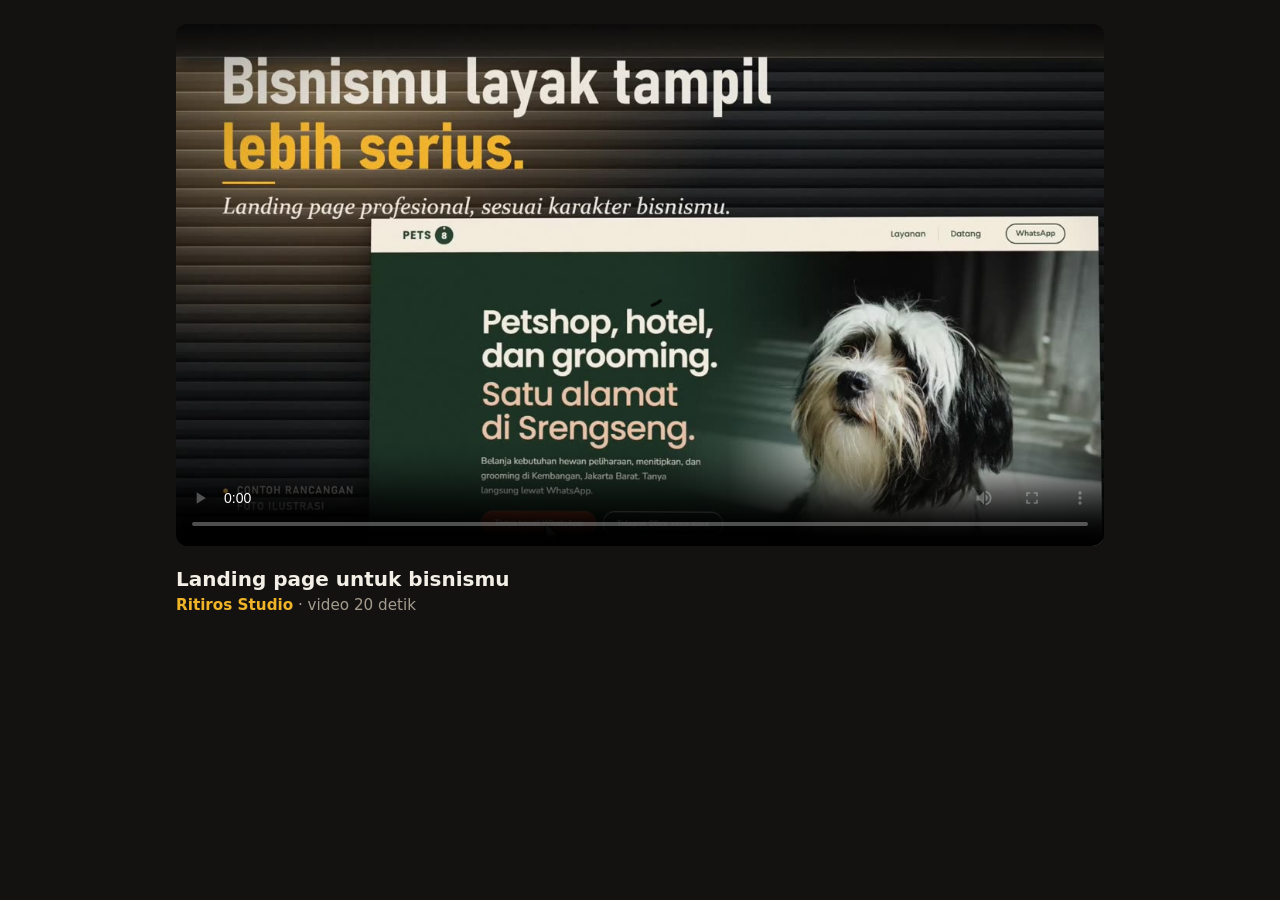
<file: promo/index.html>
<!doctype html>
<html lang="id">
<head>
<meta charset="utf-8">
<meta name="viewport" content="width=device-width, initial-scale=1">
<title>Landing page untuk bisnismu | Ritiros Studio</title>
<meta name="description" content="Video 20 detik: landing page profesional, sesuai karakter bisnismu.">
<meta property="og:type" content="website">
<meta property="og:site_name" content="Ritiros Studio">
<meta property="og:title" content="Landing page untuk bisnismu">
<meta property="og:description" content="Video 20 detik: landing page profesional, sesuai karakter bisnismu.">
<meta property="og:url" content="https://andizulfadil930-lang.github.io/tracker-prospek/promo/">
<meta property="og:image" content="https://andizulfadil930-lang.github.io/tracker-prospek/promo/poster.jpg">
<meta property="og:image:width" content="1200">
<meta property="og:image:height" content="675">
<style>
  :root { --bg: #141210; --fg: #f3efe7; --muted: #a39b8d; --accent: #f0b429; }
  * { box-sizing: border-box; }
  html, body { margin: 0; min-height: 100%; background: var(--bg); color: var(--fg);
    font-family: system-ui, -apple-system, "Segoe UI", Roboto, sans-serif; }
  main { max-width: 960px; margin: 0 auto; padding: 24px 16px 40px; }
  video { display: block; width: 100%; aspect-ratio: 16 / 9; background: #000; border-radius: 12px; }
  h1 { font-size: 1.25rem; line-height: 1.3; margin: 20px 0 4px; }
  p { margin: 0; color: var(--muted); font-size: .95rem; }
  p b { color: var(--accent); font-weight: 600; }
</style>
</head>
<body>
<main>
  <video controls playsinline preload="metadata" poster="poster.jpg">
    <source src="promo-20s-wa.mp4" type="video/mp4">
    Peramban kamu tidak bisa memutar video ini. <a href="promo-20s-wa.mp4">Unduh videonya</a>.
  </video>
  <h1>Landing page untuk bisnismu</h1>
  <p><b>Ritiros Studio</b> &middot; video 20 detik</p>
</main>
</body>
</html>
</file>
<file: overrides.css>
/* Penyesuaian tampilan di atas build dashboard (bundle React yang di-minify).
   Dimuat oleh index.html setelah stylesheet bawaan; dipasang otomatis oleh
   tools/apply-live-sync.py saat build diganti. */

/* Panel filter (kolom cari, tombol cepat, chip 39 jenis usaha) bawaan dashboard
   `sticky top-[72px]` dan setinggi 350-390px, jadi menempel di atas layar dan
   menutupi 40-60% layar saat daftar prospek di-scroll. Dibuat ikut scroll biasa. */
div.col-span-12.sticky.z-20 {
  position: static;
}
</file>
